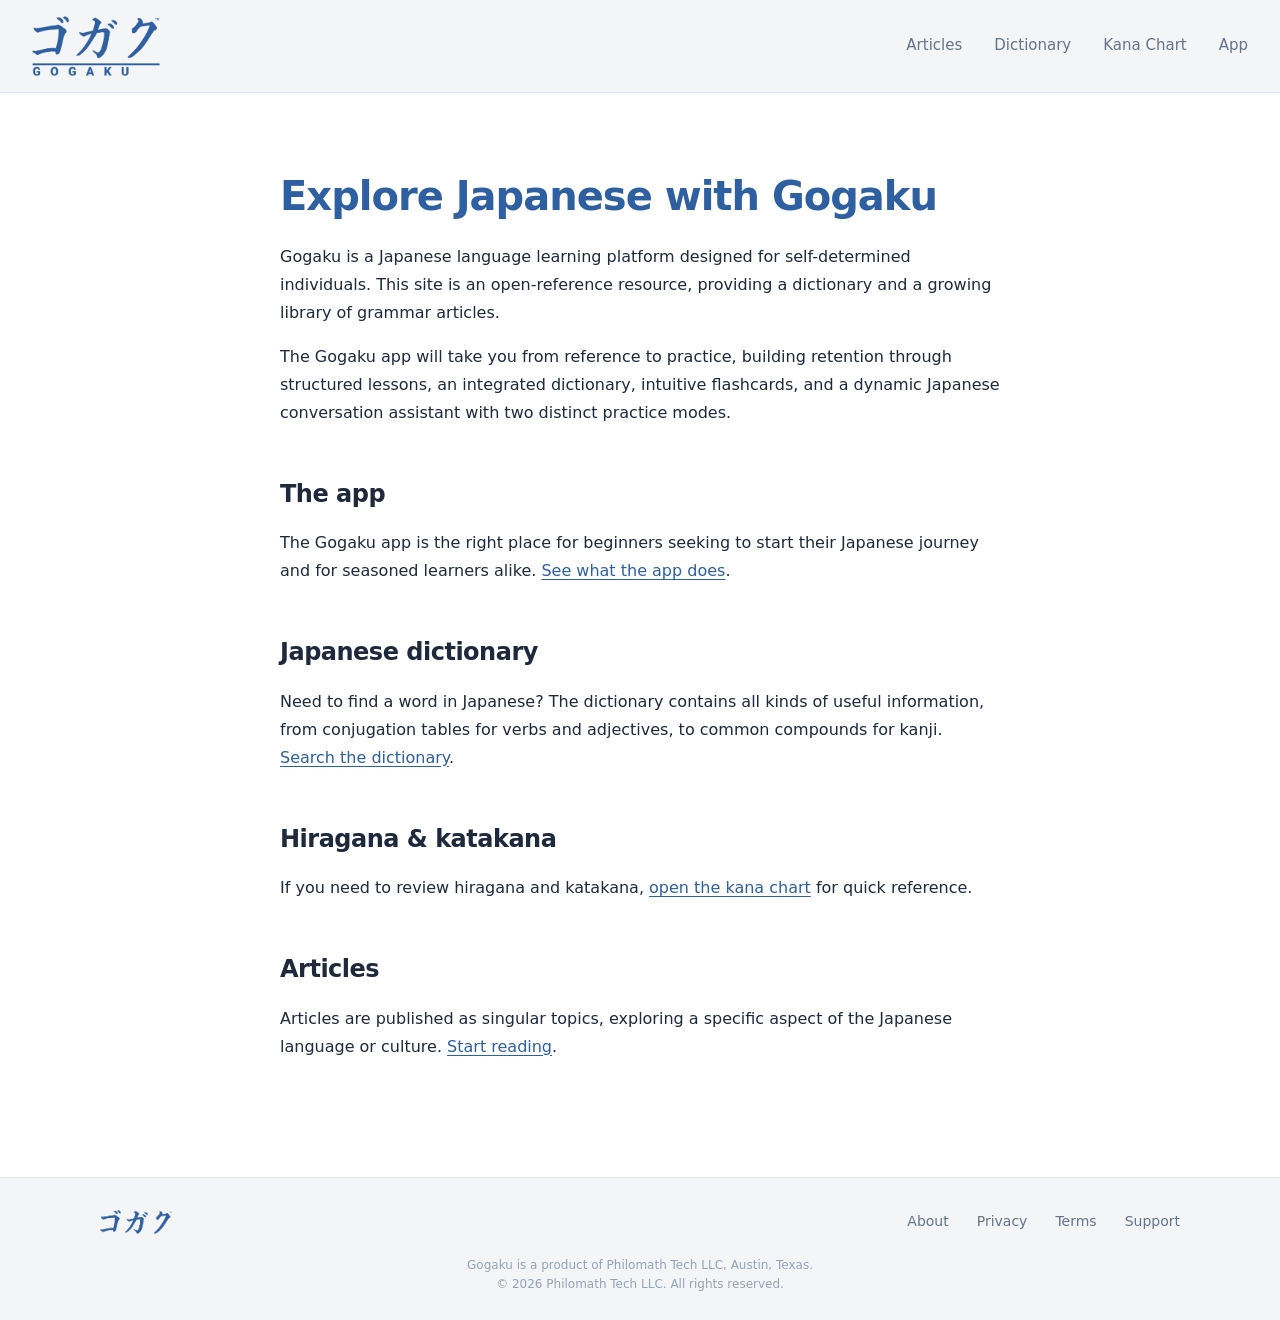
<file: index.html>
<!DOCTYPE html>
<html lang="en">
<head>
<meta charset="UTF-8">
<meta name="viewport" content="width=device-width, initial-scale=1.0">
<title>Gogaku — Learn, Search, Study and Chat in Japanese</title>
<meta name="description" content="A Japanese learning app for iOS, plus a free online dictionary, kana charts, and articles on learning Japanese.">
<link rel="canonical" href="https://gogakuapp.com/">
<link rel="icon" type="image/png" href="assets/gogaku-favicon.png">
<link rel="apple-touch-icon" sizes="180x180" href="assets/gogaku-favicon.png">
<meta name="apple-mobile-web-app-title" content="Gogaku">
<meta property="og:title" content="Gogaku — Learn, Search, Study, Chat">
<meta property="og:description" content="A Japanese learning app for iOS, plus a free online dictionary, kana charts, and articles on learning Japanese.">
<meta property="og:type" content="website">
<meta property="og:url" content="https://gogakuapp.com/">
<meta property="og:image" content="https://gogakuapp.com/assets/og-image.png">
<meta property="og:image:width" content="1200">
<meta property="og:image:height" content="630">
<meta name="twitter:card" content="summary_large_image">
<link rel="stylesheet" href="styles.css">
</head>
<body>
<nav>
  <a href="index.html" class="brand" aria-label="Gogaku — home">
    <img src="assets/gogaku-lockup-trademark.png" alt="Gogaku">
  </a>
  <div class="nav-links">
    <a href="articles.html">Articles</a>
    <a href="dictionary.html">Dictionary</a>
    <a href="kana.html">Kana Chart</a>
    <a href="app.html">App</a>
  </div>
</nav>

<section class="prose">
  <div class="container">

    <h1>Explore Japanese with Gogaku</h1>

    <p>Gogaku is a Japanese language learning platform designed for self-determined individuals. This site is an open-reference resource, providing a dictionary and a growing library of grammar articles.</p>
    <p>The Gogaku app will take you from reference to practice, building retention through structured lessons, an integrated dictionary, intuitive flashcards, and a dynamic Japanese conversation assistant with two distinct practice modes.</p>

    <h2>The app</h2>
    <p>The Gogaku app is the right place for beginners seeking to start their Japanese journey and for seasoned learners alike. <a href="app.html">See what the app does</a>.</p>

    <h2>Japanese dictionary</h2>
    <p>Need to find a word in Japanese? The dictionary contains all kinds of useful information, from conjugation tables for verbs and adjectives, to common compounds for kanji. <a href="dictionary.html">Search the dictionary</a>.</p>

    <h2>Hiragana & katakana</h2>
    <p>If you need to review hiragana and katakana, <a href="kana.html">open the kana chart</a> for quick reference.</p>

    <h2>Articles</h2>
    <p>Articles are published as singular topics, exploring a specific aspect of the Japanese language or culture. <a href="articles.html">Start reading</a>.</p>

  </div>
</section>

<!-- FOOTER -->
<footer>
  <div class="footer-inner">
    <div class="footer-brand">
      <img src="assets/gogaku-wordmark-trademark.png" alt="Gogaku">
    </div>
    <div class="footer-links">
      <a href="about.html">About</a>
      <a href="privacy.html">Privacy</a>
      <a href="terms.html">Terms</a>
      <a href="mailto:support@gogakuapp.com">Support</a>
    </div>
  </div>
  <div class="footer-bottom">
    Gogaku is a product of Philomath Tech LLC, Austin, Texas.<br>
    © 2026 Philomath Tech LLC. All rights reserved.
  </div>
</footer>

<script src="site.js"></script>

</body>
</html>
</file>
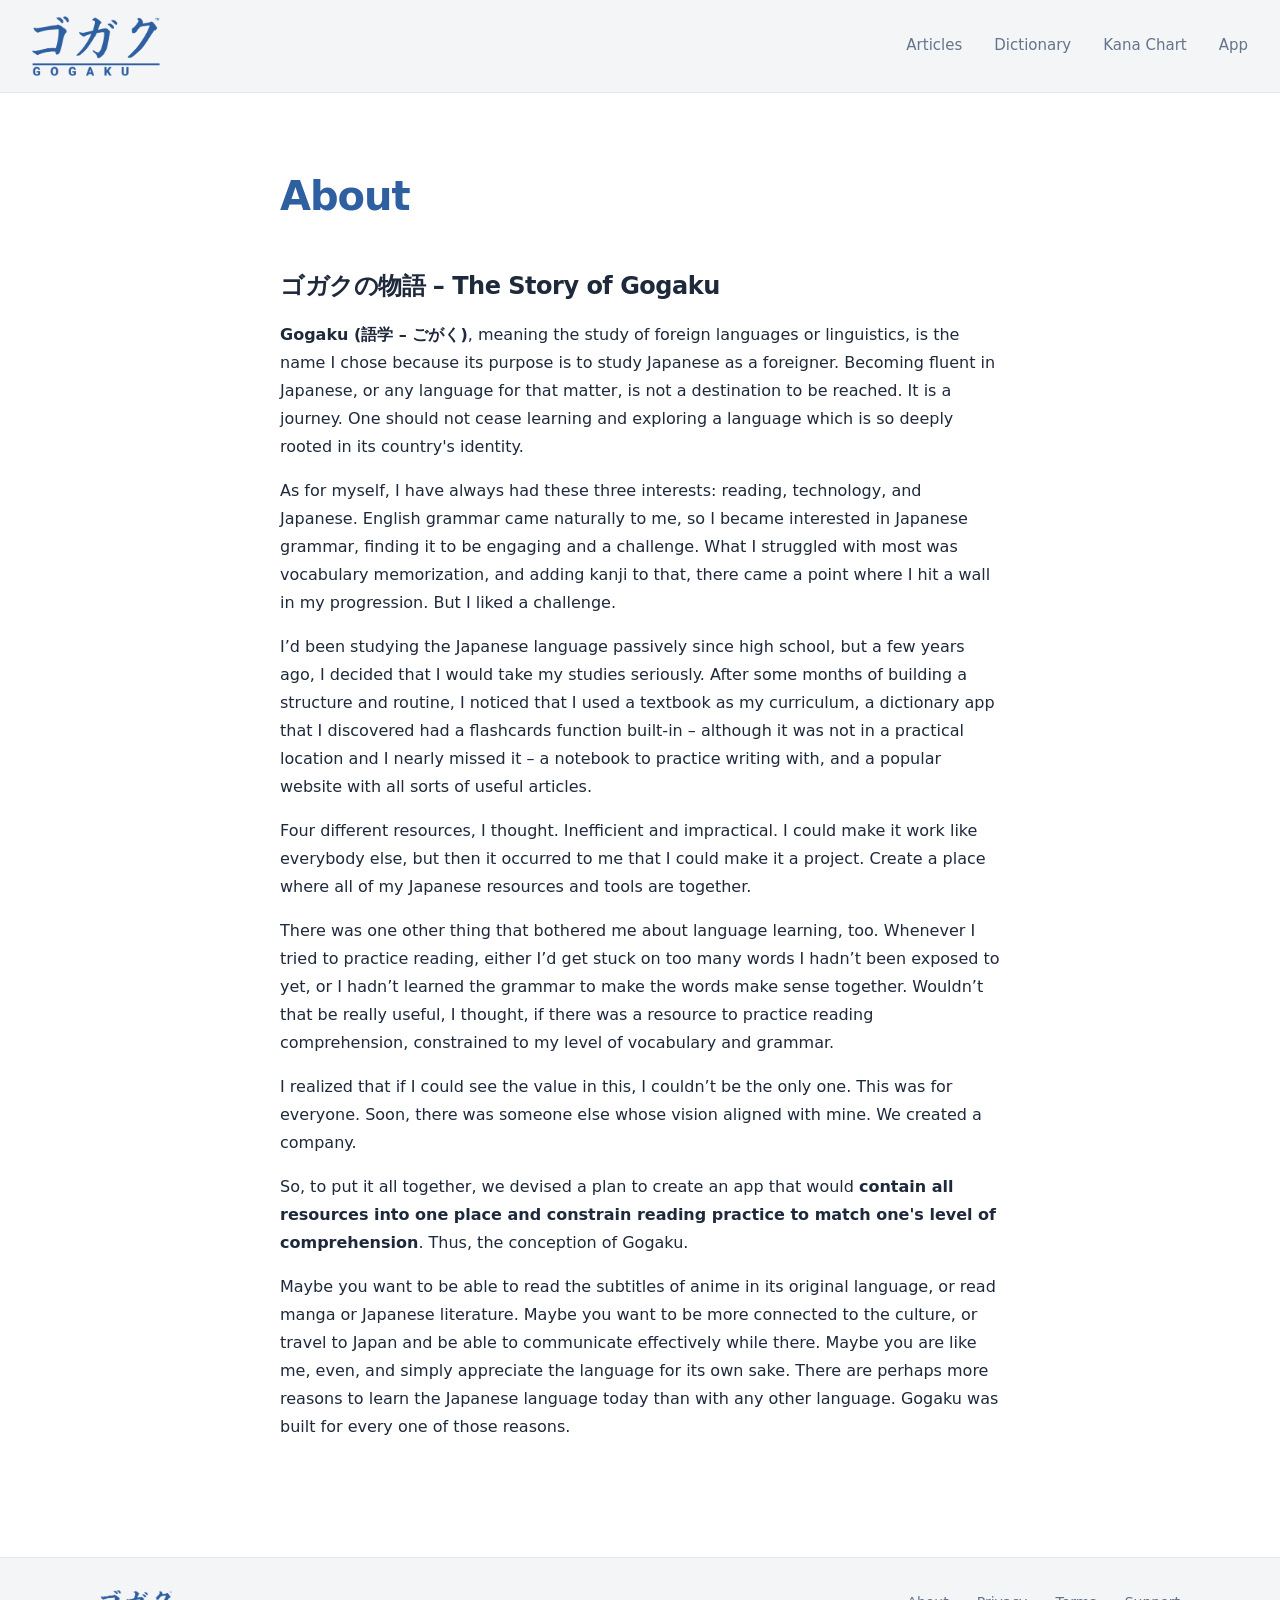
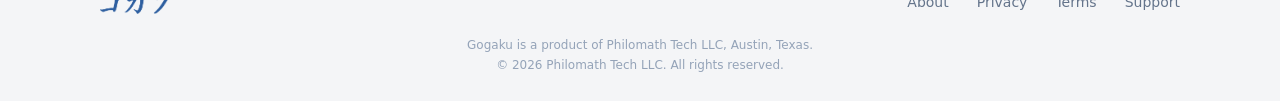
<file: about.html>
<!DOCTYPE html>
<html lang="en">
<head>
<meta charset="UTF-8">
<meta name="viewport" content="width=device-width, initial-scale=1.0">
<title>About — Gogaku</title>
<meta name="description" content="Why Gogaku exists, what makes it different, and who's behind it.">
<link rel="icon" type="image/png" href="assets/gogaku-favicon.png">
<link rel="apple-touch-icon" sizes="180x180" href="assets/gogaku-favicon.png">
<meta name="apple-mobile-web-app-title" content="Gogaku">
<link rel="stylesheet" href="styles.css">
</head>
<body>

<nav>
  <a href="index.html" class="brand" aria-label="Gogaku — home">
    <img src="assets/gogaku-lockup-trademark.png" alt="Gogaku">
  </a>
  <div class="nav-links">
    <a href="articles.html">Articles</a>
    <a href="dictionary.html">Dictionary</a>
    <a href="kana.html">Kana Chart</a>
    <a href="app.html">App</a>
  </div>
</nav>

<!-- PROSE -->
<section class="prose">
  <div class="container">

    <h1>About</h1>

    <h2>ゴガクの物語 – The Story of Gogaku</h2>

    <p><strong>Gogaku (語学 – ごがく)</strong>, meaning the study of foreign languages or linguistics, is the name I chose because its purpose is to study Japanese as a foreigner. Becoming fluent in Japanese, or any language for that matter, is not a destination to be reached. It is a journey. One should not cease learning and exploring a language which is so deeply rooted in its country's identity.</p>

    <p>As for myself, I have always had these three interests: reading, technology, and Japanese. English grammar came naturally to me, so I became interested in Japanese grammar, finding it to be engaging and a challenge. What I struggled with most was vocabulary memorization, and adding kanji to that, there came a point where I hit a wall in my progression. But I liked a challenge. </p>

    <p>
      I’d been studying the Japanese language passively since high school, but a few years ago, I decided that I would take my studies seriously. After some months of building a structure and routine, I noticed that I used a textbook as my curriculum, a dictionary app that I discovered had a flashcards function built-in – although it was not in a practical location and I nearly missed it – a notebook to practice writing with, and a popular website with all sorts of useful articles.
    </p>

    <p>
      Four different resources, I thought. Inefficient and impractical. I could make it work like everybody else, but then it occurred to me that I could make it a project. Create a place where all of my Japanese resources and tools are together.
    </p>

    <p>
    There was one other thing that bothered me about language learning, too. Whenever I tried to practice reading, either I’d get stuck on too many words I hadn’t been exposed to yet, or I hadn’t learned the grammar to make the words make sense together. Wouldn’t that be really useful, I thought, if there was a resource to practice reading comprehension, constrained to my level of vocabulary and grammar. 
    </p>

    <p>
      I realized that if I could see the value in this, I couldn’t be the only one. This was for everyone. Soon, there was someone else whose vision aligned with mine. We created a company.
    </p>

    <p>
      So, to put it all together, we devised a plan to create an app that would <strong>contain all resources into one place and constrain reading practice to match one's level of comprehension</strong>. Thus, the conception of Gogaku.
    </p>

    <p>
      Maybe you want to be able to read the subtitles of anime in its original language, or read manga or Japanese literature. Maybe you want to be more connected to the culture, or travel to Japan and be able to communicate effectively while there. Maybe you are like me, even, and simply appreciate the language for its own sake. There are perhaps more reasons to learn the Japanese language today than with any other language. Gogaku was built for every one of those reasons.
    </p>
  </div>
</section>

<!-- FOOTER -->
<footer>
  <div class="footer-inner">
    <div class="footer-brand">
      <img src="assets/gogaku-wordmark-trademark.png" alt="Gogaku">
    </div>
    <div class="footer-links">
      <a href="about.html">About</a>
      <a href="privacy.html">Privacy</a>
      <a href="terms.html">Terms</a>
      <a href="mailto:support@gogakuapp.com">Support</a>
    </div>
  </div>
  <div class="footer-bottom">
    Gogaku is a product of Philomath Tech LLC, Austin, Texas.<br>
    © 2026 Philomath Tech LLC. All rights reserved.
  </div>
</footer>

<script src="site.js"></script>

</body>
</html>
</file>
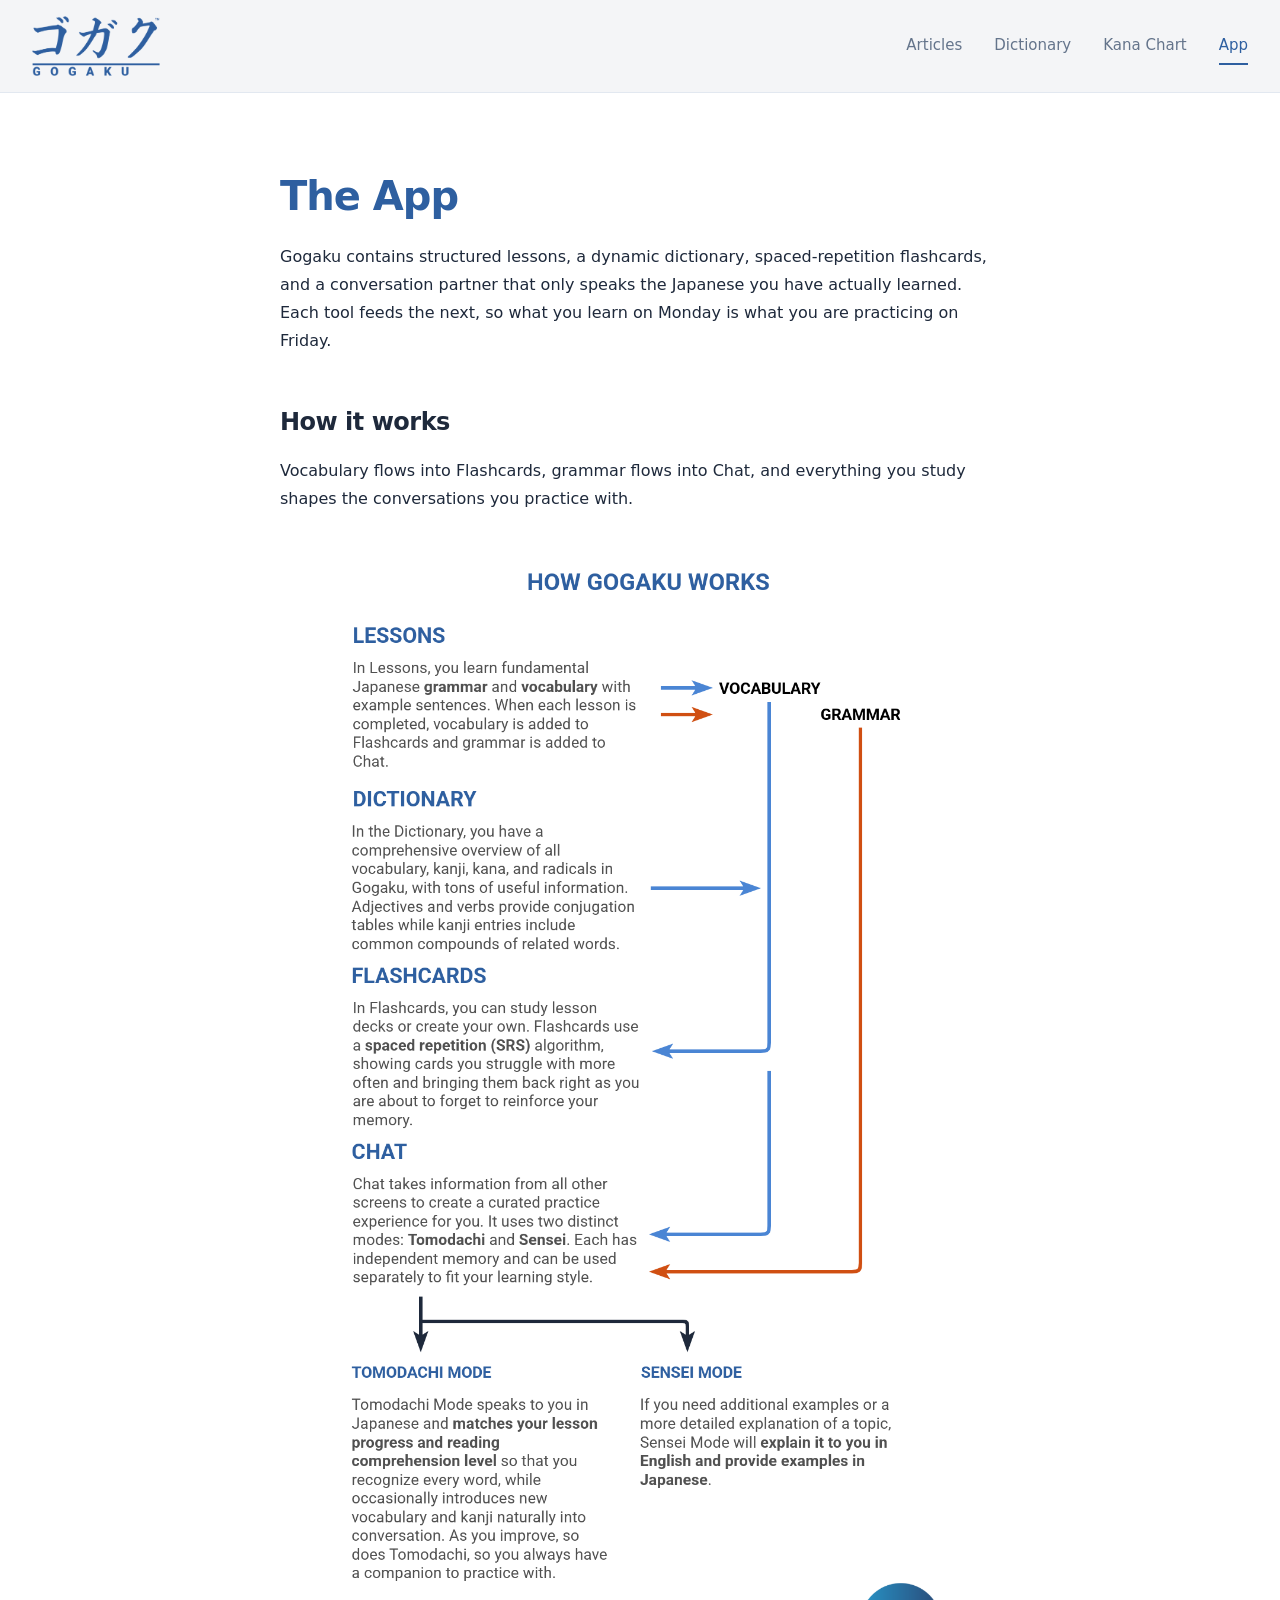
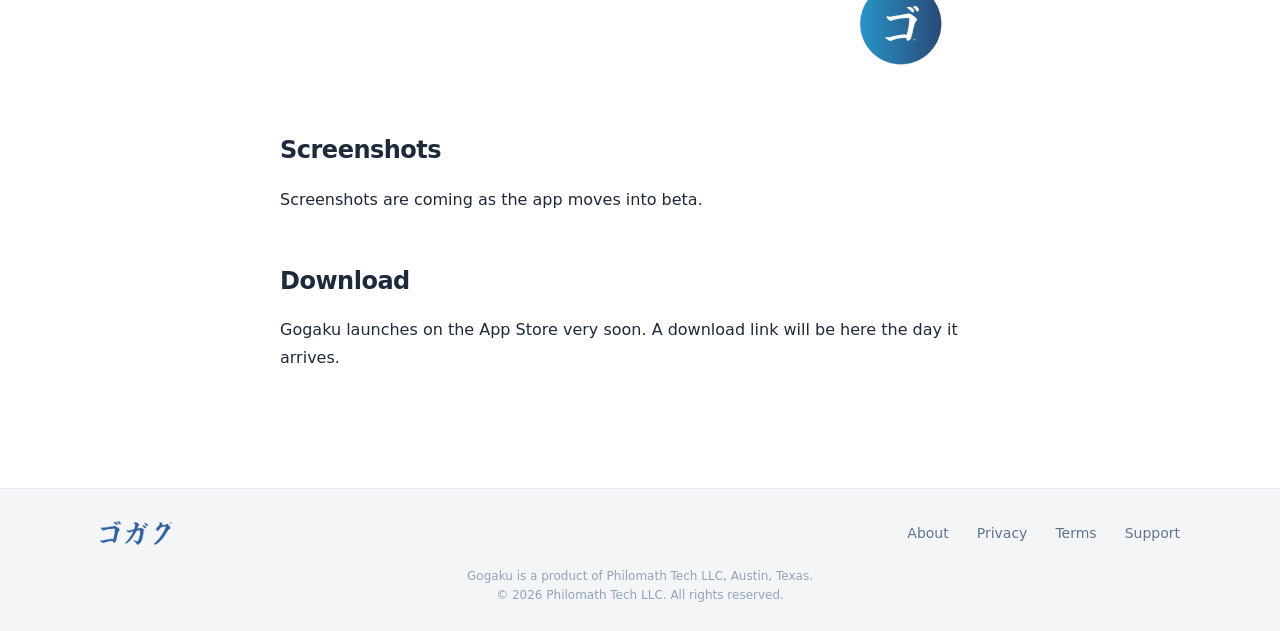
<file: app.html>
<!DOCTYPE html>
<html lang="en">
<head>
<meta charset="UTF-8">
<meta name="viewport" content="width=device-width, initial-scale=1.0">
<title>The App — Gogaku for iOS</title>
<meta name="description" content="Gogaku is a Japanese learning app for iOS. Structured lessons, a real dictionary, spaced-repetition flashcards, and a conversation partner that stays inside the vocabulary you have actually learned.">
<link rel="canonical" href="https://gogakuapp.com/app.html">
<link rel="icon" type="image/png" href="assets/gogaku-favicon.png">
<link rel="apple-touch-icon" sizes="180x180" href="assets/gogaku-favicon.png">
<meta name="apple-mobile-web-app-title" content="Gogaku">
<meta property="og:title" content="The App — Gogaku for iOS">
<meta property="og:description" content="Gogaku is a Japanese learning app for iOS. Structured lessons, a real dictionary, spaced-repetition flashcards, and a conversation partner that stays inside the vocabulary you have actually learned.">
<meta property="og:type" content="website">
<meta property="og:url" content="https://gogakuapp.com/app.html">
<meta property="og:image" content="https://gogakuapp.com/assets/og-image.png">
<meta property="og:image:width" content="1200">
<meta property="og:image:height" content="630">
<meta name="twitter:card" content="summary_large_image">
<link rel="stylesheet" href="styles.css">
</head>
<body>
<nav>
  <a href="index.html" class="brand" aria-label="Gogaku — home">
    <img src="assets/gogaku-lockup-trademark.png" alt="Gogaku">
  </a>
  <div class="nav-links">
    <a href="articles.html">Articles</a>
    <a href="dictionary.html">Dictionary</a>
    <a href="kana.html">Kana Chart</a>
    <a href="app.html" class="active">App</a>
  </div>
</nav>

<section class="prose">
  <div class="container">

    <h1>The App</h1>

    <p>Gogaku contains structured lessons, a dynamic dictionary, spaced-repetition flashcards, and a conversation partner that only speaks the Japanese you have actually learned. Each tool feeds the next, so what you learn on Monday is what you are practicing on Friday.</p>

    <h2>How it works</h2>

    <p>Vocabulary flows into Flashcards, grammar flows into Chat, and everything you study shapes the conversations you practice with.</p>

    <img class="diagram" src="assets/how-gogaku-works.png"
         width="1080" height="1920" loading="lazy"
         alt="How Gogaku works. Lessons teach grammar and vocabulary; completed lessons send vocabulary to Flashcards and grammar to Chat. The Dictionary covers all vocabulary, kanji, kana and radicals, and also feeds Flashcards. Flashcards use a spaced repetition algorithm to resurface cards you struggle with. Chat draws on every other screen and splits into two modes: Tomodachi Mode, which speaks Japanese matched to your lesson progress and comprehension level, and Sensei Mode, which explains topics in English with Japanese examples.">

    <h2>Screenshots</h2>
    <p>Screenshots are coming as the app moves into beta.</p>

    <h2>Download</h2>
    <p>Gogaku launches on the App Store very soon. A download link will be here the day it arrives.</p>

  </div>
</section>

<!-- FOOTER -->
<footer>
  <div class="footer-inner">
    <div class="footer-brand">
      <img src="assets/gogaku-wordmark-trademark.png" alt="Gogaku">
    </div>
    <div class="footer-links">
      <a href="about.html">About</a>
      <a href="privacy.html">Privacy</a>
      <a href="terms.html">Terms</a>
      <a href="mailto:support@gogakuapp.com">Support</a>
    </div>
  </div>
  <div class="footer-bottom">
    Gogaku is a product of Philomath Tech LLC, Austin, Texas.<br>
    © 2026 Philomath Tech LLC. All rights reserved.
  </div>
</footer>

<script src="site.js"></script>

</body>
</html>
</file>
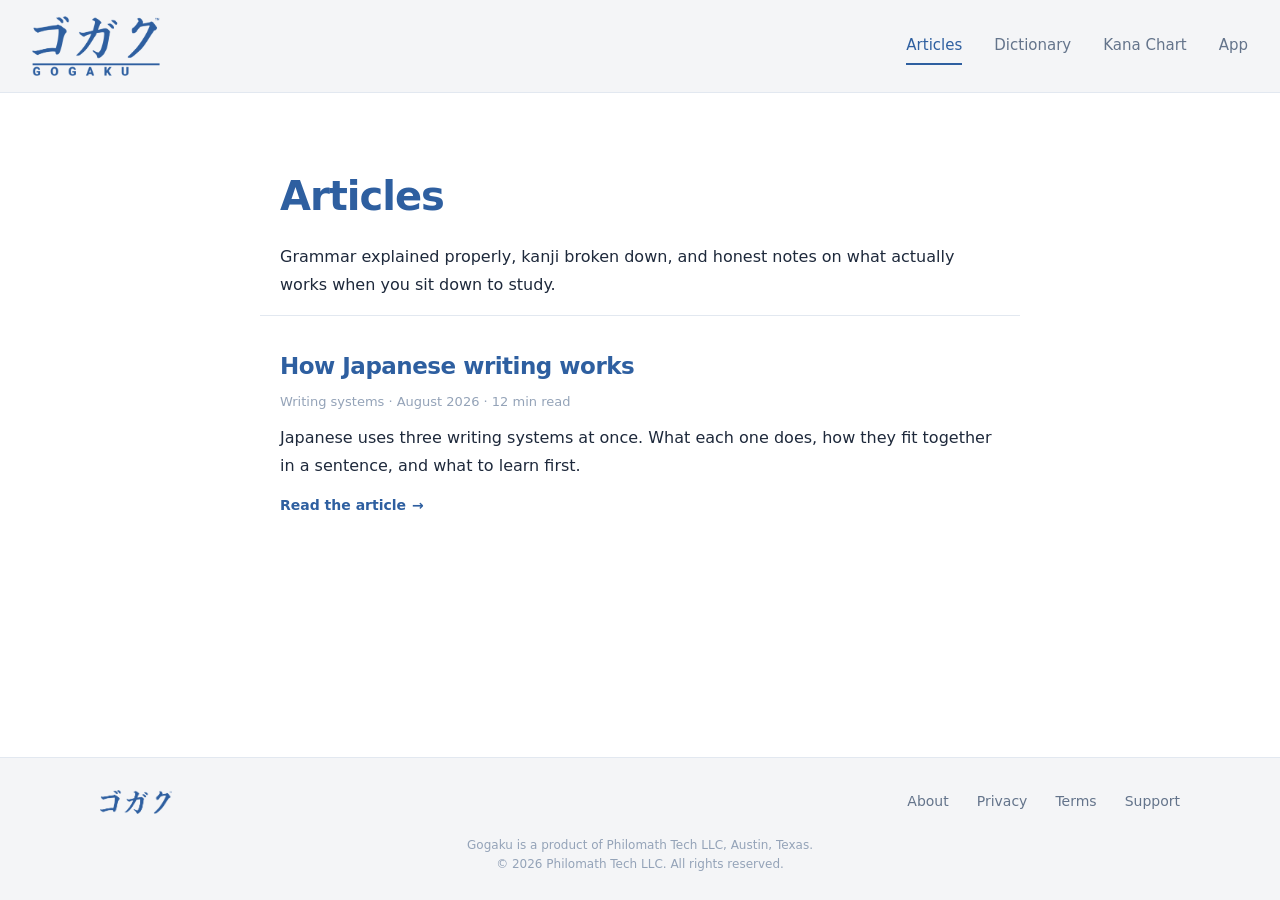
<file: articles.html>
<!DOCTYPE html>
<html lang="en">
<head>
<meta charset="UTF-8">
<meta name="viewport" content="width=device-width, initial-scale=1.0">
<title>Articles — Gogaku</title>
<meta name="description" content="Guides and explanations on learning Japanese — grammar, kanji, vocabulary, and how to actually study.">
<link rel="canonical" href="https://gogakuapp.com/articles.html">
<link rel="icon" type="image/png" href="assets/gogaku-favicon.png">
<link rel="apple-touch-icon" sizes="180x180" href="assets/gogaku-favicon.png">
<meta name="apple-mobile-web-app-title" content="Gogaku">
<meta property="og:title" content="Articles — Gogaku">
<meta property="og:description" content="Guides and explanations on learning Japanese — grammar, kanji, vocabulary, and how to actually study.">
<meta property="og:type" content="website">
<meta property="og:url" content="https://gogakuapp.com/articles.html">
<meta property="og:image" content="https://gogakuapp.com/assets/og-image.png">
<meta property="og:image:width" content="1200">
<meta property="og:image:height" content="630">
<meta name="twitter:card" content="summary_large_image">
<link rel="stylesheet" href="styles.css">
</head>
<body>
<nav>
  <a href="index.html" class="brand" aria-label="Gogaku — home">
    <img src="assets/gogaku-lockup-trademark.png" alt="Gogaku">
  </a>
  <div class="nav-links">
    <a href="articles.html" class="active">Articles</a>
    <a href="dictionary.html">Dictionary</a>
    <a href="kana.html">Kana Chart</a>
    <a href="app.html">App</a>
  </div>
</nav>

<section class="prose">
  <div class="container">

    <h1>Articles</h1>

    <p>Grammar explained properly, kanji broken down, and honest notes on what actually works when you sit down to study.</p>

    <!-- ==================================================================
         HOW TO ADD A POST
         1. Copy  articles/_template.html  to  articles/your-slug.html
         2. Copy the commented .post block below, paste it at the TOP of
            the list, and fill in the three fields.
         3. Add the new URL to sitemap.xml.
         4. Delete the "being written" paragraph once the first post is live.
         ================================================================== -->

    <a class="post" href="articles/japanese-writing-systems.html">
      <h2>How Japanese writing works</h2>
      <p class="post-meta">Writing systems &middot; August 2026 &middot; 12 min read</p>
      <p>Japanese uses three writing systems at once. What each one does, how they fit together in a sentence, and what to learn first.</p>
      <span class="post-read">Read the article<span aria-hidden="true">&rarr;</span></span>
    </a>

    <!--
    <a class="post" href="articles/your-slug.html">
      <h2>The title, written the way someone would search for it</h2>
      <p class="post-meta">Grammar &middot; August 2026 &middot; 8 min read</p>
      <p>One or two sentences on what the reader walks away with. Reuse this as the page's meta description so the two always agree.</p>
      <span class="post-read">Read the article<span aria-hidden="true">&rarr;</span></span>
    </a>
    -->

  </div>
</section>

<!-- FOOTER -->
<footer>
  <div class="footer-inner">
    <div class="footer-brand">
      <img src="assets/gogaku-wordmark-trademark.png" alt="Gogaku">
    </div>
    <div class="footer-links">
      <a href="about.html">About</a>
      <a href="privacy.html">Privacy</a>
      <a href="terms.html">Terms</a>
      <a href="mailto:support@gogakuapp.com">Support</a>
    </div>
  </div>
  <div class="footer-bottom">
    Gogaku is a product of Philomath Tech LLC, Austin, Texas.<br>
    © 2026 Philomath Tech LLC. All rights reserved.
  </div>
</footer>

<script src="site.js"></script>

</body>
</html>
</file>
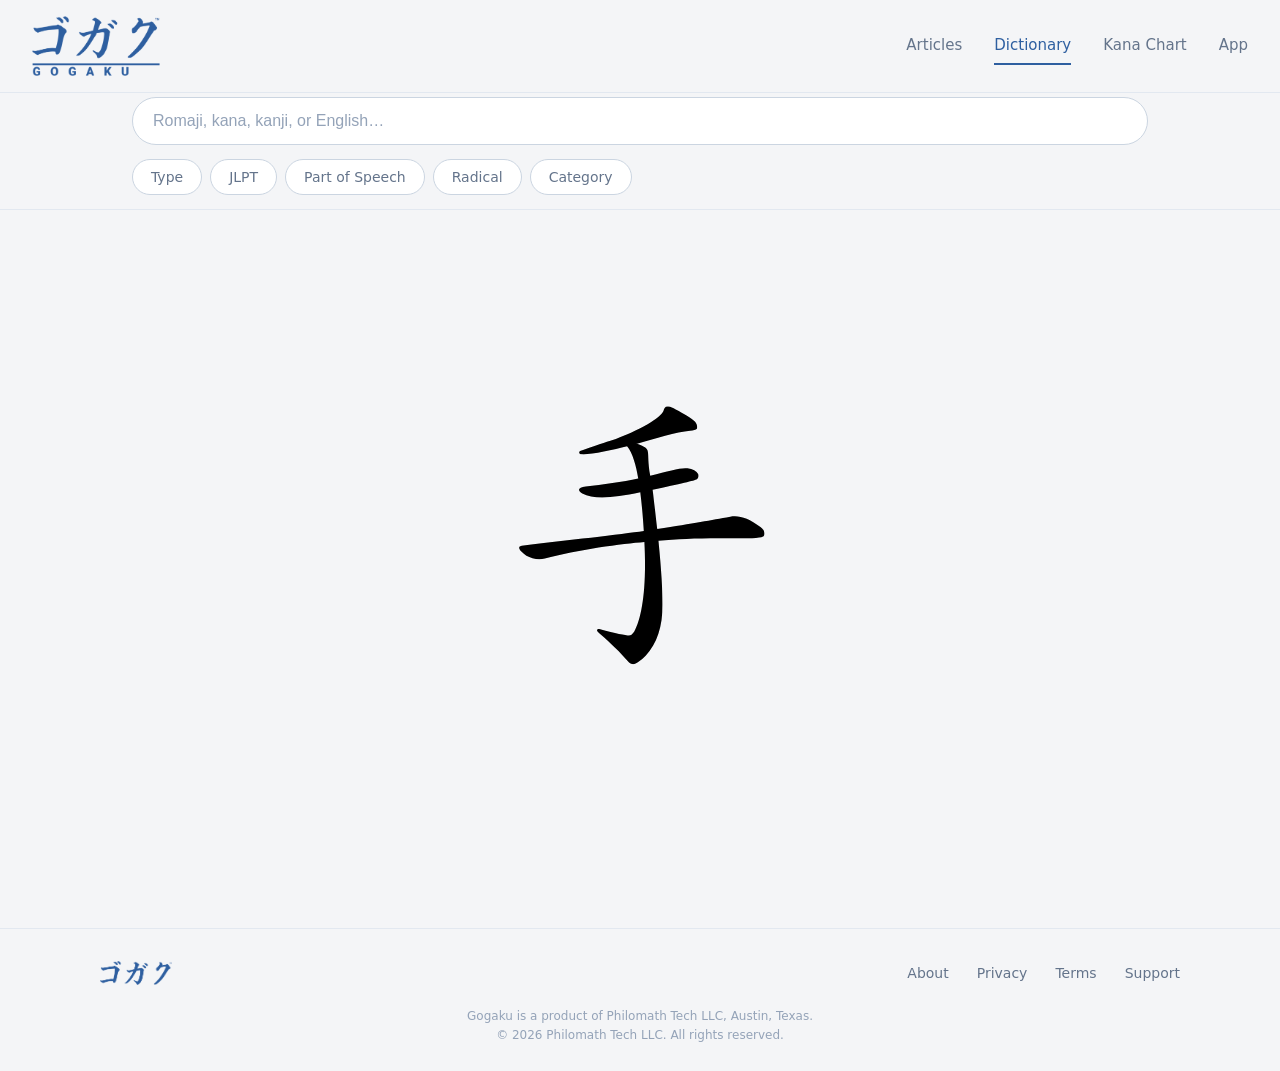
<file: dictionary.html>
<!DOCTYPE html>
<html lang="en">
<head>
<meta charset="UTF-8">
<meta name="viewport" content="width=device-width, initial-scale=1.0">
<title>Dictionary — Gogaku</title>
<meta name="description" content="Search Gogaku's Japanese dictionary — over 10,000 words and kanji with readings, meanings, JLPT levels, radicals, conjugation tables and example sentences.">
<link rel="icon" type="image/png" href="assets/gogaku-favicon.png">
<link rel="apple-touch-icon" sizes="180x180" href="assets/gogaku-favicon.png">
<meta name="apple-mobile-web-app-title" content="Gogaku">
<meta property="og:title" content="Dictionary — Gogaku">
<meta property="og:description" content="Over 10,000 Japanese words and kanji with readings, meanings, JLPT levels and conjugations.">
<meta property="og:type" content="website">
<meta property="og:url" content="https://gogakuapp.com/dictionary.html">
<meta property="og:image" content="https://gogakuapp.com/assets/og-image.png">
<meta property="og:image:width" content="1200">
<meta property="og:image:height" content="630">
<meta name="twitter:card" content="summary_large_image">
<link rel="stylesheet" href="styles.css?v=3">
<link rel="stylesheet" href="dictionary.css?v=3">
</head>
<body>

<nav>
  <a href="index.html" class="brand" aria-label="Gogaku — home">
    <img src="assets/gogaku-lockup-trademark.png" alt="Gogaku">
  </a>
  <div class="nav-links">
    <a href="articles.html">Articles</a>
    <a href="dictionary.html" class="active">Dictionary</a>
    <a href="kana.html">Kana Chart</a>
    <a href="app.html">App</a>
  </div>
</nav>

<h1 class="sr-only">Gogaku Japanese dictionary</h1>

<div class="dict-bar">
  <div class="wrap">
    <div class="dict-field">
      <input id="q" type="search" autocomplete="off" spellcheck="false"
             placeholder="Romaji, kana, kanji, or English…" aria-label="Search the dictionary">
      <button class="dict-clear" id="clear" aria-label="Clear search">&times;</button>
    </div>
    <div class="facet-tabs" id="tabs" role="tablist"></div>
  </div>
  <div class="facet-band" id="band" hidden>
    <div class="wrap" id="band-body"></div>
  </div>
  <div class="chips" id="chips" hidden></div>
</div>

<p class="dict-loading" id="loading">Loading the dictionary…</p>

<main class="dict-main" id="shell" data-mode="idle" hidden>
  <section class="results-col" id="results-col">
    <p class="dict-count" id="count"></p>
    <div class="results" id="results"></div>
    <nav class="pager" id="pager" aria-label="Results pages"></nav>
  </section>

  <div class="stroke-stage" id="stroke-stage" aria-hidden="true">
    <div class="stroke-holder" id="stroke-holder"></div>
  </div>

  <aside class="detail" id="detail" aria-live="polite">
    <div class="sheet-head">
      <button class="sheet-back" id="sheet-close">
        <svg viewBox="0 0 24 24" aria-hidden="true"><path d="M15 5l-7 7 7 7"/></svg>
        <span>Results</span>
      </button>
    </div>
    <div class="detail-scroll" id="detail-scroll"></div>
  </aside>
</main>

<footer>
  <div class="footer-inner">
    <div class="footer-brand">
      <img src="assets/gogaku-wordmark-trademark.png" alt="Gogaku">
    </div>
    <div class="footer-links">
      <a href="about.html">About</a>
      <a href="privacy.html">Privacy</a>
      <a href="terms.html">Terms</a>
      <a href="mailto:support@gogakuapp.com">Support</a>
    </div>
  </div>
  <div class="footer-bottom">
    Gogaku is a product of Philomath Tech LLC, Austin, Texas.<br>
    © 2026 Philomath Tech LLC. All rights reserved.
  </div>
</footer>

<script>
(function () {
  'use strict';

  var DATA = 'data/';
  var PAGE = 25;

  /* Mirrors the app's theme.js palette. */
  var TONE = {
    tab:      '#2e5fa0',   /* primary — Royal Oxford, the facet tabs */
    type:     '#4a85d4',   /* vocabAccent */
    kanji:    '#d04f12',   /* kanjiAccent */
    jlpt:     '#138a73',   /* badgeSolidJLPT */
    pos:      '#2e5fa0',   /* primary */
    radical:  '#d04f12',   /* kanjiAccent */
    category: '#d05a85'    /* pink */
  };
  var TYPE_LABEL = { v: 'Vocabulary', k: 'Kanji', g: 'Grammar' };

  /* index columns */
  var ID = 0, WORD = 1, READ = 2, MEAN = 3, TYPE = 4, POS = 5,
      JLPT = 6, CAT = 7, RAD = 8, RADPOS = 9, MEANLC = 10, ROMAJI = 11;

  var VERB_LABELS = [
    ['polite',        'Polite',                'do / will do (polite)'],
    ['plain',         'Plain',                 'do / will do'],
    ['politeNeg',     'Polite negative',       "don't / won't (polite)"],
    ['plainNeg',      'Plain negative',        "don't / won't"],
    ['politePast',    'Polite past',           'did (polite)'],
    ['plainPast',     'Plain past',            'did'],
    ['politePastNeg', 'Polite past negative',  "didn't (polite)"],
    ['pastNeg',       'Plain past negative',   "didn't"],
    ['te',            'Te form',               'and / please'],
    ['tai',           'Tai form',              'want to'],
    ['volPolite',     'Polite volitional',     "let's / shall (polite)"],
    ['vol',           'Plain volitional',      "let's / shall"],
    ['pot',           'Potential',             'can / able to'],
    ['imp',           'Imperative',            'command'],
    ['cond',          'Conditional',           'if / when'],
    ['adv',           'Adverbial',             'as an adverb']
  ];

  var ADJ_LABELS = [
    ['polite',        'Polite',                'is (polite)'],
    ['plain',         'Plain',                 'is'],
    ['politeNeg',     'Polite negative',       'is not (polite)'],
    ['plainNeg',      'Plain negative',        'is not'],
    ['politePast',    'Polite past',           'was (polite)'],
    ['plainPast',     'Plain past',            'was'],
    ['politePastNeg', 'Polite past negative',  'was not (polite)'],
    ['pastNeg',       'Plain past negative',   'was not'],
    ['te',            'Te form',               'and / linking'],
    ['cond',          'Conditional',           'if / when'],
    ['adv',           'Adverbial',             'as an adverb'],
    ['volPolite',     'Polite volitional',     'probably (polite)'],
    ['vol',           'Plain volitional',      'probably'],
    ['tai',           'Tai form',              'want to'],
    ['pot',           'Potential',             'can / able to'],
    ['imp',           'Imperative',            'command']
  ];

  var entries = [], byId = {}, kanjiByChar = {}, details = null, meta = null;
  var view = [], page = 0, selected = null, activeTab = '';
  var pushedEntries = 0;   // how many entry states we have pushed onto history
  var queryFromStroke = false;   // search box was filled by tapping the animation

  var state = { q: '', type: '', jlpt: '', pos: '', radical: '', radPos: '', category: '' };

  var el = {};
  ['q','clear','tabs','band','band-body','chips','results','count','detail',
   'detail-scroll','sheet-close','shell','loading','pager','results-col',
   'stroke-stage','stroke-holder'].forEach(function (id) {
    el[id.replace(/-(\w)/g, function (m, c) { return c.toUpperCase(); })] =
      document.getElementById(id);
  });
  el.bar = document.querySelector('.dict-bar');

  /* ---------- romaji ------------------------------------------------- */

  var KANA_MAP = {
    'あ':'a','い':'i','う':'u','え':'e','お':'o',
    'か':'ka','き':'ki','く':'ku','け':'ke','こ':'ko',
    'が':'ga','ぎ':'gi','ぐ':'gu','げ':'ge','ご':'go',
    'さ':'sa','し':'shi','す':'su','せ':'se','そ':'so',
    'ざ':'za','じ':'ji','ず':'zu','ぜ':'ze','ぞ':'zo',
    'た':'ta','ち':'chi','つ':'tsu','て':'te','と':'to',
    'だ':'da','ぢ':'ji','づ':'zu','で':'de','ど':'do',
    'な':'na','に':'ni','ぬ':'nu','ね':'ne','の':'no',
    'は':'ha','ひ':'hi','ふ':'fu','へ':'he','ほ':'ho',
    'ば':'ba','び':'bi','ぶ':'bu','べ':'be','ぼ':'bo',
    'ぱ':'pa','ぴ':'pi','ぷ':'pu','ぺ':'pe','ぽ':'po',
    'ま':'ma','み':'mi','む':'mu','め':'me','も':'mo',
    'や':'ya','ゆ':'yu','よ':'yo',
    'ら':'ra','り':'ri','る':'ru','れ':'re','ろ':'ro',
    'わ':'wa','ゐ':'i','ゑ':'e','を':'o','ん':'n',
    'ゃ':'ya','ゅ':'yu','ょ':'yo','ぁ':'a','ぃ':'i','ぅ':'u','ぇ':'e','ぉ':'o'
  };
  var DIGRAPH = {
    'きゃ':'kya','きゅ':'kyu','きょ':'kyo','しゃ':'sha','しゅ':'shu','しょ':'sho',
    'ちゃ':'cha','ちゅ':'chu','ちょ':'cho','にゃ':'nya','にゅ':'nyu','にょ':'nyo',
    'ひゃ':'hya','ひゅ':'hyu','ひょ':'hyo','みゃ':'mya','みゅ':'myu','みょ':'myo',
    'りゃ':'rya','りゅ':'ryu','りょ':'ryo','ぎゃ':'gya','ぎゅ':'gyu','ぎょ':'gyo',
    'じゃ':'ja','じゅ':'ju','じょ':'jo','びゃ':'bya','びゅ':'byu','びょ':'byo',
    'ぴゃ':'pya','ぴゅ':'pyu','ぴょ':'pyo'
  };

  function toHiragana(text) {
    return String(text || '').replace(/[\u30a1-\u30f6]/g, function (ch) {
      return String.fromCharCode(ch.charCodeAt(0) - 0x60);
    });
  }

  function toRomaji(kana) {
    var src = toHiragana(kana), out = '', i = 0;
    while (i < src.length) {
      var pair = src.substr(i, 2);
      if (DIGRAPH[pair]) { out += DIGRAPH[pair]; i += 2; continue; }
      var ch = src.charAt(i);
      if (ch === 'っ') {
        var nxt = DIGRAPH[src.substr(i + 1, 2)] || KANA_MAP[src.charAt(i + 1)] || '';
        if (nxt) { out += nxt.charAt(0); }
        i += 1; continue;
      }
      if (ch === 'ー') { i += 1; continue; }
      out += KANA_MAP[ch] || ch;
      i += 1;
    }
    return out;
  }

  function ruby(segments, fallback) {
    if (!segments || !segments.length) { return esc(fallback || ''); }
    var html = '';
    for (var i = 0; i < segments.length; i++) {
      var text = esc(segments[i][0]);
      html += segments[i][1]
        ? '<ruby>' + text + '<rt>' + esc(segments[i][1]) + '</rt></ruby>'
        : text;
    }
    return html;
  }

  /* Every kanji in a vocabulary word links to its own entry, so you can study
     the characters from the word side. Spans rather than buttons: <ruby> is
     fussy about interactive descendants in Safari. */
  function kanjiChars(text) {
    var out = '', str = String(text || ''), i = 0;
    while (i < str.length) {
      var code = str.charCodeAt(i);
      var size = (code >= 0xD800 && code <= 0xDBFF && i + 1 < str.length) ? 2 : 1;
      var ch = str.substr(i, size);
      var k = kanjiByChar[ch];
      out += k
        ? '<span class="kanji-link" role="link" tabindex="0" data-id="' + esc(k[ID]) +
          '" title="Open ' + esc(ch) + '">' + esc(ch) + '</span>'
        : esc(ch);
      i += size;
    }
    return out;
  }

  function rubyLinked(segments, fallback) {
    if (!segments || !segments.length) { return kanjiChars(fallback || ''); }
    var html = '';
    for (var i = 0; i < segments.length; i++) {
      var base = kanjiChars(segments[i][0]);
      html += segments[i][1]
        ? '<ruby>' + base + '<rt>' + esc(segments[i][1]) + '</rt></ruby>'
        : base;
    }
    return html;
  }

  /* The kanji entry's own `reading` is its most common reading. Whichever of
     on'yomi / kun'yomi contains it gets the accent colour — it is not always
     kun'yomi. Falls back to a longest-prefix match, then to neither. */
  function readingList(value) {
    var out = [];
    var raw = String(value || '').replace(/\u3001/g, ',').split(',');
    for (var i = 0; i < raw.length; i++) {
      var text = raw[i].trim();
      if (text) { out.push(text); }
    }
    return out;
  }

  /* Returns which group holds the entry's own reading, and which single item
     inside that group it is — so only that one reading gets the accent. */
  function primaryReading(reading, on, kun) {
    var target = toHiragana(String(reading || '').trim());
    if (!target) { return null; }

    var groups = [['on', readingList(on)], ['kun', readingList(kun)]];
    var g, items, i;

    for (g = 0; g < groups.length; g++) {
      items = groups[g][1];
      for (i = 0; i < items.length; i++) {
        if (toHiragana(items[i]) === target) {
          return { group: groups[g][0], item: items[i] };
        }
      }
    }

    var best = null, bestLen = 0;
    for (g = 0; g < groups.length; g++) {
      items = groups[g][1];
      for (i = 0; i < items.length; i++) {
        var hira = toHiragana(items[i]);
        if (hira && target.indexOf(hira) === 0 && hira.length > bestLen) {
          best = { group: groups[g][0], item: items[i] };
          bestLen = hira.length;
        }
      }
    }
    return best;
  }

  /* Renders a comma-separated reading list, accenting only the matching item. */
  function readingHtml(value, accentItem) {
    var items = readingList(value);
    var out = [];
    for (var i = 0; i < items.length; i++) {
      var hit = accentItem !== null && items[i] === accentItem;
      out.push('<span class="yomi' + (hit ? ' primary' : '') + '">' +
               esc(items[i]) + '</span>');
    }
    return out.join('<span class="yomi-sep">, </span>');
  }

  function esc(text) {
    return String(text)
      .replace(/&/g, '&amp;').replace(/</g, '&lt;')
      .replace(/>/g, '&gt;').replace(/"/g, '&quot;');
  }

  /* ---------- which filters apply ------------------------------------ */

  function visibleTabs() {
    var tabs = [['type', 'Type'], ['jlpt', 'JLPT']];
    if (state.type !== 'k') { tabs.push(['pos', 'Part of Speech']); }
    if (state.type !== 'v') { tabs.push(['radical', 'Radical']); }
    tabs.push(['category', 'Category']);
    return tabs;
  }

  function pruneFilters() {
    if (state.type === 'k') { state.pos = ''; }
    if (state.type === 'v') { state.radical = ''; state.radPos = ''; }
    var names = visibleTabs().map(function (t) { return t[0]; });
    if (activeTab && names.indexOf(activeTab) === -1) { activeTab = ''; }
  }

  /* ---------- filter UI ---------------------------------------------- */

  function renderTabs() {
    var html = '';
    visibleTabs().forEach(function (tab) {
      html += '<button class="pill" type="button" role="tab" data-tab="' + tab[0] + '"' +
              ' style="--tint:' + TONE.tab + '"' +
              ' aria-selected="' + (activeTab === tab[0] ? 'true' : 'false') + '">' +
              tab[1] + '</button>';
    });
    el.tabs.innerHTML = html;
    Array.prototype.forEach.call(el.tabs.querySelectorAll('.pill'), function (b) {
      b.addEventListener('click', function () {
        var name = b.getAttribute('data-tab');
        activeTab = (activeTab === name) ? '' : name;
        renderTabs();
        renderBand();
        measureSticky();
      });
    });
  }

  function optionPill(key, value, label, tint) {
    var on = state[key] === value;
    return '<button class="pill" type="button" data-key="' + key + '"' +
           ' data-value="' + esc(value) + '" style="--tint:' + tint + '"' +
           ' aria-pressed="' + (on ? 'true' : 'false') + '">' + esc(label) + '</button>';
  }

  // Small filled-zone glyph for a radical position (matches the app diagram).
  var POS_GLYPHS = {
    'left':        '<span class="pg-fill pg-left"></span>',
    'right':       '<span class="pg-fill pg-right"></span>',
    'top':         '<span class="pg-fill pg-top"></span>',
    'bottom':      '<span class="pg-fill pg-bottom"></span>',
    'enclosure':   '<span class="pg-fill pg-full"></span><span class="pg-hole"></span>',
    'top-left':    '<span class="pg-fill pg-top"></span><span class="pg-fill pg-left"></span>',
    'bottom-left': '<span class="pg-fill pg-bottom"></span><span class="pg-fill pg-left"></span>'
  };

  // Glyph-only pill for a radical position; the position name is kept as the
  // accessible label and tooltip.
  function posPill(value, tint) {
    var on = state.radPos === value;
    var inner = POS_GLYPHS[value] || '';
    return '<button class="pill pill-glyph" type="button" data-key="radPos"' +
           ' data-value="' + esc(value) + '" style="--tint:' + tint + '"' +
           ' aria-pressed="' + (on ? 'true' : 'false') + '"' +
           ' aria-label="' + esc(value) + '" title="' + esc(value) + '">' +
           '<span class="pos-glyph" aria-hidden="true">' + inner + '</span></button>';
  }

  function renderBand() {
    if (!activeTab) { el.band.hidden = true; return; }
    el.band.hidden = false;
    var html = '', i;

    if (activeTab === 'type') {
      html = '<div class="facet-scroll">' +
             optionPill('type', 'v', 'Vocabulary', TONE.type) +
             optionPill('type', 'k', 'Kanji', TONE.kanji) +
             '</div>';
    } else if (activeTab === 'jlpt') {
      html = '<div class="facet-scroll">';
      for (i = 0; i < meta.jlpt.length; i++) {
        html += optionPill('jlpt', meta.jlpt[i], meta.jlpt[i], TONE.jlpt);
      }
      html += '</div>';
    } else if (activeTab === 'pos') {
      html = '<div class="facet-scroll">';
      for (i = 0; i < meta.partsOfSpeech.length; i++) {
        html += optionPill('pos', meta.partsOfSpeech[i], meta.partsOfSpeech[i], TONE.pos);
      }
      html += '</div>';
    } else if (activeTab === 'category') {
      html = '<div class="facet-scroll">';
      for (i = 0; i < meta.categories.length; i++) {
        html += optionPill('category', meta.categories[i], meta.categories[i], TONE.category);
      }
      html += '</div>';
    } else if (activeTab === 'radical') {
      html = '<div class="facet-scroll">' +
             optionPill('radPos', '', 'All', TONE.radical);
      for (i = 0; i < meta.radicalPositions.length; i++) {
        html += posPill(meta.radicalPositions[i], TONE.radical);
      }
      html += '</div><div class="rad-grid">';
      for (i = 0; i < meta.radicals.length; i++) {
        var rad = meta.radicals[i];
        if (state.radPos && !radicalHasPosition(rad.char, state.radPos)) { continue; }
        html += '<button class="rad-cell" type="button" data-key="radical"' +
                ' data-value="' + esc(rad.char) + '"' +
                ' title="' + esc(rad.gloss || rad.char) + '"' +
                ' aria-pressed="' + (state.radical === rad.char ? 'true' : 'false') + '">' +
                esc(rad.char) + '</button>';
      }
      html += '</div>';
    }

    el.bandBody.innerHTML = html;
    Array.prototype.forEach.call(
      el.bandBody.querySelectorAll('[data-key]'), function (btn) {
        btn.addEventListener('click', function () {
          var key = btn.getAttribute('data-key');
          var value = btn.getAttribute('data-value');
          state[key] = (state[key] === value) ? '' : value;
          // Changing what is being filtered invalidates the open entry.
          clearSelection();
          if (key === 'type') { pruneFilters(); renderTabs(); }
          renderBand();
          renderChips();
          compute();
          measureSticky();
        });
      });
  }

  var radPosCache = null;
  function radicalHasPosition(char, position) {
    if (!radPosCache) {
      radPosCache = {};
      for (var i = 0; i < entries.length; i++) {
        var e = entries[i];
        if (e[TYPE] !== 'k' || !e[RAD]) { continue; }
        (radPosCache[e[RAD]] = radPosCache[e[RAD]] || {})[e[RADPOS] || ''] = true;
      }
    }
    return !!(radPosCache[char] && radPosCache[char][position]);
  }

  function radicalGloss(char) {
    for (var i = 0; i < meta.radicals.length; i++) {
      if (meta.radicals[i].char === char) { return meta.radicals[i].gloss; }
    }
    return '';
  }

  function renderChips() {
    var items = [];
    if (state.type) {
      items.push(['type', TYPE_LABEL[state.type].toLowerCase(),
                  state.type === 'k' ? TONE.kanji : TONE.type]);
    }
    if (state.jlpt) { items.push(['jlpt', state.jlpt, TONE.jlpt]); }
    if (state.pos) { items.push(['pos', state.pos, TONE.pos]); }
    if (state.radical) {
      var gloss = radicalGloss(state.radical);
      items.push(['radical', state.radical + (gloss ? ' \u00b7 ' + gloss : ''), TONE.radical]);
    }
    if (state.radPos) { items.push(['radPos', state.radPos, TONE.radical]); }
    if (state.category) { items.push(['category', state.category, TONE.category]); }

    if (!items.length) { el.chips.hidden = true; el.chips.innerHTML = ''; return; }
    el.chips.hidden = false;

    var html = '';
    items.forEach(function (item) {
      html += '<button class="chip" type="button" data-key="' + item[0] + '"' +
              ' style="--tint:' + item[2] + '">' + esc(item[1]) +
              '<span class="x">&times;</span></button>';
    });
    html += '<button class="chip-clear" type="button" id="clear-all">Clear all</button>';
    el.chips.innerHTML = html;

    Array.prototype.forEach.call(el.chips.querySelectorAll('.chip'), function (chip) {
      chip.addEventListener('click', function () {
        state[chip.getAttribute('data-key')] = '';
        clearSelection();
        pruneFilters(); renderTabs(); renderBand(); renderChips(); compute(); measureSticky();
      });
    });
    document.getElementById('clear-all').addEventListener('click', function () {
      state.type = state.jlpt = state.pos = state.radical = state.radPos = state.category = '';
      el.q.value = '';
      state.q = '';
      queryFromStroke = false;
      el.clear.className = 'dict-clear';
      clearSelection();
      pruneFilters(); renderTabs(); renderBand(); renderChips(); compute(); measureSticky();
    });
  }

  /* ---------- search -------------------------------------------------- */

  function score(entry, query) {
    var word = entry[WORD], read = entry[READ], mean = entry[MEANLC], roma = entry[ROMAJI];
    if (word === query || read === query) { return 0; }
    if (mean === query) { return 1; }
    if (roma === query) { return 2; }
    if (word.indexOf(query) === 0 || read.indexOf(query) === 0) { return 3; }
    if (roma.indexOf(query) === 0) { return 4; }
    if (mean.indexOf(query) === 0) { return 5; }
    if (mean.indexOf(', ' + query) !== -1) { return 6; }
    if (word.indexOf(query) !== -1 || read.indexOf(query) !== -1) { return 7; }
    if (mean.indexOf(query) !== -1) { return 8; }
    if (roma.indexOf(query) !== -1) { return 9; }
    return -1;
  }

  function compute() {
    var query = state.q.trim().toLowerCase();
    var kanaQuery = toHiragana(query);
    var out = [];

    for (var i = 0; i < entries.length; i++) {
      var e = entries[i];
      if (state.type && e[TYPE] !== state.type) { continue; }
      if (state.jlpt && e[JLPT] !== state.jlpt) { continue; }
      if (state.pos && e[POS] !== state.pos) { continue; }
      if (state.category && e[CAT] !== state.category) { continue; }
      if (state.radical && (e[TYPE] !== 'k' || e[RAD] !== state.radical)) { continue; }
      if (state.radPos && (e[TYPE] !== 'k' || e[RADPOS] !== state.radPos)) { continue; }

      if (!query) { out.push([e, 5]); continue; }
      var rank = score(e, query);
      if (rank === -1 && kanaQuery !== query) { rank = score(e, kanaQuery); }
      if (rank !== -1) { out.push([e, rank]); }
    }

    out.sort(function (a, b) {
      if (a[1] !== b[1]) { return a[1] - b[1]; }
      return a[0][WORD].length - b[0][WORD].length;
    });

    view = out.map(function (pair) { return pair[0]; });
    page = 0;
    el.count.innerHTML = view.length
      ? '<b>' + view.length.toLocaleString() + '</b> ' + (view.length === 1 ? 'entry' : 'entries')
      : '';

    if (setMode() === 'idle') {
      el.results.textContent = '';
      el.pager.innerHTML = '';
      return;
    }
    renderPage();
  }

  function pageCount() {
    return Math.max(1, Math.ceil(view.length / PAGE));
  }

  function goToPage(n, keepScroll) {
    page = Math.min(Math.max(0, n), pageCount() - 1);
    renderPage();
    if (!keepScroll && el.resultsCol) {
      var top = el.resultsCol.getBoundingClientRect().top + window.pageYOffset;
      var offset = parseInt(getComputedStyle(document.documentElement)
                     .getPropertyValue('--sticky-top'), 10) || 200;
      window.scrollTo({ top: Math.max(0, top - offset), behavior: 'smooth' });
    }
  }

  function renderPage() {
    el.results.textContent = '';

    if (!view.length) {
      el.results.innerHTML =
        '<div class="dict-empty"><span class="glyph">空</span>' +
        '<p>Nothing matched. Try a different spelling, or clear the filters.</p></div>';
      el.pager.innerHTML = '';
      return;
    }

    var frag = document.createDocumentFragment();
    var start = page * PAGE;
    var end = Math.min(start + PAGE, view.length);
    for (var i = start; i < end; i++) { frag.appendChild(makeRow(view[i])); }
    el.results.appendChild(frag);

    renderPager();
  }

  /* First, last, and a window around the current page — ellipses between. */
  function pageNumbers(current, total) {
    if (total <= 7) {
      var all = [];
      for (var i = 0; i < total; i++) { all.push(i); }
      return all;
    }
    var out = [0];
    var from = Math.max(1, current - 1);
    var to = Math.min(total - 2, current + 1);
    if (from > 1) { out.push('gap'); }
    for (var j = from; j <= to; j++) { out.push(j); }
    if (to < total - 2) { out.push('gap'); }
    out.push(total - 1);
    return out;
  }

  function renderPager() {
    var total = pageCount();
    if (total < 2) { el.pager.innerHTML = ''; return; }

    var html = '<button class="pager-step" type="button" data-go="' + (page - 1) + '"' +
               (page === 0 ? ' disabled' : '') + ' aria-label="Previous page">' +
               '<svg viewBox="0 0 24 24" aria-hidden="true"><path d="M15 5l-7 7 7 7"/></svg>' +
               '</button>';

    var items = pageNumbers(page, total);
    for (var i = 0; i < items.length; i++) {
      if (items[i] === 'gap') { html += '<span class="pager-gap">…</span>'; continue; }
      html += '<button class="pager-num" type="button" data-go="' + items[i] + '"' +
              (items[i] === page ? ' aria-current="page"' : '') + '>' +
              (items[i] + 1) + '</button>';
    }

    html += '<button class="pager-step" type="button" data-go="' + (page + 1) + '"' +
            (page === total - 1 ? ' disabled' : '') + ' aria-label="Next page">' +
            '<svg viewBox="0 0 24 24" aria-hidden="true"><path d="M9 5l7 7-7 7"/></svg>' +
            '</button>';

    el.pager.innerHTML = html;
    Array.prototype.forEach.call(el.pager.querySelectorAll('[data-go]'), function (btn) {
      btn.addEventListener('click', function () {
        if (btn.disabled) { return; }
        goToPage(parseInt(btn.getAttribute('data-go'), 10));
      });
    });
  }

  function makeRow(entry) {
    var kanji = entry[TYPE] === 'k';
    var row = document.createElement('button');
    row.className = 'row';
    row.type = 'button';
    row.setAttribute('data-id', entry[ID]);
    row.setAttribute('data-type', entry[TYPE]);
    if (selected === entry[ID]) { row.setAttribute('aria-current', 'true'); }

    var lead = document.createElement('span');
    lead.className = 'row-lead';
    lead.textContent = kanji ? entry[WORD] : (entry[READ] || entry[WORD]);

    var alt = document.createElement('span');
    alt.className = 'row-alt';
    alt.textContent = kanji ? entry[READ] : (entry[WORD] !== entry[READ] ? entry[WORD] : '');

    var mean = document.createElement('span');
    mean.className = 'row-mean';
    mean.textContent = entry[MEAN];

    row.appendChild(lead);
    row.appendChild(alt);
    row.appendChild(mean);
    row.addEventListener('click', function () { select(entry[ID], true); });
    return row;
  }

  /* ---------- detail -------------------------------------------------- */

  function select(id, pushHash) {
    var entry = byId[id];
    if (!entry) { return; }
    selected = id;

    var rows = el.results.querySelectorAll('.row');
    for (var i = 0; i < rows.length; i++) {
      if (rows[i].getAttribute('data-id') === id) { rows[i].setAttribute('aria-current', 'true'); }
      else { rows[i].removeAttribute('aria-current'); }
    }

    var at = view.indexOf(entry);
    if (at !== -1 && Math.floor(at / PAGE) !== page) {
      goToPage(Math.floor(at / PAGE), true);
    }

    if (pushHash && history.pushState) {
      history.pushState({ entry: id }, '', '#' + id);
      pushedEntries += 1;
    }

    el.detailScroll.innerHTML = entry[TYPE] === 'k'
      ? kanjiCards(entry, (details && details[id]) || {})
      : vocabCards(entry, (details && details[id]) || {});

    Array.prototype.forEach.call(
      el.detailScroll.querySelectorAll('.juku-row'), function (jr) {
        jr.addEventListener('click', function () { select(jr.getAttribute('data-id'), true); });
      });

    Array.prototype.forEach.call(
      el.detailScroll.querySelectorAll('.kanji-link'), function (kl) {
        function go() { select(kl.getAttribute('data-id'), true); }
        kl.addEventListener('click', go);
        kl.addEventListener('keydown', function (e) {
          if (e.key === 'Enter' || e.key === ' ') { e.preventDefault(); go(); }
        });
      });

    setMode();
    el.detail.classList.add('open');
    el.detailScroll.scrollTop = 0;

    // Narrow screens replace the list with the entry — start at its top.
    if (window.innerWidth <= 900) { window.scrollTo(0, 0); }
  }

  function headChips(entry, extra, includeRadical) {
    var html = '<div class="head-chips">';
    if (entry[JLPT]) { html += '<span class="head-chip hc-jlpt">' + esc(entry[JLPT]) + '</span>'; }
    if (includeRadical && entry[RAD]) {
      html += '<span class="head-chip hc-rad">' + esc(entry[RAD]) + '</span>';
    }
    if (!includeRadical && entry[POS]) {
      html += '<span class="head-chip hc-pos">' + esc(entry[POS]) + '</span>';
    }
    if (entry[CAT]) { html += '<span class="head-chip hc-cat">' + esc(entry[CAT]) + '</span>'; }
    return html + '</div>';
  }

  function kanjiCards(entry, extra) {
    var html = '<div class="card">' + headChips(entry, extra, true);
    // Glyph and meaning share the left column, so the meaning sits level with
    // the kun'yomi reading rather than dropping below the whole block.
    html += '<div class="kanji-head"><div class="kanji-left">' +
            '<div class="kanji-glyph">' + esc(entry[WORD]) + '</div>' +
            '<div class="card-label">Meaning</div>' +
            '<div class="meaning-val">' + esc(entry[MEAN]) + '</div></div>';
    html += '<div class="kanji-readings">';
    var primary = primaryReading(entry[READ], extra.on, extra.kun);
    if (extra.on) {
      html += '<div class="card-label">On\u2019yomi</div><div class="val">' +
              readingHtml(extra.on, primary && primary.group === 'on' ? primary.item : null) +
              '</div>';
    }
    if (extra.kun) {
      html += '<div class="card-label">Kun\u2019yomi</div><div class="val">' +
              readingHtml(extra.kun, primary && primary.group === 'kun' ? primary.item : null) +
              '</div>';
    }
    if (!extra.on && !extra.kun && entry[READ]) {
      html += '<div class="card-label">Reading</div><div class="val">' +
              esc(entry[READ]) + '</div>';
    }
    html += '</div></div>';
    html += '</div>';

    if (extra.note) {
      html += '<div class="card"><div class="card-label">Note</div>' +
              '<p class="ex-en" style="margin-top:0">' + esc(extra.note) + '</p></div>';
    }

    if (extra.juku && extra.juku.length) {
      html += '<div class="card"><div class="card-label">Jukugo</div>';
      for (var i = 0; i < extra.juku.length; i++) {
        var v = byId[extra.juku[i]];
        if (!v) { continue; }
        html += '<button class="juku-row" type="button" data-id="' + esc(v[ID]) + '">' +
                '<span class="juku-word">' + esc(v[WORD]) + '</span>' +
                '<span class="juku-read">' + esc(v[READ]) + '</span>' +
                '<span class="juku-mean">' + esc(v[MEAN]) + '</span></button>';
      }
      html += '</div>';
    }
    return html;
  }

  function vocabCards(entry, extra) {
    var hasKanji = entry[WORD] && entry[WORD] !== entry[READ];
    var html = '<div class="card">' + headChips(entry, extra, false);
    html += '<div class="vocab-reading">' + esc(entry[READ] || entry[WORD]) + '</div>';
    html += '<div class="vocab-cols"><div><div class="card-label">Meaning</div>' +
            '<div class="meaning-val">' + esc(entry[MEAN]) + '</div></div>';
    if (hasKanji) {
      html += '<div><div class="card-label">Kanji</div>' +
              '<div class="kanji-val">' + rubyLinked(extra.ruby, entry[WORD]) + '</div></div>';
    }
    html += '</div></div>';

    if (extra.note) {
      html += '<div class="card"><div class="card-label">Note</div>' +
              '<p class="ex-en" style="margin-top:0">' + esc(extra.note) + '</p></div>';
    }

    if (extra.exJp) {
      html += '<div class="card"><div class="card-label">Example</div>' +
              '<p class="ex-jp">' + ruby(extra.exRuby, extra.exJp) + '</p>';
      if (extra.exEn) { html += '<p class="ex-en">' + esc(extra.exEn) + '</p>'; }
      html += '</div>';
    }

    if (extra.conj) {
      var labels = /adjective/i.test(entry[POS] || '') ? ADJ_LABELS : VERB_LABELS;
      var rows = '';
      for (var i = 0; i < labels.length; i++) {
        var key = labels[i][0];
        if (!extra.conj[key]) { continue; }
        rows += '<div class="conj-row"><span class="conj-name"><b>' + labels[i][1] +
                '</b><span>' + labels[i][2] + '</span></span>' +
                '<span class="conj-val">' + esc(extra.conj[key]) + '</span></div>';
      }
      if (rows) {
        html += '<div class="card"><div class="card-label">Conjugations</div>' + rows + '</div>';
      }
    }
    return html;
  }

  /* Closing walks the history back so the browser's own Back button and the
     Results button do the same thing. If we never pushed (someone landed on a
     deep link), rewrite the URL instead of leaving the site. */
  function closeDetail() {
    if (pushedEntries > 0 && history.back) {
      var wanted = selected;
      history.back();
      // If popstate never arrives, close anyway rather than stay stuck open.
      setTimeout(function () {
        if (wanted !== null && selected === wanted) {
          pushedEntries = 0;
          if (history.replaceState) {
            history.replaceState(null, '', location.pathname + location.search);
          }
          clearEntry();
        }
      }, 250);
      return;
    }
    if (history.replaceState) {
      history.replaceState(null, '', location.pathname + location.search);
    }
    clearEntry();
  }

  /* Drops the open entry without touching the query or the mode — callers
     that change filters recompute straight after. */
  function clearSelection() {
    selected = null;
    el.detail.classList.remove('open');
    var rows = el.results.querySelectorAll('.row');
    for (var i = 0; i < rows.length; i++) { rows[i].removeAttribute('aria-current'); }

    // Drop the #id too. Left behind, it re-selects the entry on the next
    // reload (see boot) and on any popstate.
    if (location.hash && history.replaceState) {
      history.replaceState(null, '', location.pathname + location.search);
      pushedEntries = 0;
    }
  }

  function clearEntry() {
    el.detail.classList.remove('open');
    selected = null;
    var rows = el.results.querySelectorAll('.row');
    for (var i = 0; i < rows.length; i++) { rows[i].removeAttribute('aria-current'); }

    // The animation put that word in the box, so take it back out and
    // return to the idle state rather than stranding a search nobody typed.
    if (queryFromStroke) {
      queryFromStroke = false;
      el.q.value = '';
      state.q = '';
      el.clear.className = 'dict-clear';
      compute();
      return;
    }
    setMode();
  }

  /* ---------- stroke-order idle animation ----------------------------- */

  var STROKES = [26085, 26376, 28779, 27700, 26408, 37329, 22303, 23665, 24029, 33457, 31354, 28023, 38632, 38634, 39080, 20154, 29356, 29483, 39770, 40165, 39135, 39154, 34892, 35211, 32862, 26360, 35501, 35441, 26178, 20998, 26412, 35486, 23398, 22823, 23567, 20013, 19978, 19979, 24038, 21491, 25163, 36275, 30446, 21475, 32819, 22812, 26397, 26172];

  var STROKE_STEP = 0.90;   // seconds between stroke starts
  var STROKE_DUR  = 0.80;   // seconds to draw one stroke
  var STROKE_HOLD = 1900;   // ms the finished character stays up
  var STROKE_FADE = 600;    // ms of fade

  var strokeCache = {};
  var strokeTimer = null;
  var strokeOrder = [];
  var strokePos = 0;
  var currentStroke = null;
  var reduceMotion = window.matchMedia &&
                     window.matchMedia('(prefers-reduced-motion: reduce)').matches;

  /* Every start/stop bumps the generation. Async callbacks carry the
     generation they began under and bail if it is no longer current, so
     two loops can never run at once. */
  var strokeRun = 0;
  var strokeActive = false;
  var strokeStartedAt = 0;
  var strokeRuntime = 0;

  function shuffleStrokes() {
    strokeOrder = STROKES.slice();
    for (var i = strokeOrder.length - 1; i > 0; i--) {
      var j = Math.floor(Math.random() * (i + 1));
      var tmp = strokeOrder[i];
      strokeOrder[i] = strokeOrder[j];
      strokeOrder[j] = tmp;
    }
    strokePos = 0;
  }

  /* animCJK ships one-second stroke spacing baked into each path. Rewrite it
     so the cycle can be timed against the actual stroke count. */
  function retime(svg) {
    var paths = svg.querySelectorAll('path[clip-path]');
    for (var i = 0; i < paths.length; i++) {
      paths[i].style.setProperty('--t', STROKE_DUR + 's');
      paths[i].style.setProperty('--d', (i * STROKE_STEP).toFixed(2) + 's');
    }
    if (!paths.length) { return 1200; }
    return ((paths.length - 1) * STROKE_STEP + STROKE_DUR) * 1000;
  }

  function drawStroke(gen, code, markup) {
    if (gen !== strokeRun || !markup) { return; }

    var frame = document.createElement('div');
    frame.innerHTML = markup;
    var svg = frame.querySelector('svg');
    if (!svg) { return; }
    svg.removeAttribute('width');
    svg.removeAttribute('height');

    var runtime = retime(svg);
    currentStroke = code;
    strokeRuntime = runtime;
    strokeStartedAt = Date.now();
    el.strokeHolder.innerHTML = '';
    el.strokeHolder.appendChild(svg);
    el.strokeStage.setAttribute('title', 'Open ' + String.fromCharCode(code));

    void el.strokeHolder.offsetWidth;          // force the fade-in to run
    el.strokeStage.classList.remove('fading');

    if (reduceMotion) { return; }

    scheduleFade(gen, runtime + STROKE_HOLD);
  }

  function scheduleFade(gen, delay) {
    strokeTimer = setTimeout(function () {
      if (gen !== strokeRun) { return; }
      el.strokeStage.classList.add('fading');
      strokeTimer = setTimeout(function () { nextStroke(gen); }, STROKE_FADE);
    }, Math.max(0, delay));
  }

  function nextStroke(gen) {
    if (gen !== strokeRun) { return; }
    if (!strokeOrder.length || strokePos >= strokeOrder.length) { shuffleStrokes(); }
    var code = strokeOrder[strokePos++];
    if (code === undefined) { return; }

    if (strokeCache[code]) { drawStroke(gen, code, strokeCache[code]); return; }

    fetch('assets/strokes/' + code + '.svg')
      .then(function (r) { return r.ok ? r.text() : ''; })
      .then(function (text) {
        strokeCache[code] = text;
        drawStroke(gen, code, text);
      })
      .catch(function () {
        if (gen !== strokeRun) { return; }
        strokeTimer = setTimeout(function () { nextStroke(gen); }, 500);
      });
  }

  function startStrokes() {
    if (strokeActive) { return; }
    strokeActive = true;
    strokeRun += 1;

    // If a character is still on screen and hasn't had its full run,
    // let it finish rather than snapping to a new one.
    if (currentStroke !== null && !reduceMotion) {
      var elapsed = Date.now() - strokeStartedAt;
      var full = strokeRuntime + STROKE_HOLD;
      if (elapsed < full) {
        el.strokeStage.classList.remove('fading');
        scheduleFade(strokeRun, full - elapsed);
        return;
      }
      if (elapsed < full + STROKE_FADE) {
        // Already fading — let the fade play out before the next character.
        var gen = strokeRun;
        el.strokeStage.classList.add('fading');
        strokeTimer = setTimeout(function () { nextStroke(gen); },
                                 full + STROKE_FADE - elapsed);
        return;
      }
    }
    nextStroke(strokeRun);
  }

  function stopStrokes() {
    strokeRun += 1;
    strokeActive = false;
    clearTimeout(strokeTimer);
    strokeTimer = null;
  }

  function filtersActive() {
    return !!(state.type || state.jlpt || state.pos ||
              state.radical || state.radPos || state.category);
  }

  /* Safari can leave a stale layer painted when a subtree is shown or hidden
     around sticky elements, so the DOM is right but the pixels are not. Toggling
     display and reading a layout property forces the region to be redrawn. */
  function forceRepaint(node) {
    if (!node) { return; }
    var previous = node.style.display;
    node.style.display = 'none';
    void node.offsetHeight;
    node.style.display = previous || '';
    void node.offsetHeight;
  }

  var lastMode = null;

  function setMode() {
    var mode;
    if (!state.q.trim() && !filtersActive()) { mode = 'idle'; }
    else if (selected) { mode = 'entry'; }
    else { mode = 'browsing'; }

    el.shell.setAttribute('data-mode', mode);
    if (mode === 'entry') { stopStrokes(); } else { startStrokes(); }

    if (mode !== lastMode) {
      lastMode = mode;
      forceRepaint(el.detail);
      forceRepaint(el.resultsCol);
    }
    return mode;
  }

  /* ---------- events -------------------------------------------------- */

  var timer = null;
  el.q.addEventListener('input', function () {
    state.q = el.q.value;
    queryFromStroke = false;
    // A new search is a new intent — never leave the old entry rendered.
    if (selected) { clearSelection(); }
    el.clear.className = 'dict-clear' + (el.q.value.length ? ' on' : '');
    clearTimeout(timer);
    timer = setTimeout(compute, 110);
  });

  el.q.addEventListener('keydown', function (e) {
    if (e.key === 'Enter' && view.length) { e.preventDefault(); select(view[0][ID], true); }
    if (e.key === 'Escape') { resetQuery(); }
  });

  function resetQuery() {
    el.q.value = ''; state.q = '';
    queryFromStroke = false;
    el.clear.className = 'dict-clear';
    clearSelection();
    compute();
  }

  el.clear.addEventListener('click', function () { resetQuery(); el.q.focus(); });

  el.strokeStage.addEventListener('click', function () {
    if (!currentStroke) { return; }
    var entry = kanjiByChar[String.fromCharCode(currentStroke)];
    if (!entry) { return; }
    stopStrokes();
    el.q.value = entry[WORD];
    state.q = entry[WORD];
    queryFromStroke = true;
    el.clear.className = 'dict-clear on';
    compute();
    select(entry[ID], true);
  });
  el.sheetClose.addEventListener('click', closeDetail);

  document.addEventListener('keydown', function (e) {
    if (e.key === 'Escape') { closeDetail(); }
    if (e.key === '/' && document.activeElement !== el.q) { e.preventDefault(); el.q.focus(); }
  });

  var siteNav = document.querySelector('nav');

  function headerOffset() {
    var navH = siteNav ? siteNav.offsetHeight : 0;
    var barH = el.bar ? el.bar.offsetHeight : 0;
    return navH + barH + 20;
  }

  function measureSticky() {
    var navH = siteNav ? siteNav.offsetHeight : 0;
    var root = document.documentElement.style;
    root.setProperty('--nav-h', navH + 'px');
    root.setProperty('--sticky-top', headerOffset() + 'px');
  }
  window.addEventListener('resize', measureSticky);
  window.addEventListener('load', measureSticky);

  window.addEventListener('popstate', function () {
    if (pushedEntries > 0) { pushedEntries -= 1; }
    var id = location.hash.replace('#', '');
    if (id && byId[id]) { select(id, false); }
    else { clearEntry(); }
  });

  /* ---------- boot ---------------------------------------------------- */

  function fetchJson(name) {
    return fetch(DATA + name).then(function (r) {
      if (!r.ok) { throw new Error(name + ' ' + r.status); }
      return r.json();
    });
  }

  Promise.all([fetchJson('dict-index.json'), fetchJson('dict-meta.json')])
    .then(function (loaded) {
      entries = loaded[0];
      meta = loaded[1];

      for (var i = 0; i < entries.length; i++) {
        entries[i][MEANLC] = (entries[i][MEAN] || '').toLowerCase();
        entries[i][ROMAJI] = toRomaji(entries[i][READ]);
        byId[entries[i][ID]] = entries[i];
        if (entries[i][TYPE] === 'k' && entries[i][WORD].length === 1) {
          kanjiByChar[entries[i][WORD]] = entries[i];
        }
      }

      // Only animate characters this dictionary can actually open.
      STROKES = STROKES.filter(function (code) {
        return !!kanjiByChar[String.fromCharCode(code)];
      });
      shuffleStrokes();

      el.loading.hidden = true;
      el.shell.hidden = false;
      renderTabs();
      renderBand();
      renderChips();
      compute();
      measureSticky();

      var id = location.hash.replace('#', '');
      if (id) { select(id, false); }

      return fetchJson('dict-detail.json');
    })
    .then(function (data) {
      details = data;
      if (selected) { select(selected, false); }
    })
    .catch(function (err) {
      el.loading.textContent = 'The dictionary could not load. Refresh to try again.';
      window.console && console.error(err);
    });
})();
</script>

<script src="site.js"></script>

</body>
</html>
</file>
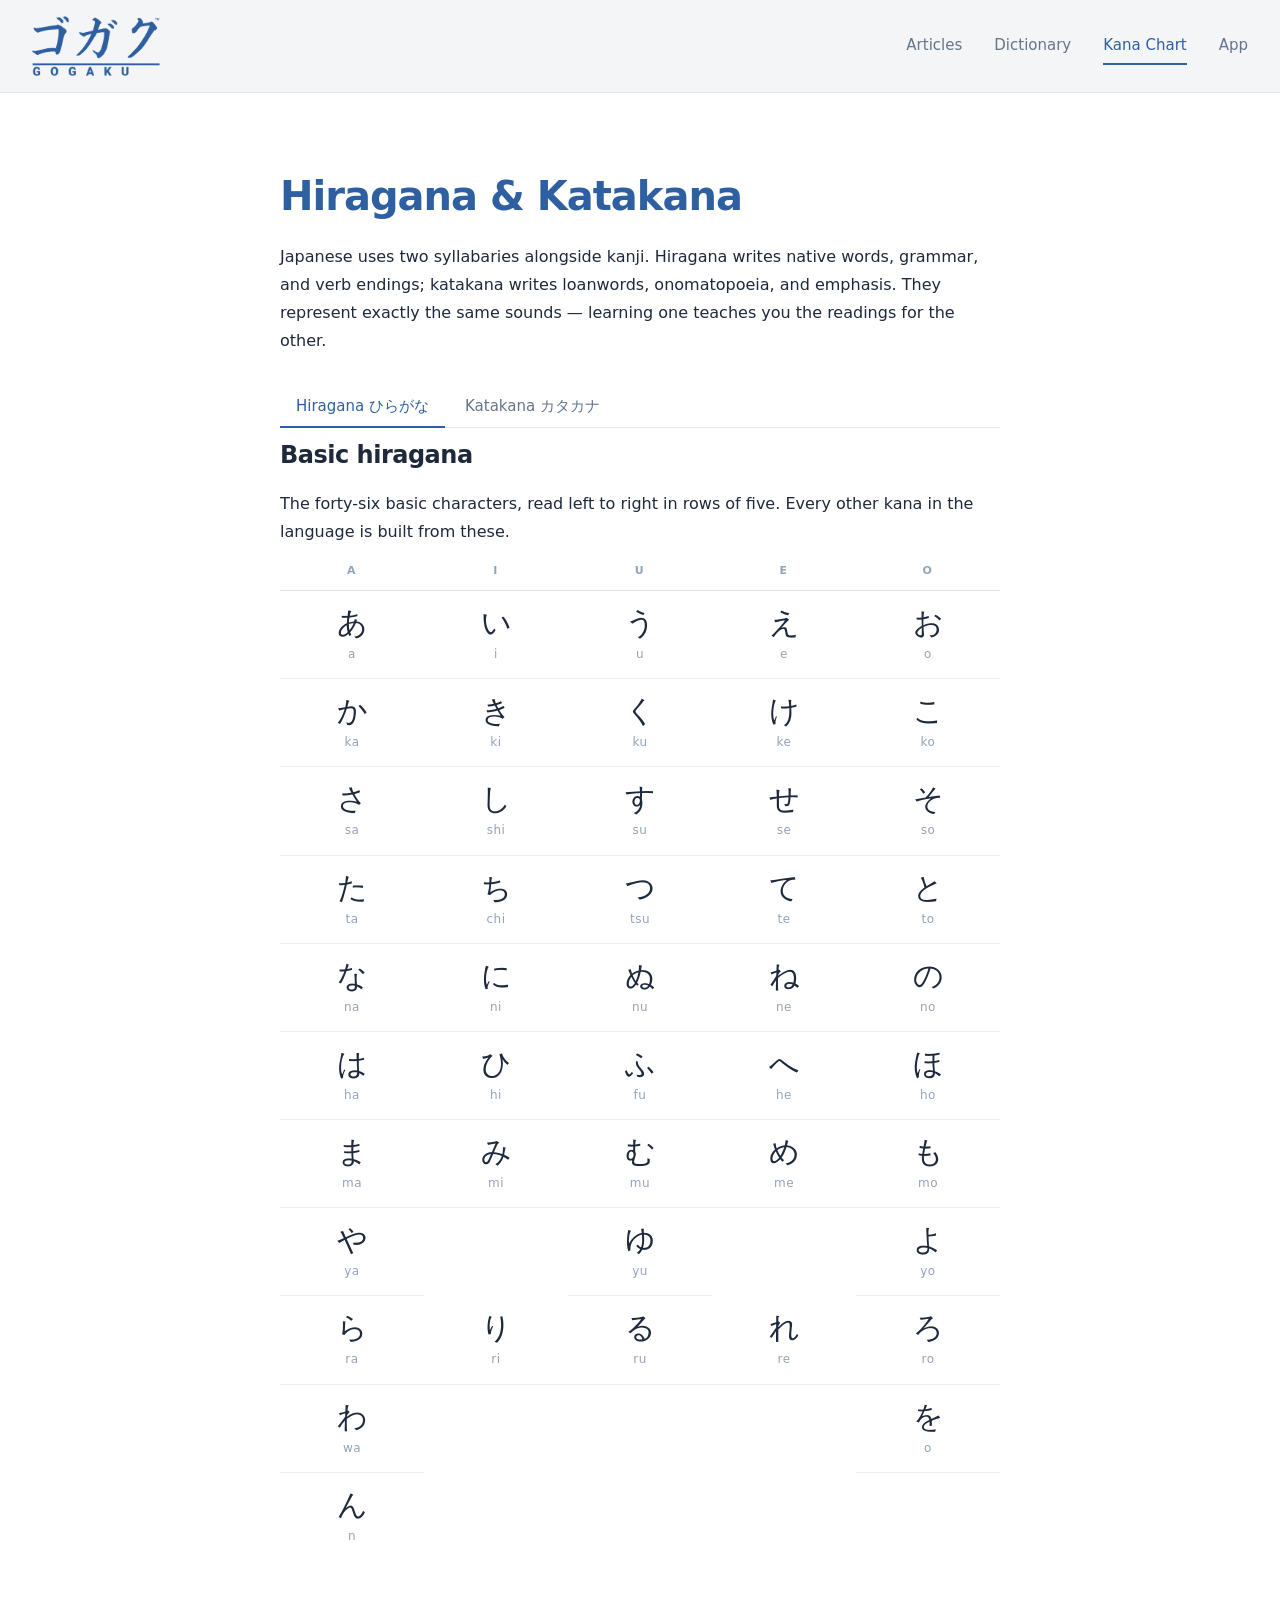
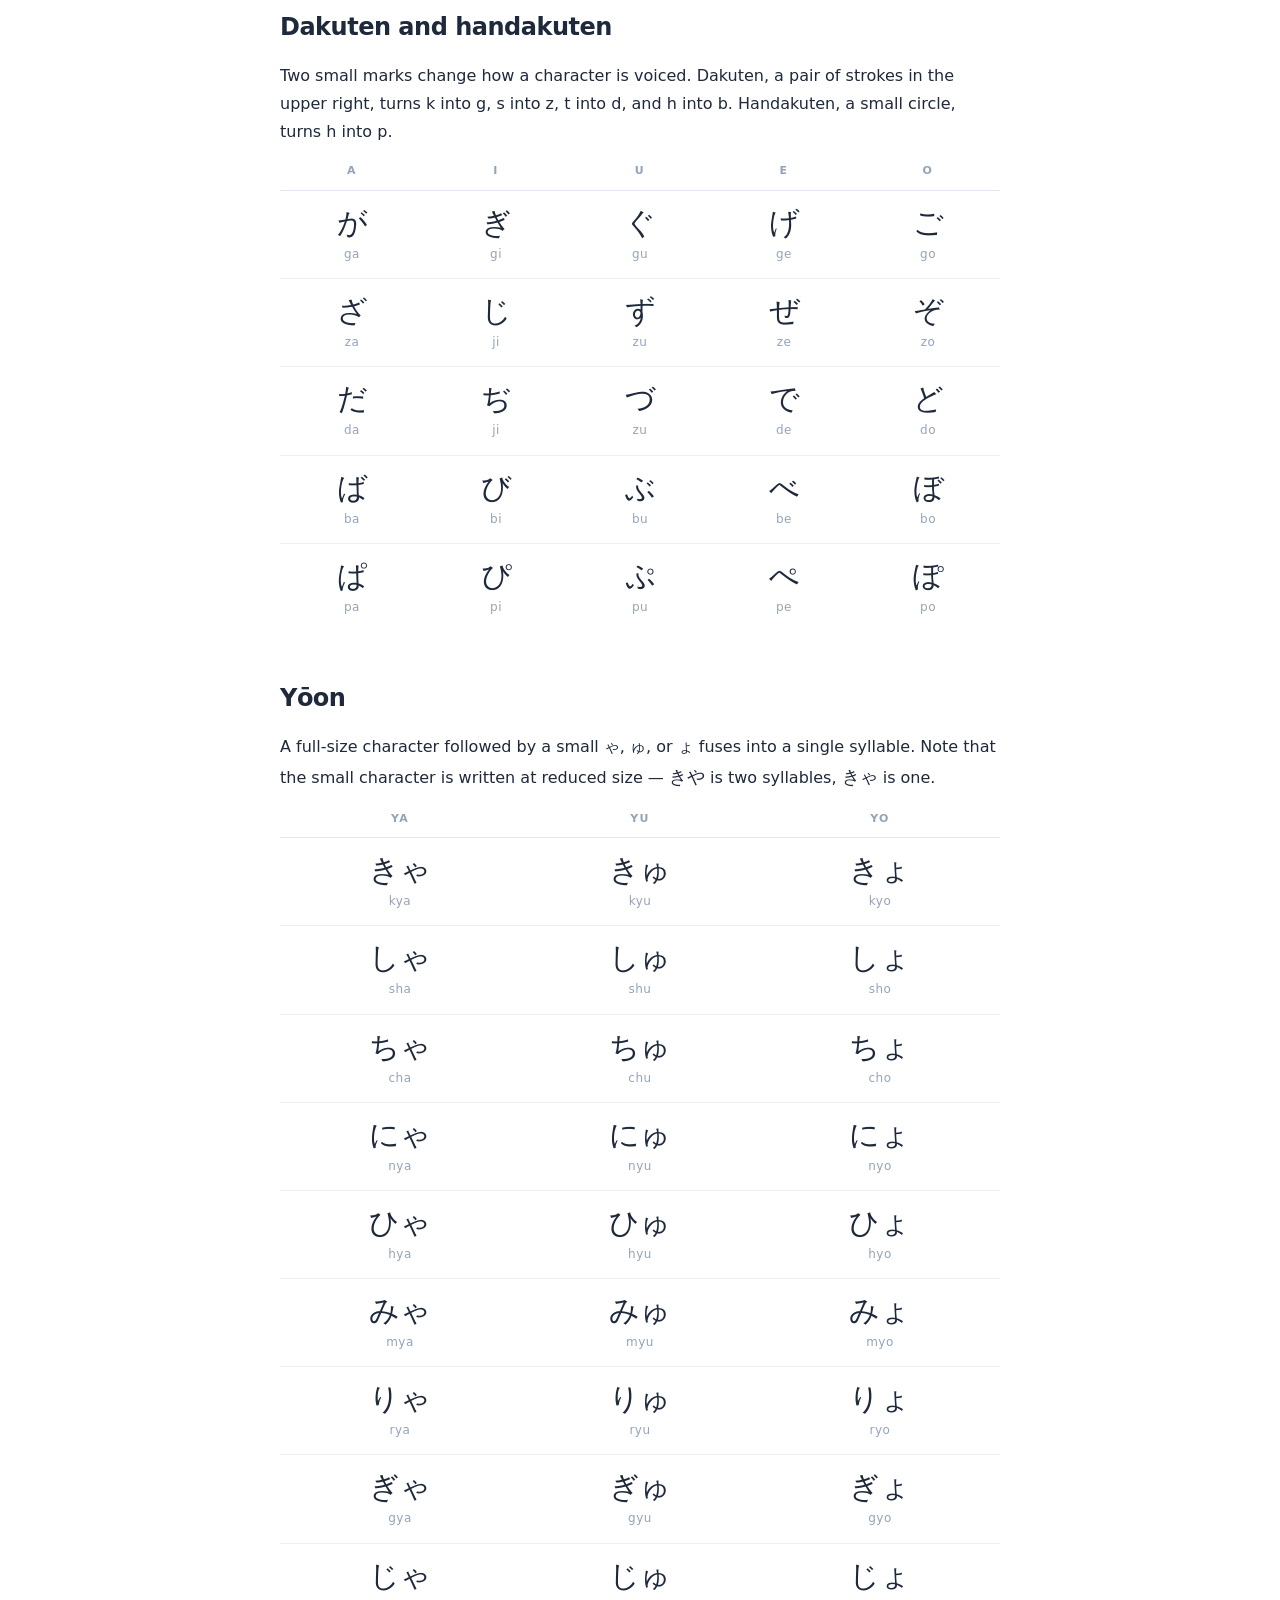
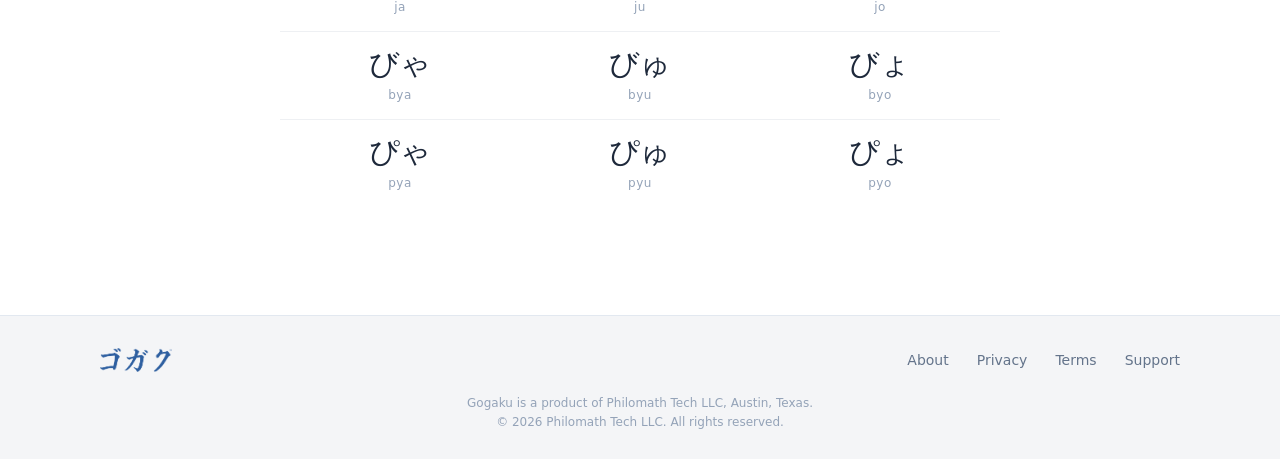
<file: kana.html>
<!DOCTYPE html>
<html lang="en">
<head>
<meta charset="UTF-8">
<meta name="viewport" content="width=device-width, initial-scale=1.0">
<title>Hiragana &amp; Katakana Charts — Gogaku</title>
<meta name="description" content="Complete hiragana and katakana charts with romaji readings, including dakuten, handakuten, and yoon. A free reference for learning Japanese kana.">
<link rel="canonical" href="https://gogakuapp.com/kana.html">
<link rel="icon" type="image/png" href="assets/gogaku-favicon.png">
<link rel="apple-touch-icon" sizes="180x180" href="assets/gogaku-favicon.png">
<meta name="apple-mobile-web-app-title" content="Gogaku">
<meta property="og:title" content="Hiragana &amp; Katakana Charts — Gogaku">
<meta property="og:description" content="Complete hiragana and katakana charts with romaji readings, including dakuten, handakuten, and yoon.">
<meta property="og:type" content="website">
<meta property="og:url" content="https://gogakuapp.com/kana.html">
<meta property="og:image" content="https://gogakuapp.com/assets/og-image.png">
<meta property="og:image:width" content="1200">
<meta property="og:image:height" content="630">
<meta name="twitter:card" content="summary_large_image">
<link rel="stylesheet" href="styles.css">
</head>
<body>
<nav>
  <a href="index.html" class="brand" aria-label="Gogaku — home">
    <img src="assets/gogaku-lockup-trademark.png" alt="Gogaku">
  </a>
  <div class="nav-links">
    <a href="articles.html">Articles</a>
    <a href="dictionary.html">Dictionary</a>
    <a href="kana.html" class="active">Kana Chart</a>
    <a href="app.html">App</a>
  </div>
</nav>

<section class="prose">
  <div class="container">

    <h1>Hiragana & Katakana</h1>

    <p>Japanese uses two syllabaries alongside kanji. Hiragana writes native words, grammar, and verb endings; katakana writes loanwords, onomatopoeia, and emphasis. They represent exactly the same sounds &mdash; learning one teaches you the readings for the other.</p>

    <div class="kana-tabs" role="tablist" aria-label="Choose a syllabary">
      <button type="button" class="kana-tab active" id="tab-hiragana" role="tab" aria-selected="true" aria-controls="panel-hiragana">Hiragana &#12402;&#12425;&#12364;&#12394;</button>
      <button type="button" class="kana-tab" id="tab-katakana" role="tab" aria-selected="false" aria-controls="panel-katakana">Katakana &#12459;&#12479;&#12459;&#12490;</button>
    </div>

    <div class="kana-panel" id="panel-hiragana" role="tabpanel" aria-labelledby="tab-hiragana">

      <h2>Basic hiragana</h2>
      <p>The forty-six basic characters, read left to right in rows of five. Every other kana in the language is built from these.</p>
      <table class="kana-table">
        <thead>
          <tr>
            <th scope="col">a</th>
            <th scope="col">i</th>
            <th scope="col">u</th>
            <th scope="col">e</th>
            <th scope="col">o</th>
          </tr>
        </thead>
        <tbody>
          <tr>
            <td><span class="k">あ</span><span class="r">a</span></td>
            <td><span class="k">い</span><span class="r">i</span></td>
            <td><span class="k">う</span><span class="r">u</span></td>
            <td><span class="k">え</span><span class="r">e</span></td>
            <td><span class="k">お</span><span class="r">o</span></td>
          </tr>
          <tr>
            <td><span class="k">か</span><span class="r">ka</span></td>
            <td><span class="k">き</span><span class="r">ki</span></td>
            <td><span class="k">く</span><span class="r">ku</span></td>
            <td><span class="k">け</span><span class="r">ke</span></td>
            <td><span class="k">こ</span><span class="r">ko</span></td>
          </tr>
          <tr>
            <td><span class="k">さ</span><span class="r">sa</span></td>
            <td><span class="k">し</span><span class="r">shi</span></td>
            <td><span class="k">す</span><span class="r">su</span></td>
            <td><span class="k">せ</span><span class="r">se</span></td>
            <td><span class="k">そ</span><span class="r">so</span></td>
          </tr>
          <tr>
            <td><span class="k">た</span><span class="r">ta</span></td>
            <td><span class="k">ち</span><span class="r">chi</span></td>
            <td><span class="k">つ</span><span class="r">tsu</span></td>
            <td><span class="k">て</span><span class="r">te</span></td>
            <td><span class="k">と</span><span class="r">to</span></td>
          </tr>
          <tr>
            <td><span class="k">な</span><span class="r">na</span></td>
            <td><span class="k">に</span><span class="r">ni</span></td>
            <td><span class="k">ぬ</span><span class="r">nu</span></td>
            <td><span class="k">ね</span><span class="r">ne</span></td>
            <td><span class="k">の</span><span class="r">no</span></td>
          </tr>
          <tr>
            <td><span class="k">は</span><span class="r">ha</span></td>
            <td><span class="k">ひ</span><span class="r">hi</span></td>
            <td><span class="k">ふ</span><span class="r">fu</span></td>
            <td><span class="k">へ</span><span class="r">he</span></td>
            <td><span class="k">ほ</span><span class="r">ho</span></td>
          </tr>
          <tr>
            <td><span class="k">ま</span><span class="r">ma</span></td>
            <td><span class="k">み</span><span class="r">mi</span></td>
            <td><span class="k">む</span><span class="r">mu</span></td>
            <td><span class="k">め</span><span class="r">me</span></td>
            <td><span class="k">も</span><span class="r">mo</span></td>
          </tr>
          <tr>
            <td><span class="k">や</span><span class="r">ya</span></td>
            <td class="empty" aria-hidden="true"></td>
            <td><span class="k">ゆ</span><span class="r">yu</span></td>
            <td class="empty" aria-hidden="true"></td>
            <td><span class="k">よ</span><span class="r">yo</span></td>
          </tr>
          <tr>
            <td><span class="k">ら</span><span class="r">ra</span></td>
            <td><span class="k">り</span><span class="r">ri</span></td>
            <td><span class="k">る</span><span class="r">ru</span></td>
            <td><span class="k">れ</span><span class="r">re</span></td>
            <td><span class="k">ろ</span><span class="r">ro</span></td>
          </tr>
          <tr>
            <td><span class="k">わ</span><span class="r">wa</span></td>
            <td class="empty" aria-hidden="true"></td>
            <td class="empty" aria-hidden="true"></td>
            <td class="empty" aria-hidden="true"></td>
            <td><span class="k">を</span><span class="r">o</span></td>
          </tr>
          <tr>
            <td><span class="k">ん</span><span class="r">n</span></td>
            <td class="empty" aria-hidden="true"></td>
            <td class="empty" aria-hidden="true"></td>
            <td class="empty" aria-hidden="true"></td>
            <td class="empty" aria-hidden="true"></td>
          </tr>
        </tbody>
      </table>

      <h2>Dakuten and handakuten</h2>
      <p>Two small marks change how a character is voiced. Dakuten, a pair of strokes in the upper right, turns k into g, s into z, t into d, and h into b. Handakuten, a small circle, turns h into p.</p>
      <table class="kana-table">
        <thead>
          <tr>
            <th scope="col">a</th>
            <th scope="col">i</th>
            <th scope="col">u</th>
            <th scope="col">e</th>
            <th scope="col">o</th>
          </tr>
        </thead>
        <tbody>
          <tr>
            <td><span class="k">が</span><span class="r">ga</span></td>
            <td><span class="k">ぎ</span><span class="r">gi</span></td>
            <td><span class="k">ぐ</span><span class="r">gu</span></td>
            <td><span class="k">げ</span><span class="r">ge</span></td>
            <td><span class="k">ご</span><span class="r">go</span></td>
          </tr>
          <tr>
            <td><span class="k">ざ</span><span class="r">za</span></td>
            <td><span class="k">じ</span><span class="r">ji</span></td>
            <td><span class="k">ず</span><span class="r">zu</span></td>
            <td><span class="k">ぜ</span><span class="r">ze</span></td>
            <td><span class="k">ぞ</span><span class="r">zo</span></td>
          </tr>
          <tr>
            <td><span class="k">だ</span><span class="r">da</span></td>
            <td><span class="k">ぢ</span><span class="r">ji</span></td>
            <td><span class="k">づ</span><span class="r">zu</span></td>
            <td><span class="k">で</span><span class="r">de</span></td>
            <td><span class="k">ど</span><span class="r">do</span></td>
          </tr>
          <tr>
            <td><span class="k">ば</span><span class="r">ba</span></td>
            <td><span class="k">び</span><span class="r">bi</span></td>
            <td><span class="k">ぶ</span><span class="r">bu</span></td>
            <td><span class="k">べ</span><span class="r">be</span></td>
            <td><span class="k">ぼ</span><span class="r">bo</span></td>
          </tr>
          <tr>
            <td><span class="k">ぱ</span><span class="r">pa</span></td>
            <td><span class="k">ぴ</span><span class="r">pi</span></td>
            <td><span class="k">ぷ</span><span class="r">pu</span></td>
            <td><span class="k">ぺ</span><span class="r">pe</span></td>
            <td><span class="k">ぽ</span><span class="r">po</span></td>
          </tr>
        </tbody>
      </table>

      <h2>Y&#333;on</h2>
      <p>A full-size character followed by a small &#12419;, &#12421;, or &#12423; fuses into a single syllable. Note that the small character is written at reduced size &mdash; <span class="inline-kana">きや</span> is two syllables, <span class="inline-kana">きゃ</span> is one.</p>
      <table class="kana-table">
        <thead>
          <tr>
            <th scope="col">ya</th>
            <th scope="col">yu</th>
            <th scope="col">yo</th>
          </tr>
        </thead>
        <tbody>
          <tr>
            <td><span class="k">きゃ</span><span class="r">kya</span></td>
            <td><span class="k">きゅ</span><span class="r">kyu</span></td>
            <td><span class="k">きょ</span><span class="r">kyo</span></td>
          </tr>
          <tr>
            <td><span class="k">しゃ</span><span class="r">sha</span></td>
            <td><span class="k">しゅ</span><span class="r">shu</span></td>
            <td><span class="k">しょ</span><span class="r">sho</span></td>
          </tr>
          <tr>
            <td><span class="k">ちゃ</span><span class="r">cha</span></td>
            <td><span class="k">ちゅ</span><span class="r">chu</span></td>
            <td><span class="k">ちょ</span><span class="r">cho</span></td>
          </tr>
          <tr>
            <td><span class="k">にゃ</span><span class="r">nya</span></td>
            <td><span class="k">にゅ</span><span class="r">nyu</span></td>
            <td><span class="k">にょ</span><span class="r">nyo</span></td>
          </tr>
          <tr>
            <td><span class="k">ひゃ</span><span class="r">hya</span></td>
            <td><span class="k">ひゅ</span><span class="r">hyu</span></td>
            <td><span class="k">ひょ</span><span class="r">hyo</span></td>
          </tr>
          <tr>
            <td><span class="k">みゃ</span><span class="r">mya</span></td>
            <td><span class="k">みゅ</span><span class="r">myu</span></td>
            <td><span class="k">みょ</span><span class="r">myo</span></td>
          </tr>
          <tr>
            <td><span class="k">りゃ</span><span class="r">rya</span></td>
            <td><span class="k">りゅ</span><span class="r">ryu</span></td>
            <td><span class="k">りょ</span><span class="r">ryo</span></td>
          </tr>
          <tr>
            <td><span class="k">ぎゃ</span><span class="r">gya</span></td>
            <td><span class="k">ぎゅ</span><span class="r">gyu</span></td>
            <td><span class="k">ぎょ</span><span class="r">gyo</span></td>
          </tr>
          <tr>
            <td><span class="k">じゃ</span><span class="r">ja</span></td>
            <td><span class="k">じゅ</span><span class="r">ju</span></td>
            <td><span class="k">じょ</span><span class="r">jo</span></td>
          </tr>
          <tr>
            <td><span class="k">びゃ</span><span class="r">bya</span></td>
            <td><span class="k">びゅ</span><span class="r">byu</span></td>
            <td><span class="k">びょ</span><span class="r">byo</span></td>
          </tr>
          <tr>
            <td><span class="k">ぴゃ</span><span class="r">pya</span></td>
            <td><span class="k">ぴゅ</span><span class="r">pyu</span></td>
            <td><span class="k">ぴょ</span><span class="r">pyo</span></td>
          </tr>
        </tbody>
      </table>

    </div>

    <div class="kana-panel" id="panel-katakana" role="tabpanel" aria-labelledby="tab-katakana" hidden>

      <h2>Basic katakana</h2>
      <p>The forty-six basic characters, read left to right in rows of five. Every other kana in the language is built from these.</p>
      <table class="kana-table">
        <thead>
          <tr>
            <th scope="col">a</th>
            <th scope="col">i</th>
            <th scope="col">u</th>
            <th scope="col">e</th>
            <th scope="col">o</th>
          </tr>
        </thead>
        <tbody>
          <tr>
            <td><span class="k">ア</span><span class="r">a</span></td>
            <td><span class="k">イ</span><span class="r">i</span></td>
            <td><span class="k">ウ</span><span class="r">u</span></td>
            <td><span class="k">エ</span><span class="r">e</span></td>
            <td><span class="k">オ</span><span class="r">o</span></td>
          </tr>
          <tr>
            <td><span class="k">カ</span><span class="r">ka</span></td>
            <td><span class="k">キ</span><span class="r">ki</span></td>
            <td><span class="k">ク</span><span class="r">ku</span></td>
            <td><span class="k">ケ</span><span class="r">ke</span></td>
            <td><span class="k">コ</span><span class="r">ko</span></td>
          </tr>
          <tr>
            <td><span class="k">サ</span><span class="r">sa</span></td>
            <td><span class="k">シ</span><span class="r">shi</span></td>
            <td><span class="k">ス</span><span class="r">su</span></td>
            <td><span class="k">セ</span><span class="r">se</span></td>
            <td><span class="k">ソ</span><span class="r">so</span></td>
          </tr>
          <tr>
            <td><span class="k">タ</span><span class="r">ta</span></td>
            <td><span class="k">チ</span><span class="r">chi</span></td>
            <td><span class="k">ツ</span><span class="r">tsu</span></td>
            <td><span class="k">テ</span><span class="r">te</span></td>
            <td><span class="k">ト</span><span class="r">to</span></td>
          </tr>
          <tr>
            <td><span class="k">ナ</span><span class="r">na</span></td>
            <td><span class="k">ニ</span><span class="r">ni</span></td>
            <td><span class="k">ヌ</span><span class="r">nu</span></td>
            <td><span class="k">ネ</span><span class="r">ne</span></td>
            <td><span class="k">ノ</span><span class="r">no</span></td>
          </tr>
          <tr>
            <td><span class="k">ハ</span><span class="r">ha</span></td>
            <td><span class="k">ヒ</span><span class="r">hi</span></td>
            <td><span class="k">フ</span><span class="r">fu</span></td>
            <td><span class="k">ヘ</span><span class="r">he</span></td>
            <td><span class="k">ホ</span><span class="r">ho</span></td>
          </tr>
          <tr>
            <td><span class="k">マ</span><span class="r">ma</span></td>
            <td><span class="k">ミ</span><span class="r">mi</span></td>
            <td><span class="k">ム</span><span class="r">mu</span></td>
            <td><span class="k">メ</span><span class="r">me</span></td>
            <td><span class="k">モ</span><span class="r">mo</span></td>
          </tr>
          <tr>
            <td><span class="k">ヤ</span><span class="r">ya</span></td>
            <td class="empty" aria-hidden="true"></td>
            <td><span class="k">ユ</span><span class="r">yu</span></td>
            <td class="empty" aria-hidden="true"></td>
            <td><span class="k">ヨ</span><span class="r">yo</span></td>
          </tr>
          <tr>
            <td><span class="k">ラ</span><span class="r">ra</span></td>
            <td><span class="k">リ</span><span class="r">ri</span></td>
            <td><span class="k">ル</span><span class="r">ru</span></td>
            <td><span class="k">レ</span><span class="r">re</span></td>
            <td><span class="k">ロ</span><span class="r">ro</span></td>
          </tr>
          <tr>
            <td><span class="k">ワ</span><span class="r">wa</span></td>
            <td class="empty" aria-hidden="true"></td>
            <td class="empty" aria-hidden="true"></td>
            <td class="empty" aria-hidden="true"></td>
            <td><span class="k">ヲ</span><span class="r">o</span></td>
          </tr>
          <tr>
            <td><span class="k">ン</span><span class="r">n</span></td>
            <td class="empty" aria-hidden="true"></td>
            <td class="empty" aria-hidden="true"></td>
            <td class="empty" aria-hidden="true"></td>
            <td class="empty" aria-hidden="true"></td>
          </tr>
        </tbody>
      </table>

      <h2>Dakuten and handakuten</h2>
      <p>Two small marks change how a character is voiced. Dakuten, a pair of strokes in the upper right, turns k into g, s into z, t into d, and h into b. Handakuten, a small circle, turns h into p.</p>
      <table class="kana-table">
        <thead>
          <tr>
            <th scope="col">a</th>
            <th scope="col">i</th>
            <th scope="col">u</th>
            <th scope="col">e</th>
            <th scope="col">o</th>
          </tr>
        </thead>
        <tbody>
          <tr>
            <td><span class="k">ガ</span><span class="r">ga</span></td>
            <td><span class="k">ギ</span><span class="r">gi</span></td>
            <td><span class="k">グ</span><span class="r">gu</span></td>
            <td><span class="k">ゲ</span><span class="r">ge</span></td>
            <td><span class="k">ゴ</span><span class="r">go</span></td>
          </tr>
          <tr>
            <td><span class="k">ザ</span><span class="r">za</span></td>
            <td><span class="k">ジ</span><span class="r">ji</span></td>
            <td><span class="k">ズ</span><span class="r">zu</span></td>
            <td><span class="k">ゼ</span><span class="r">ze</span></td>
            <td><span class="k">ゾ</span><span class="r">zo</span></td>
          </tr>
          <tr>
            <td><span class="k">ダ</span><span class="r">da</span></td>
            <td><span class="k">ヂ</span><span class="r">ji</span></td>
            <td><span class="k">ヅ</span><span class="r">zu</span></td>
            <td><span class="k">デ</span><span class="r">de</span></td>
            <td><span class="k">ド</span><span class="r">do</span></td>
          </tr>
          <tr>
            <td><span class="k">バ</span><span class="r">ba</span></td>
            <td><span class="k">ビ</span><span class="r">bi</span></td>
            <td><span class="k">ブ</span><span class="r">bu</span></td>
            <td><span class="k">ベ</span><span class="r">be</span></td>
            <td><span class="k">ボ</span><span class="r">bo</span></td>
          </tr>
          <tr>
            <td><span class="k">パ</span><span class="r">pa</span></td>
            <td><span class="k">ピ</span><span class="r">pi</span></td>
            <td><span class="k">プ</span><span class="r">pu</span></td>
            <td><span class="k">ペ</span><span class="r">pe</span></td>
            <td><span class="k">ポ</span><span class="r">po</span></td>
          </tr>
        </tbody>
      </table>

      <h2>Y&#333;on</h2>
      <p>A full-size character followed by a small &#12419;, &#12421;, or &#12423; fuses into a single syllable. Note that the small character is written at reduced size &mdash; <span class="inline-kana">キヤ</span> is two syllables, <span class="inline-kana">キャ</span> is one.</p>
      <table class="kana-table">
        <thead>
          <tr>
            <th scope="col">ya</th>
            <th scope="col">yu</th>
            <th scope="col">yo</th>
          </tr>
        </thead>
        <tbody>
          <tr>
            <td><span class="k">キャ</span><span class="r">kya</span></td>
            <td><span class="k">キュ</span><span class="r">kyu</span></td>
            <td><span class="k">キョ</span><span class="r">kyo</span></td>
          </tr>
          <tr>
            <td><span class="k">シャ</span><span class="r">sha</span></td>
            <td><span class="k">シュ</span><span class="r">shu</span></td>
            <td><span class="k">ショ</span><span class="r">sho</span></td>
          </tr>
          <tr>
            <td><span class="k">チャ</span><span class="r">cha</span></td>
            <td><span class="k">チュ</span><span class="r">chu</span></td>
            <td><span class="k">チョ</span><span class="r">cho</span></td>
          </tr>
          <tr>
            <td><span class="k">ニャ</span><span class="r">nya</span></td>
            <td><span class="k">ニュ</span><span class="r">nyu</span></td>
            <td><span class="k">ニョ</span><span class="r">nyo</span></td>
          </tr>
          <tr>
            <td><span class="k">ヒャ</span><span class="r">hya</span></td>
            <td><span class="k">ヒュ</span><span class="r">hyu</span></td>
            <td><span class="k">ヒョ</span><span class="r">hyo</span></td>
          </tr>
          <tr>
            <td><span class="k">ミャ</span><span class="r">mya</span></td>
            <td><span class="k">ミュ</span><span class="r">myu</span></td>
            <td><span class="k">ミョ</span><span class="r">myo</span></td>
          </tr>
          <tr>
            <td><span class="k">リャ</span><span class="r">rya</span></td>
            <td><span class="k">リュ</span><span class="r">ryu</span></td>
            <td><span class="k">リョ</span><span class="r">ryo</span></td>
          </tr>
          <tr>
            <td><span class="k">ギャ</span><span class="r">gya</span></td>
            <td><span class="k">ギュ</span><span class="r">gyu</span></td>
            <td><span class="k">ギョ</span><span class="r">gyo</span></td>
          </tr>
          <tr>
            <td><span class="k">ジャ</span><span class="r">ja</span></td>
            <td><span class="k">ジュ</span><span class="r">ju</span></td>
            <td><span class="k">ジョ</span><span class="r">jo</span></td>
          </tr>
          <tr>
            <td><span class="k">ビャ</span><span class="r">bya</span></td>
            <td><span class="k">ビュ</span><span class="r">byu</span></td>
            <td><span class="k">ビョ</span><span class="r">byo</span></td>
          </tr>
          <tr>
            <td><span class="k">ピャ</span><span class="r">pya</span></td>
            <td><span class="k">ピュ</span><span class="r">pyu</span></td>
            <td><span class="k">ピョ</span><span class="r">pyo</span></td>
          </tr>
        </tbody>
      </table>

    </div>

  </div>
</section>

<!-- FOOTER -->
<footer>
  <div class="footer-inner">
    <div class="footer-brand">
      <img src="assets/gogaku-wordmark-trademark.png" alt="Gogaku">
    </div>
    <div class="footer-links">
      <a href="about.html">About</a>
      <a href="privacy.html">Privacy</a>
      <a href="terms.html">Terms</a>
      <a href="mailto:support@gogakuapp.com">Support</a>
    </div>
  </div>
  <div class="footer-bottom">
    Gogaku is a product of Philomath Tech LLC, Austin, Texas.<br>
    &copy; 2026 Philomath Tech LLC. All rights reserved.
  </div>
</footer>

<script src="site.js"></script>
<script>
(function () {
  var tabs = document.querySelectorAll('.kana-tab');
  function show(id) {
    tabs.forEach(function (t) {
      var on = t.id === 'tab-' + id;
      t.classList.toggle('active', on);
      t.setAttribute('aria-selected', on ? 'true' : 'false');
      document.getElementById('panel-' + t.id.slice(4)).hidden = !on;
    });
  }
  tabs.forEach(function (t) {
    t.addEventListener('click', function () { show(t.id.slice(4)); });
    t.addEventListener('keydown', function (e) {
      if (e.key !== 'ArrowRight' && e.key !== 'ArrowLeft') return;
      e.preventDefault();
      var other = t.id === 'tab-hiragana' ? 'tab-katakana' : 'tab-hiragana';
      document.getElementById(other).focus();
      show(other.slice(4));
    });
  });
})();
</script>

</body>
</html>
</file>
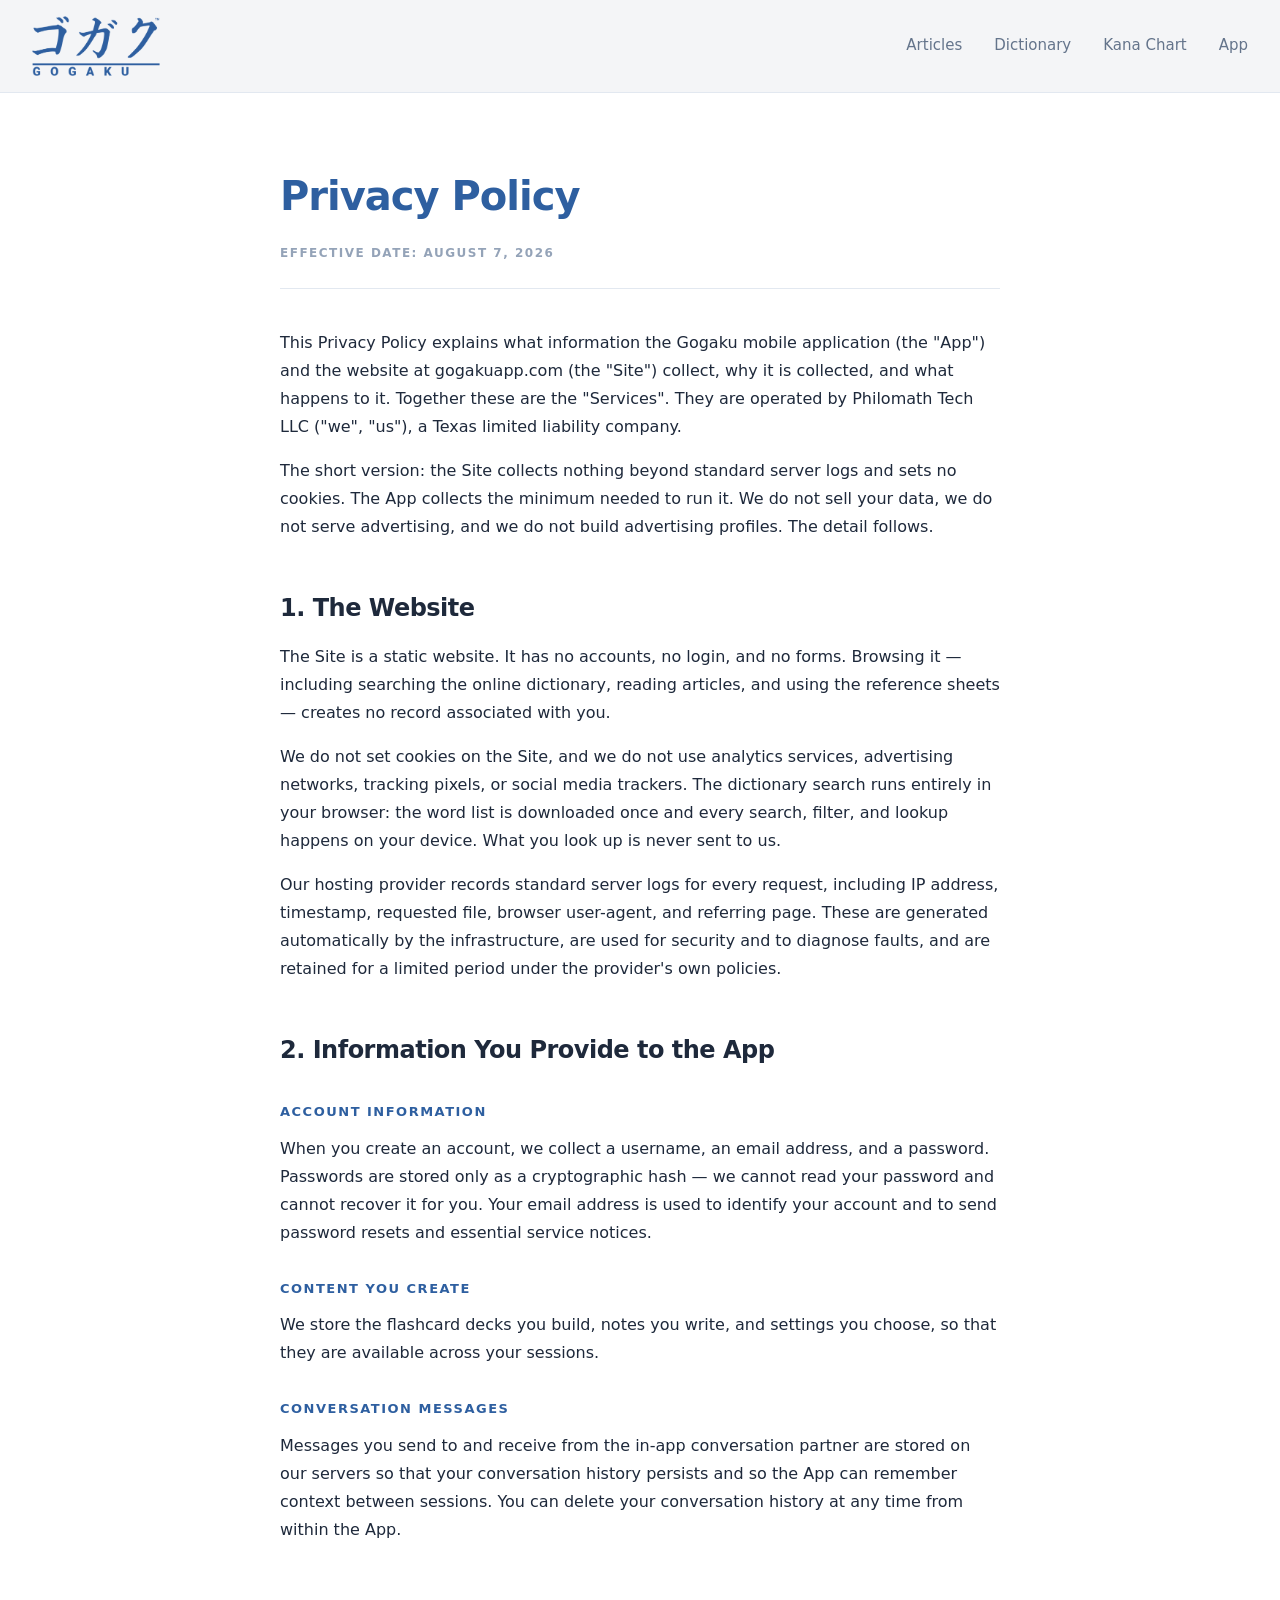
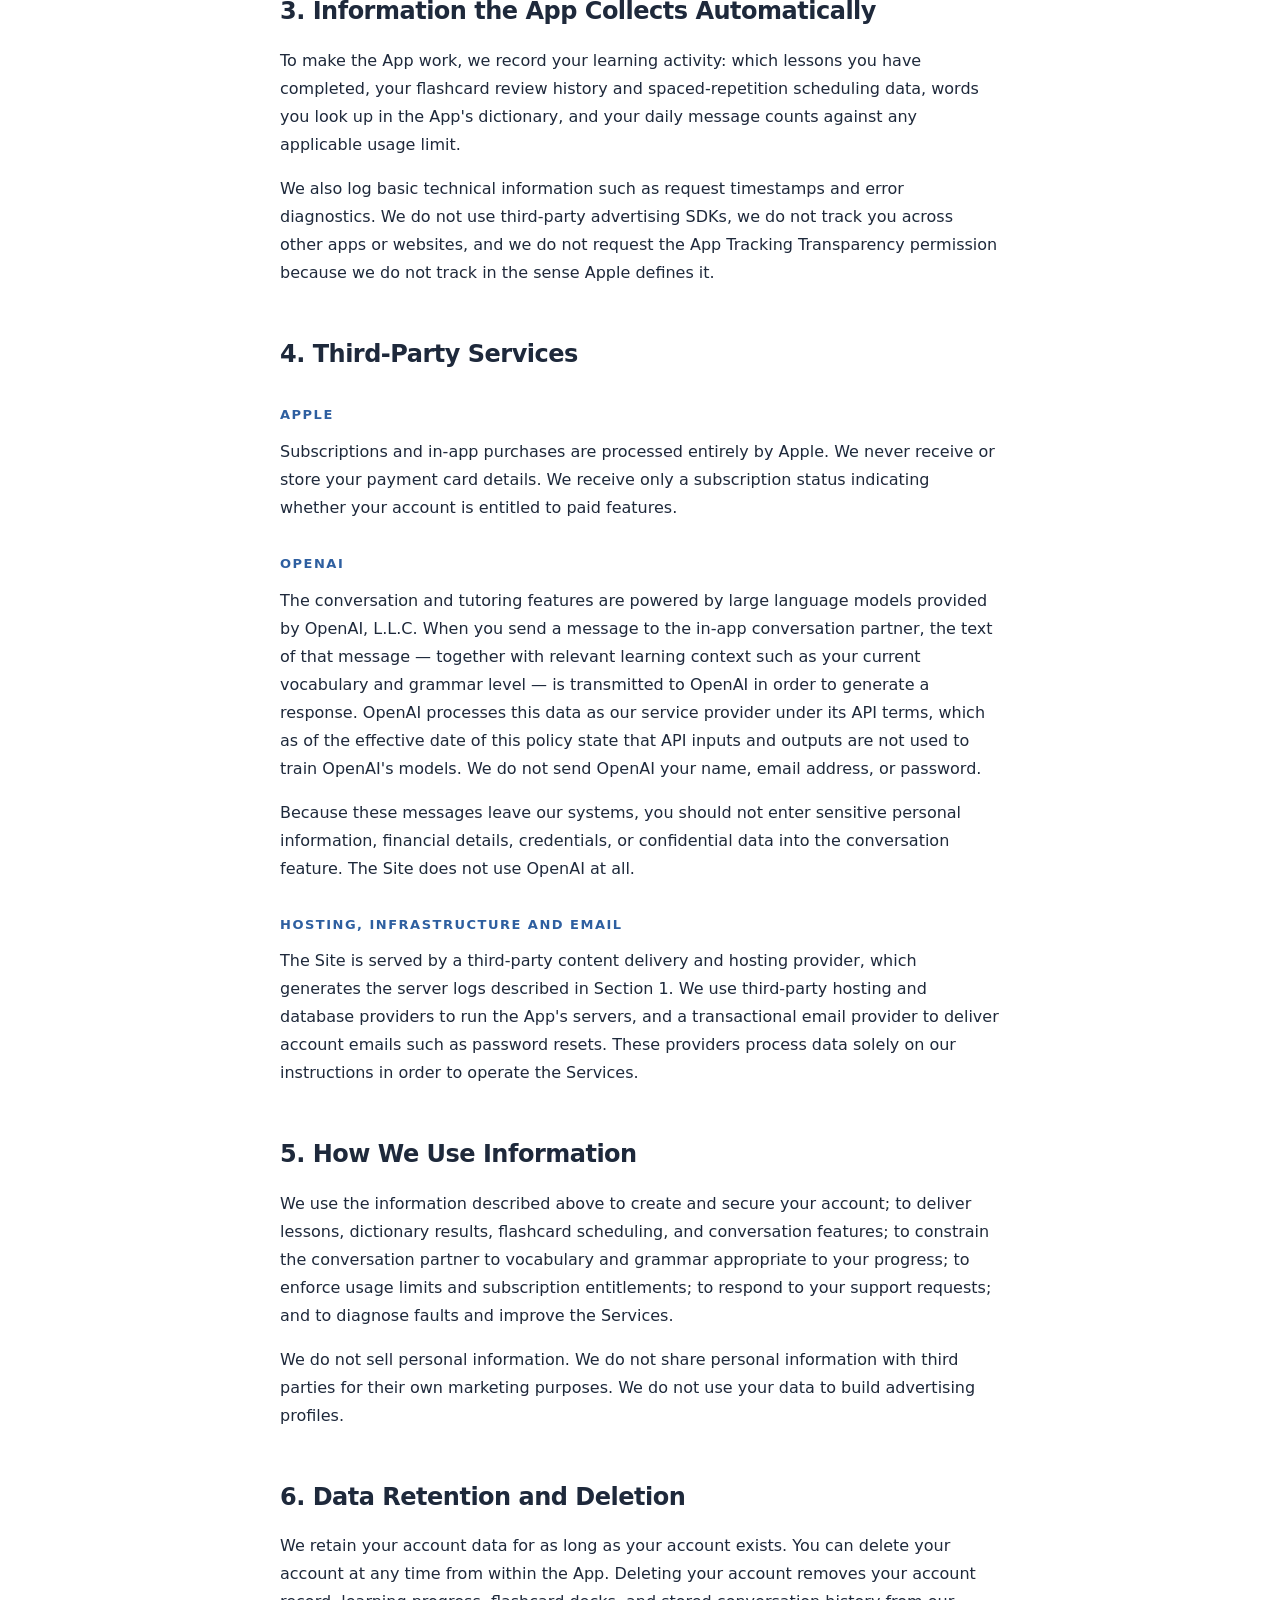
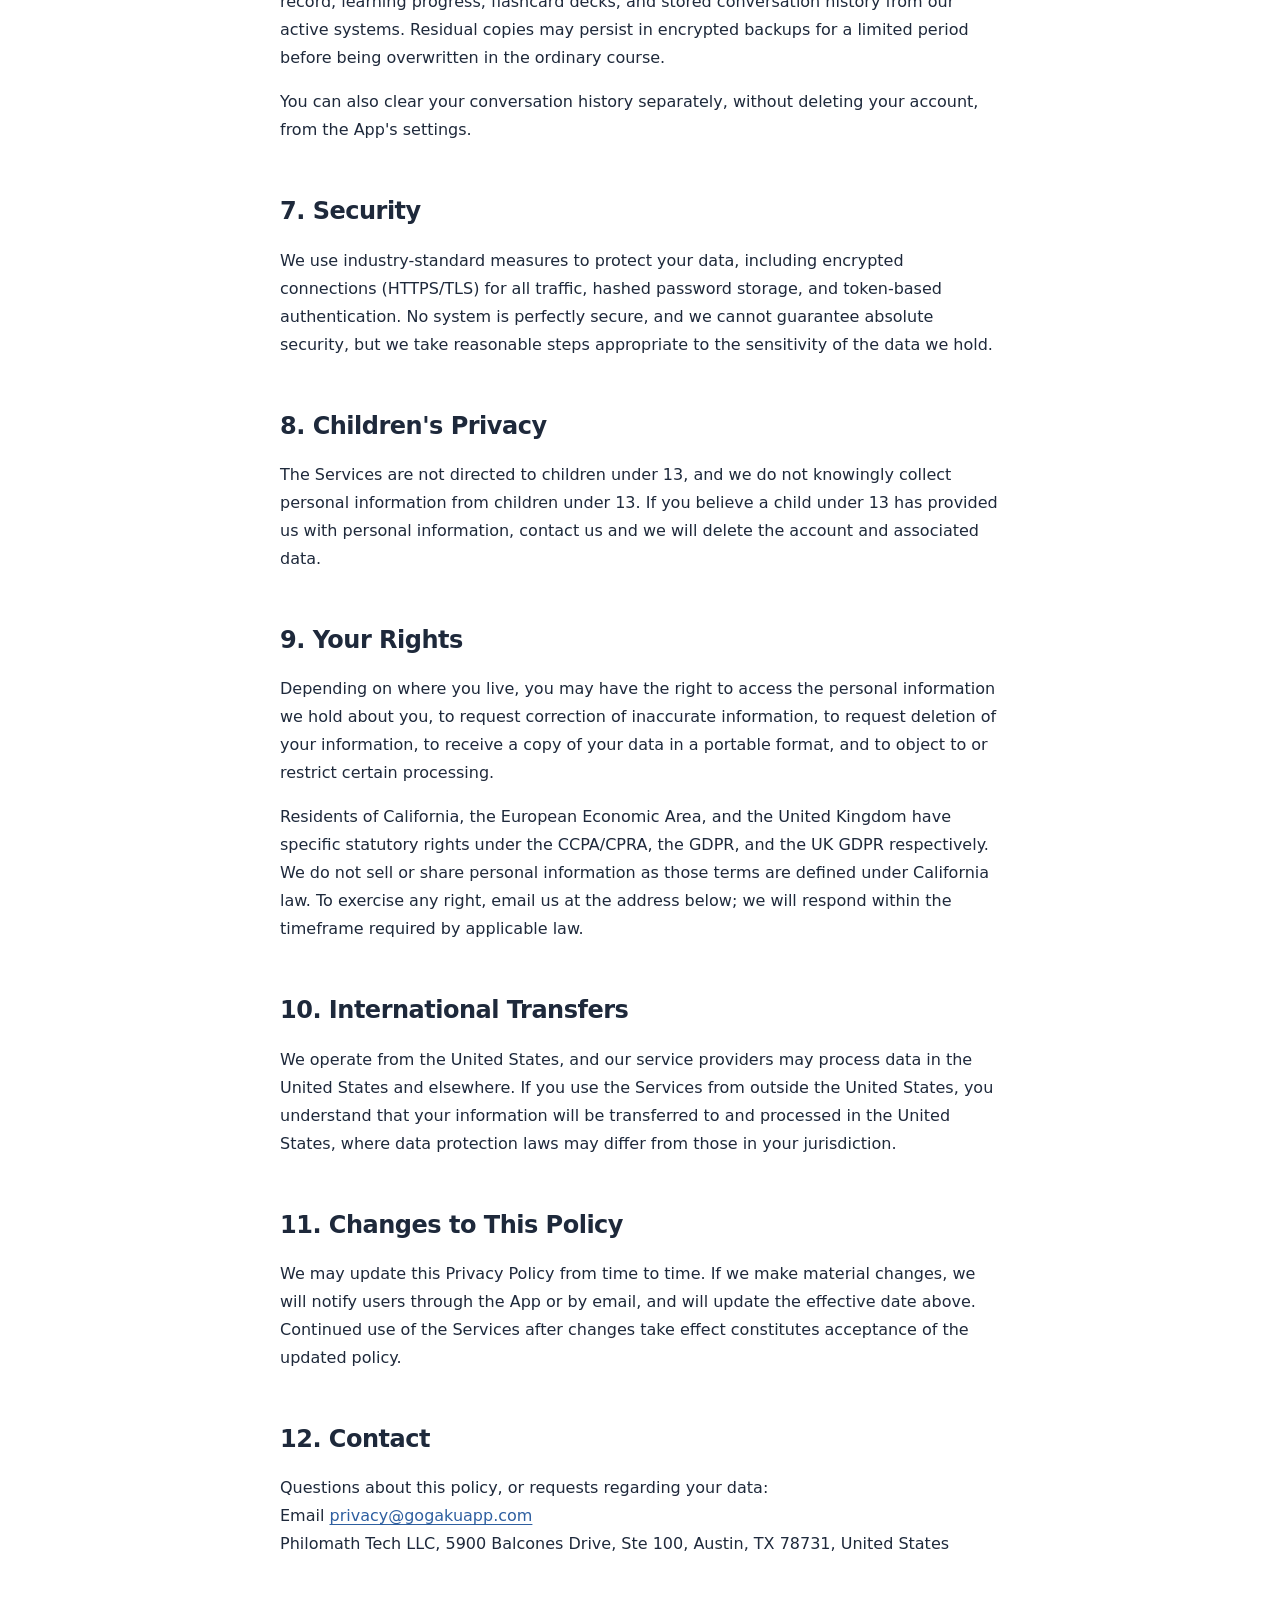
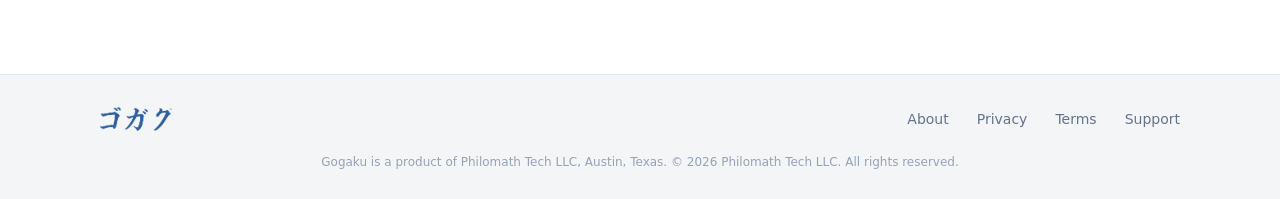
<file: privacy.html>
<!DOCTYPE html>
<html lang="en">
<head>
<meta charset="UTF-8">
<meta name="viewport" content="width=device-width, initial-scale=1.0">
<title>Privacy Policy — Gogaku</title>
<meta name="description" content="How Gogaku collects, uses, and protects your data.">
<link rel="icon" type="image/png" href="assets/gogaku-favicon.png">
<link rel="apple-touch-icon" sizes="180x180" href="assets/gogaku-favicon.png">
<meta name="apple-mobile-web-app-title" content="Gogaku">
<meta property="og:title" content="Privacy Policy — Gogaku">
<meta property="og:description" content="How Gogaku collects, uses, and protects your data.">
<meta property="og:type" content="website">
<meta property="og:url" content="https://gogakuapp.com/privacy.html">
<meta property="og:image" content="https://gogakuapp.com/assets/og-image.png">
<meta property="og:image:width" content="1200">
<meta property="og:image:height" content="630">
<meta name="twitter:card" content="summary_large_image">
<link rel="stylesheet" href="styles.css">
</head>
<body>

<nav>
  <a href="index.html" class="brand" aria-label="Gogaku — home">
    <img src="assets/gogaku-lockup-trademark.png" alt="Gogaku">
  </a>
  <div class="nav-links">
    <a href="articles.html">Articles</a>
    <a href="dictionary.html">Dictionary</a>
    <a href="kana.html">Kana Chart</a>
    <a href="app.html">App</a>
  </div>
</nav>

<!-- PROSE -->
<section class="prose">
  <div class="container">

    <h1>Privacy Policy</h1>

    <p class="effective-date">Effective Date: August 7, 2026</p>

    <p>
      This Privacy Policy explains what information the Gogaku mobile application (the "App") and the website at gogakuapp.com (the "Site") collect, why it is collected, and what happens to it. Together these are the "Services". They are operated by Philomath Tech LLC ("we", "us"), a Texas limited liability company.
    </p>
    <p>
      The short version: the Site collects nothing beyond standard server logs and sets no cookies. The App collects the minimum needed to run it. We do not sell your data, we do not serve advertising, and we do not build advertising profiles. The detail follows.
    </p>

    <h2>1. The Website</h2>
    <p>The Site is a static website. It has no accounts, no login, and no forms. Browsing it — including searching the online dictionary, reading articles, and using the reference sheets — creates no record associated with you.</p>
    <p>We do not set cookies on the Site, and we do not use analytics services, advertising networks, tracking pixels, or social media trackers. The dictionary search runs entirely in your browser: the word list is downloaded once and every search, filter, and lookup happens on your device. What you look up is never sent to us.</p>
    <p>Our hosting provider records standard server logs for every request, including IP address, timestamp, requested file, browser user-agent, and referring page. These are generated automatically by the infrastructure, are used for security and to diagnose faults, and are retained for a limited period under the provider's own policies.</p>

    <h2>2. Information You Provide to the App</h2>

    <h3>Account Information</h3>
    <p>When you create an account, we collect a username, an email address, and a password. Passwords are stored only as a cryptographic hash — we cannot read your password and cannot recover it for you. Your email address is used to identify your account and to send password resets and essential service notices.</p>

    <h3>Content You Create</h3>
    <p>We store the flashcard decks you build, notes you write, and settings you choose, so that they are available across your sessions.</p>

    <h3>Conversation Messages</h3>
    <p>Messages you send to and receive from the in-app conversation partner are stored on our servers so that your conversation history persists and so the App can remember context between sessions. You can delete your conversation history at any time from within the App.</p>

    <h2>3. Information the App Collects Automatically</h2>
    <p>To make the App work, we record your learning activity: which lessons you have completed, your flashcard review history and spaced-repetition scheduling data, words you look up in the App's dictionary, and your daily message counts against any applicable usage limit.</p>
    <p>We also log basic technical information such as request timestamps and error diagnostics. We do not use third-party advertising SDKs, we do not track you across other apps or websites, and we do not request the App Tracking Transparency permission because we do not track in the sense Apple defines it.</p>

    <h2>4. Third-Party Services</h2>

    <h3>Apple</h3>
    <p>Subscriptions and in-app purchases are processed entirely by Apple. We never receive or store your payment card details. We receive only a subscription status indicating whether your account is entitled to paid features.</p>

    <h3>OpenAI</h3>
    <p>The conversation and tutoring features are powered by large language models provided by OpenAI, L.L.C. When you send a message to the in-app conversation partner, the text of that message — together with relevant learning context such as your current vocabulary and grammar level — is transmitted to OpenAI in order to generate a response. OpenAI processes this data as our service provider under its API terms, which as of the effective date of this policy state that API inputs and outputs are not used to train OpenAI's models. We do not send OpenAI your name, email address, or password.</p>
    <p>Because these messages leave our systems, you should not enter sensitive personal information, financial details, credentials, or confidential data into the conversation feature. The Site does not use OpenAI at all.</p>

    <h3>Hosting, Infrastructure and Email</h3>
    <p>The Site is served by a third-party content delivery and hosting provider, which generates the server logs described in Section 1. We use third-party hosting and database providers to run the App's servers, and a transactional email provider to deliver account emails such as password resets. These providers process data solely on our instructions in order to operate the Services.</p>

    <h2>5. How We Use Information</h2>
    <p>We use the information described above to create and secure your account; to deliver lessons, dictionary results, flashcard scheduling, and conversation features; to constrain the conversation partner to vocabulary and grammar appropriate to your progress; to enforce usage limits and subscription entitlements; to respond to your support requests; and to diagnose faults and improve the Services.</p>
    <p>We do not sell personal information. We do not share personal information with third parties for their own marketing purposes. We do not use your data to build advertising profiles.</p>

    <h2>6. Data Retention and Deletion</h2>
    <p>We retain your account data for as long as your account exists. You can delete your account at any time from within the App. Deleting your account removes your account record, learning progress, flashcard decks, and stored conversation history from our active systems. Residual copies may persist in encrypted backups for a limited period before being overwritten in the ordinary course.</p>
    <p>You can also clear your conversation history separately, without deleting your account, from the App's settings.</p>

    <h2>7. Security</h2>
    <p>We use industry-standard measures to protect your data, including encrypted connections (HTTPS/TLS) for all traffic, hashed password storage, and token-based authentication. No system is perfectly secure, and we cannot guarantee absolute security, but we take reasonable steps appropriate to the sensitivity of the data we hold.</p>

    <h2>8. Children's Privacy</h2>
    <p>The Services are not directed to children under 13, and we do not knowingly collect personal information from children under 13. If you believe a child under 13 has provided us with personal information, contact us and we will delete the account and associated data.</p>

    <h2>9. Your Rights</h2>
    <p>Depending on where you live, you may have the right to access the personal information we hold about you, to request correction of inaccurate information, to request deletion of your information, to receive a copy of your data in a portable format, and to object to or restrict certain processing.</p>
    <p>Residents of California, the European Economic Area, and the United Kingdom have specific statutory rights under the CCPA/CPRA, the GDPR, and the UK GDPR respectively. We do not sell or share personal information as those terms are defined under California law. To exercise any right, email us at the address below; we will respond within the timeframe required by applicable law.</p>

    <h2>10. International Transfers</h2>
    <p>We operate from the United States, and our service providers may process data in the United States and elsewhere. If you use the Services from outside the United States, you understand that your information will be transferred to and processed in the United States, where data protection laws may differ from those in your jurisdiction.</p>

    <h2>11. Changes to This Policy</h2>
    <p>We may update this Privacy Policy from time to time. If we make material changes, we will notify users through the App or by email, and will update the effective date above. Continued use of the Services after changes take effect constitutes acceptance of the updated policy.</p>

    <h2>12. Contact</h2>
    <p>
      Questions about this policy, or requests regarding your data:<br>
      Email <a href="mailto:privacy@gogakuapp.com">privacy@gogakuapp.com</a><br>
      Philomath Tech LLC, 5900 Balcones Drive, Ste 100, Austin, TX 78731, United States
    </p>

  </div>
</section>

<!-- FOOTER -->
<footer>
  <div class="footer-inner">
    <div class="footer-brand">
      <img src="assets/gogaku-wordmark-trademark.png" alt="Gogaku">
    </div>
    <div class="footer-links">
      <a href="about.html">About</a>
      <a href="privacy.html">Privacy</a>
      <a href="terms.html">Terms</a>
      <a href="mailto:support@gogakuapp.com">Support</a>
    </div>
  </div>
  <div class="footer-bottom">
    Gogaku is a product of Philomath Tech LLC, Austin, Texas.
    © 2026 Philomath Tech LLC. All rights reserved.
  </div>
</footer>

<script src="site.js"></script>

</body>
</html>
</file>
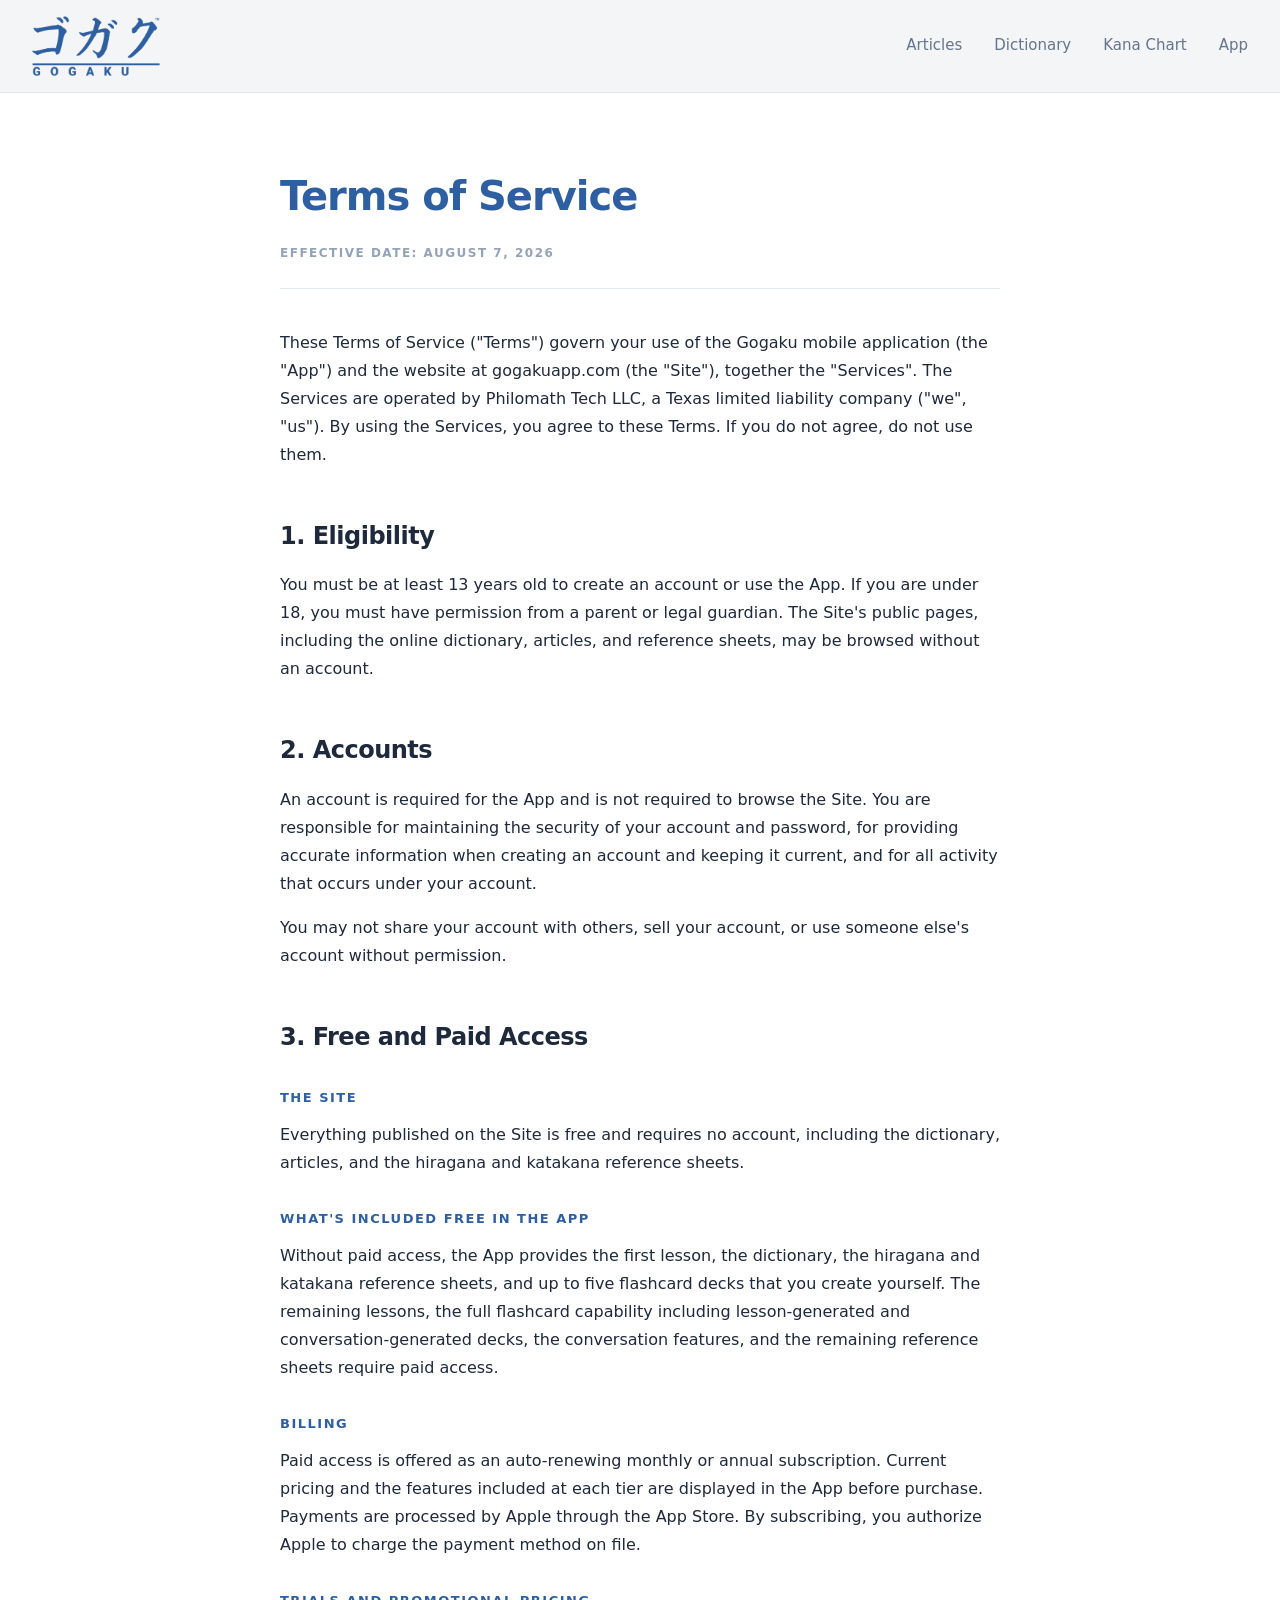
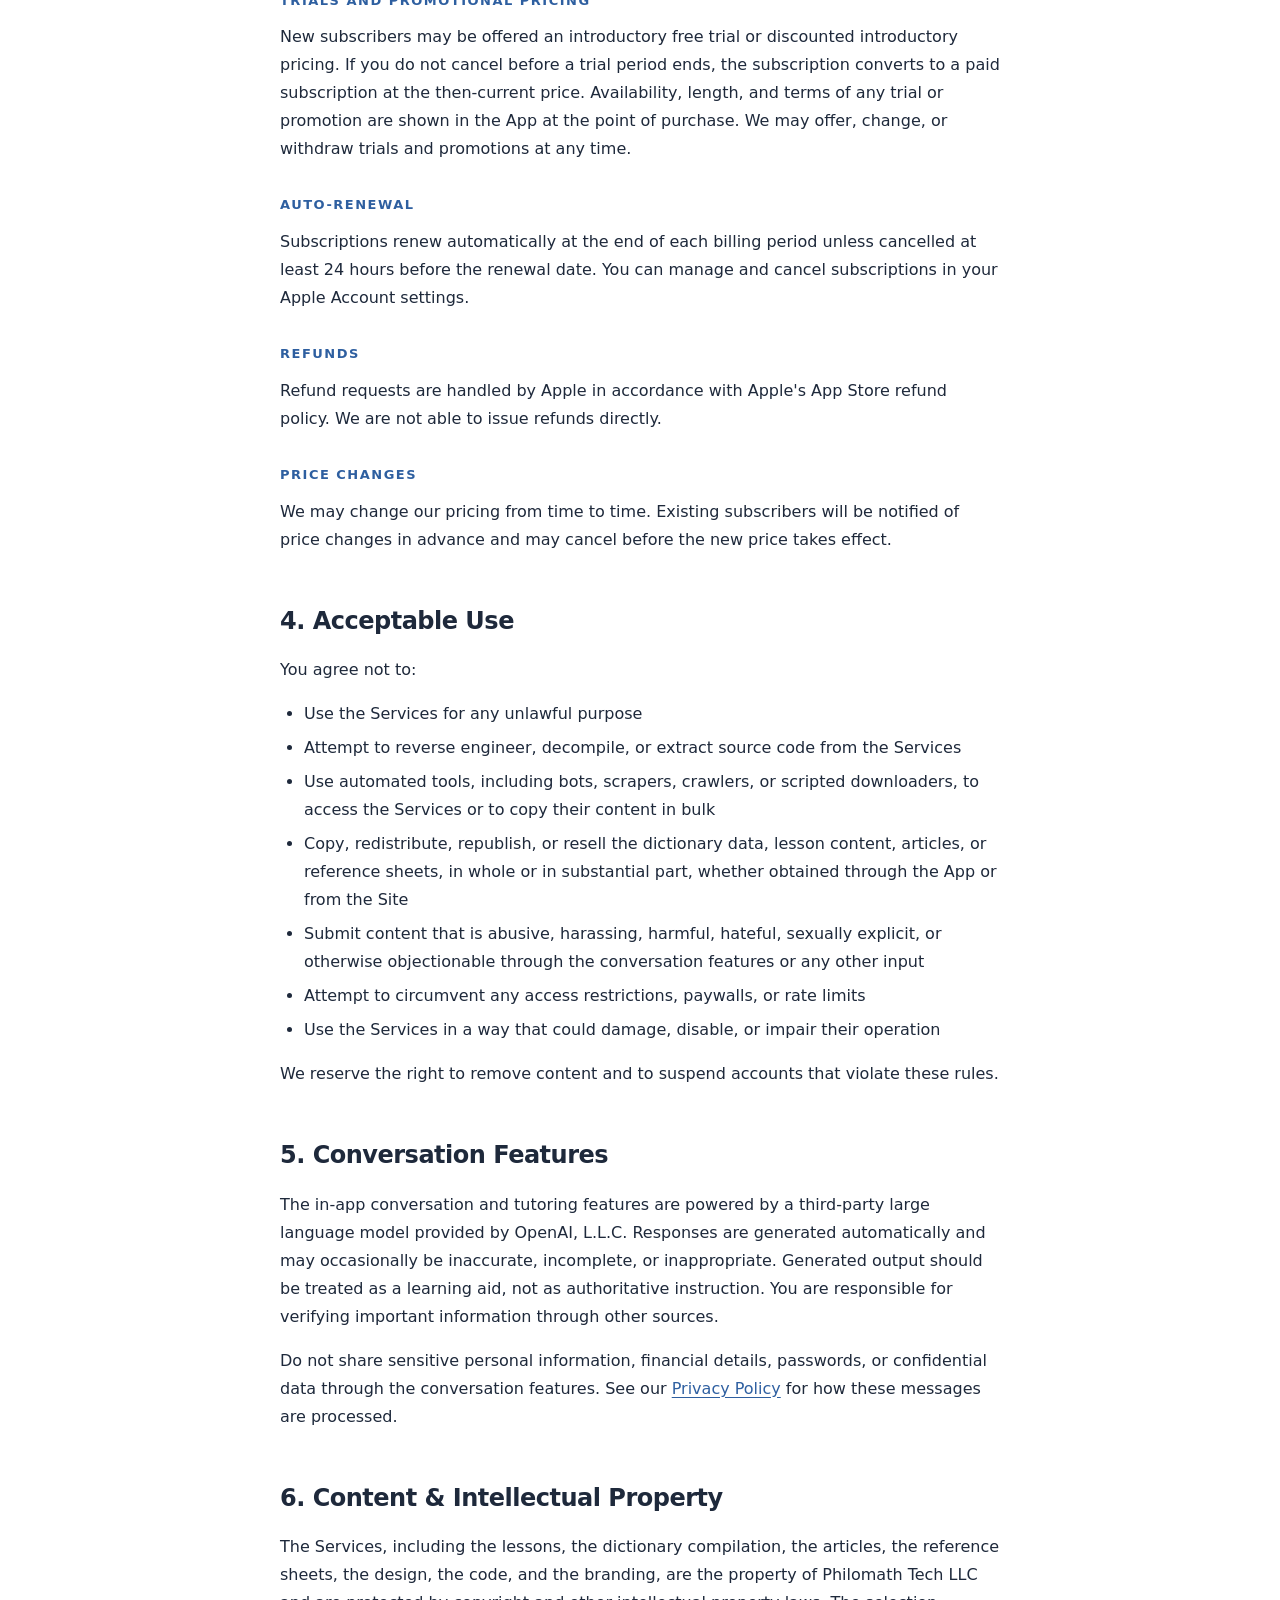
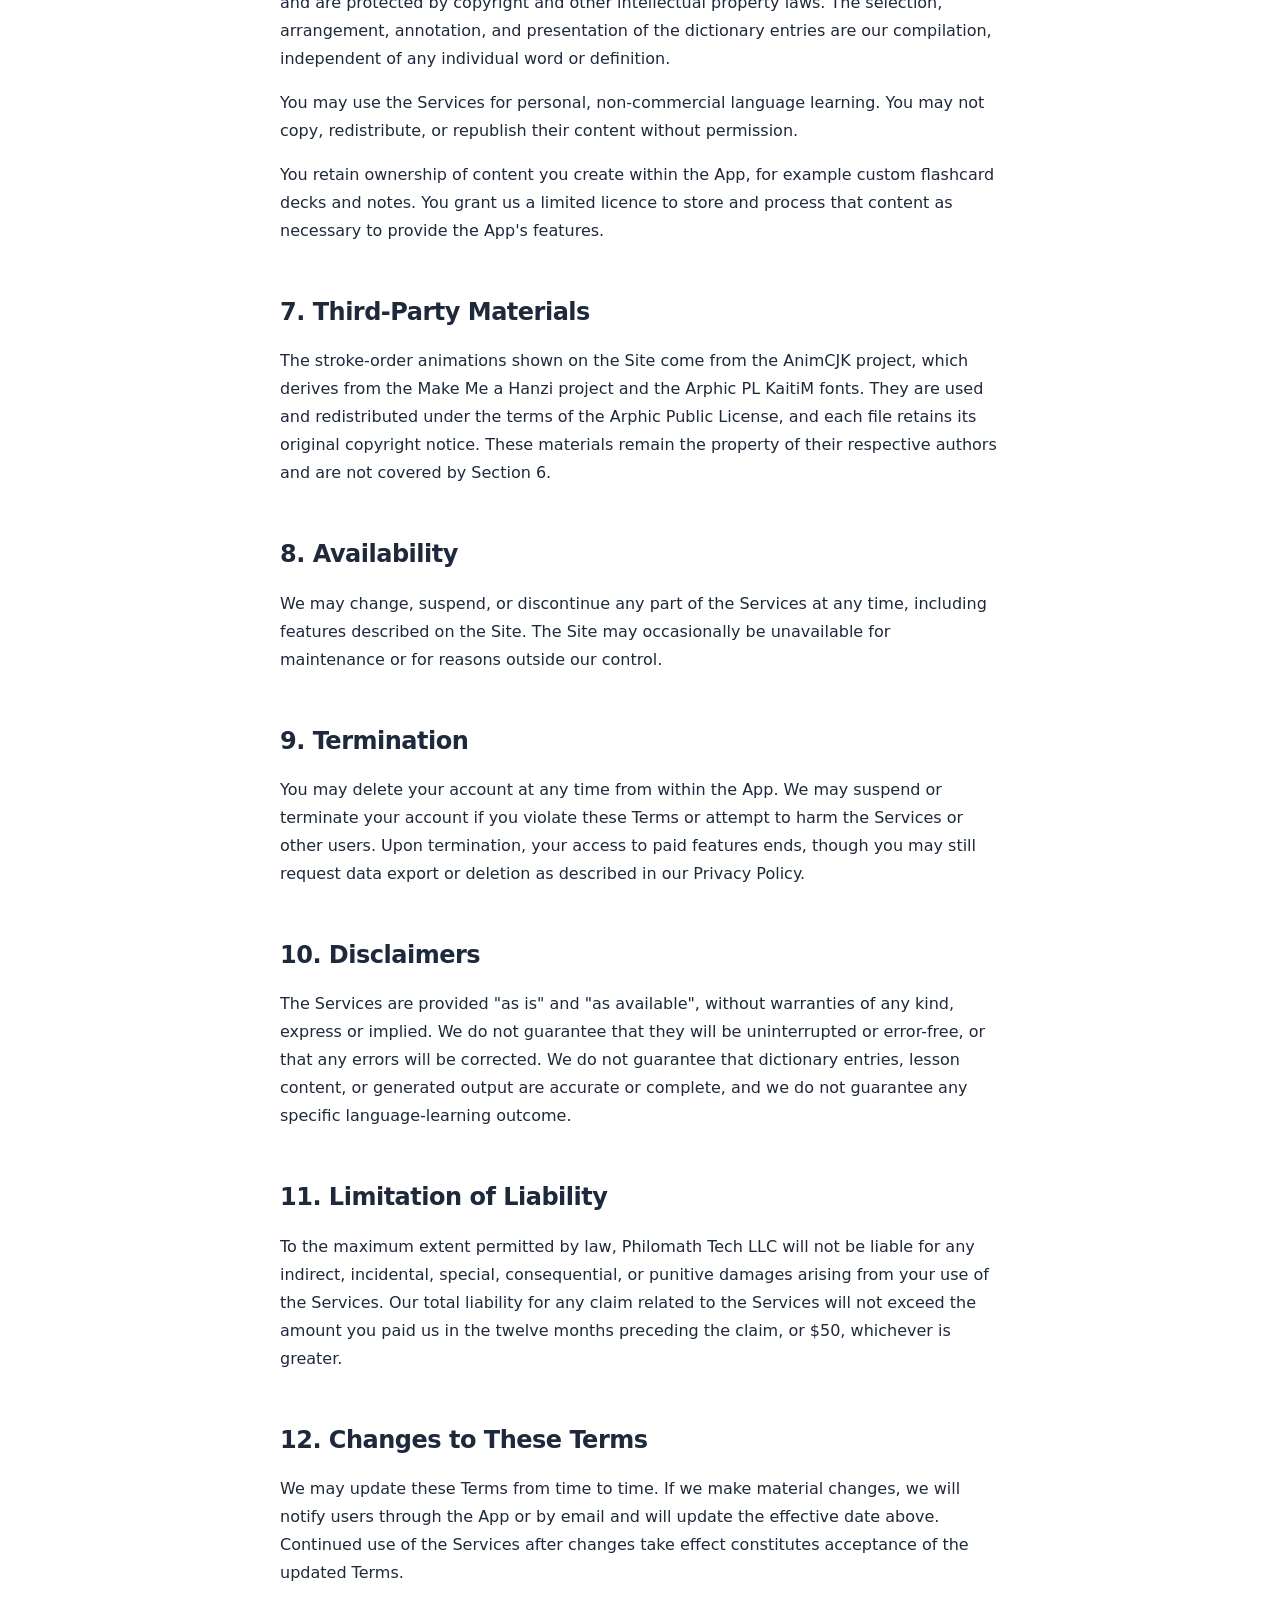
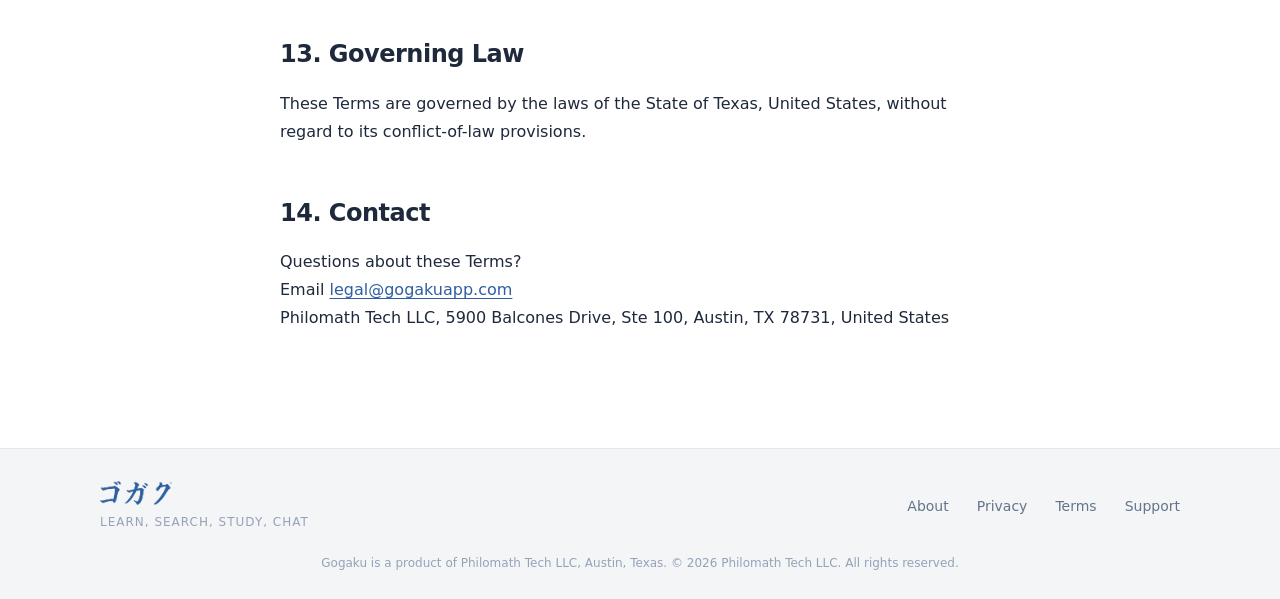
<file: terms.html>
<!DOCTYPE html>
<html lang="en">
<head>
<meta charset="UTF-8">
<meta name="viewport" content="width=device-width, initial-scale=1.0">
<title>Terms of Service — Gogaku</title>
<meta name="description" content="Gogaku's terms of service.">
<link rel="icon" type="image/png" href="assets/gogaku-favicon.png">
<link rel="apple-touch-icon" sizes="180x180" href="assets/gogaku-favicon.png">
<meta name="apple-mobile-web-app-title" content="Gogaku">
<meta property="og:title" content="Terms of Service — Gogaku">
<meta property="og:description" content="Gogaku's terms of service.">
<meta property="og:type" content="website">
<meta property="og:url" content="https://gogakuapp.com/terms.html">
<meta property="og:image" content="https://gogakuapp.com/assets/og-image.png">
<meta property="og:image:width" content="1200">
<meta property="og:image:height" content="630">
<meta name="twitter:card" content="summary_large_image">
<link rel="stylesheet" href="styles.css">
</head>
<body>

<nav>
  <a href="index.html" class="brand" aria-label="Gogaku — home">
    <img src="assets/gogaku-lockup-trademark.png" alt="Gogaku">
  </a>
  <div class="nav-links">
    <a href="articles.html">Articles</a>
    <a href="dictionary.html">Dictionary</a>
    <a href="kana.html">Kana Chart</a>
    <a href="app.html">App</a>
  </div>
</nav>

<!-- PROSE -->
<section class="prose">
  <div class="container">

    <h1>Terms of Service</h1>

    <p class="effective-date">Effective Date: August 7, 2026</p>

    <p>
      These Terms of Service ("Terms") govern your use of the Gogaku mobile application (the "App") and the website at gogakuapp.com (the "Site"), together the "Services". The Services are operated by Philomath Tech LLC, a Texas limited liability company ("we", "us"). By using the Services, you agree to these Terms. If you do not agree, do not use them.
    </p>

    <h2>1. Eligibility</h2>
    <p>You must be at least 13 years old to create an account or use the App. If you are under 18, you must have permission from a parent or legal guardian. The Site's public pages, including the online dictionary, articles, and reference sheets, may be browsed without an account.</p>

    <h2>2. Accounts</h2>
    <p>An account is required for the App and is not required to browse the Site. You are responsible for maintaining the security of your account and password, for providing accurate information when creating an account and keeping it current, and for all activity that occurs under your account.</p>
    <p>You may not share your account with others, sell your account, or use someone else's account without permission.</p>

    <h2>3. Free and Paid Access</h2>

    <h3>The Site</h3>
    <p>Everything published on the Site is free and requires no account, including the dictionary, articles, and the hiragana and katakana reference sheets.</p>

    <h3>What's Included Free in the App</h3>
    <p>Without paid access, the App provides the first lesson, the dictionary, the hiragana and katakana reference sheets, and up to five flashcard decks that you create yourself. The remaining lessons, the full flashcard capability including lesson-generated and conversation-generated decks, the conversation features, and the remaining reference sheets require paid access.</p>

    <h3>Billing</h3>
    <p>Paid access is offered as an auto-renewing monthly or annual subscription. Current pricing and the features included at each tier are displayed in the App before purchase. Payments are processed by Apple through the App Store. By subscribing, you authorize Apple to charge the payment method on file.</p>

    <h3>Trials and Promotional Pricing</h3>
    <p>New subscribers may be offered an introductory free trial or discounted introductory pricing. If you do not cancel before a trial period ends, the subscription converts to a paid subscription at the then-current price. Availability, length, and terms of any trial or promotion are shown in the App at the point of purchase. We may offer, change, or withdraw trials and promotions at any time.</p>

    <h3>Auto-Renewal</h3>
    <p>Subscriptions renew automatically at the end of each billing period unless cancelled at least 24 hours before the renewal date. You can manage and cancel subscriptions in your Apple Account settings.</p>

    <h3>Refunds</h3>
    <p>Refund requests are handled by Apple in accordance with Apple's App Store refund policy. We are not able to issue refunds directly.</p>

    <h3>Price Changes</h3>
    <p>We may change our pricing from time to time. Existing subscribers will be notified of price changes in advance and may cancel before the new price takes effect.</p>

    <h2>4. Acceptable Use</h2>
    <p>You agree not to:</p>
    <ul>
      <li>Use the Services for any unlawful purpose</li>
      <li>Attempt to reverse engineer, decompile, or extract source code from the Services</li>
      <li>Use automated tools, including bots, scrapers, crawlers, or scripted downloaders, to access the Services or to copy their content in bulk</li>
      <li>Copy, redistribute, republish, or resell the dictionary data, lesson content, articles, or reference sheets, in whole or in substantial part, whether obtained through the App or from the Site</li>
      <li>Submit content that is abusive, harassing, harmful, hateful, sexually explicit, or otherwise objectionable through the conversation features or any other input</li>
      <li>Attempt to circumvent any access restrictions, paywalls, or rate limits</li>
      <li>Use the Services in a way that could damage, disable, or impair their operation</li>
    </ul>
    <p>We reserve the right to remove content and to suspend accounts that violate these rules.</p>

    <h2>5. Conversation Features</h2>
    <p>The in-app conversation and tutoring features are powered by a third-party large language model provided by OpenAI, L.L.C. Responses are generated automatically and may occasionally be inaccurate, incomplete, or inappropriate. Generated output should be treated as a learning aid, not as authoritative instruction. You are responsible for verifying important information through other sources.</p>
    <p>Do not share sensitive personal information, financial details, passwords, or confidential data through the conversation features. See our <a href="privacy.html">Privacy Policy</a> for how these messages are processed.</p>

    <h2>6. Content &amp; Intellectual Property</h2>
    <p>The Services, including the lessons, the dictionary compilation, the articles, the reference sheets, the design, the code, and the branding, are the property of Philomath Tech LLC and are protected by copyright and other intellectual property laws. The selection, arrangement, annotation, and presentation of the dictionary entries are our compilation, independent of any individual word or definition.</p>
    <p>You may use the Services for personal, non-commercial language learning. You may not copy, redistribute, or republish their content without permission.</p>
    <p>You retain ownership of content you create within the App, for example custom flashcard decks and notes. You grant us a limited licence to store and process that content as necessary to provide the App's features.</p>

    <h2>7. Third-Party Materials</h2>
    <p>The stroke-order animations shown on the Site come from the AnimCJK project, which derives from the Make Me a Hanzi project and the Arphic PL KaitiM fonts. They are used and redistributed under the terms of the Arphic Public License, and each file retains its original copyright notice. These materials remain the property of their respective authors and are not covered by Section 6.</p>

    <h2>8. Availability</h2>
    <p>We may change, suspend, or discontinue any part of the Services at any time, including features described on the Site. The Site may occasionally be unavailable for maintenance or for reasons outside our control.</p>

    <h2>9. Termination</h2>
    <p>You may delete your account at any time from within the App. We may suspend or terminate your account if you violate these Terms or attempt to harm the Services or other users. Upon termination, your access to paid features ends, though you may still request data export or deletion as described in our Privacy Policy.</p>

    <h2>10. Disclaimers</h2>
    <p>The Services are provided "as is" and "as available", without warranties of any kind, express or implied. We do not guarantee that they will be uninterrupted or error-free, or that any errors will be corrected. We do not guarantee that dictionary entries, lesson content, or generated output are accurate or complete, and we do not guarantee any specific language-learning outcome.</p>

    <h2>11. Limitation of Liability</h2>
    <p>To the maximum extent permitted by law, Philomath Tech LLC will not be liable for any indirect, incidental, special, consequential, or punitive damages arising from your use of the Services. Our total liability for any claim related to the Services will not exceed the amount you paid us in the twelve months preceding the claim, or $50, whichever is greater.</p>

    <h2>12. Changes to These Terms</h2>
    <p>We may update these Terms from time to time. If we make material changes, we will notify users through the App or by email and will update the effective date above. Continued use of the Services after changes take effect constitutes acceptance of the updated Terms.</p>

    <h2>13. Governing Law</h2>
    <p>These Terms are governed by the laws of the State of Texas, United States, without regard to its conflict-of-law provisions.</p>

    <h2>14. Contact</h2>
    <p>
      Questions about these Terms?<br>
      Email <a href="mailto:legal@gogakuapp.com">legal@gogakuapp.com</a><br>
      Philomath Tech LLC, 5900 Balcones Drive, Ste 100, Austin, TX 78731, United States
    </p>

  </div>
</section>

<!-- FOOTER -->
<footer>
  <div class="footer-inner">
    <div class="footer-brand">
      <img src="assets/gogaku-wordmark-trademark.png" alt="Gogaku">
      <span class="tagline">Learn, Search, Study, Chat</span>
    </div>
    <div class="footer-links">
      <a href="about.html">About</a>
      <a href="privacy.html">Privacy</a>
      <a href="terms.html">Terms</a>
      <a href="mailto:support@gogakuapp.com">Support</a>
    </div>
  </div>
  <div class="footer-bottom">
    Gogaku is a product of Philomath Tech LLC, Austin, Texas.
    © 2026 Philomath Tech LLC. All rights reserved.
  </div>
</footer>

<script src="site.js"></script>

</body>
</html>
</file>
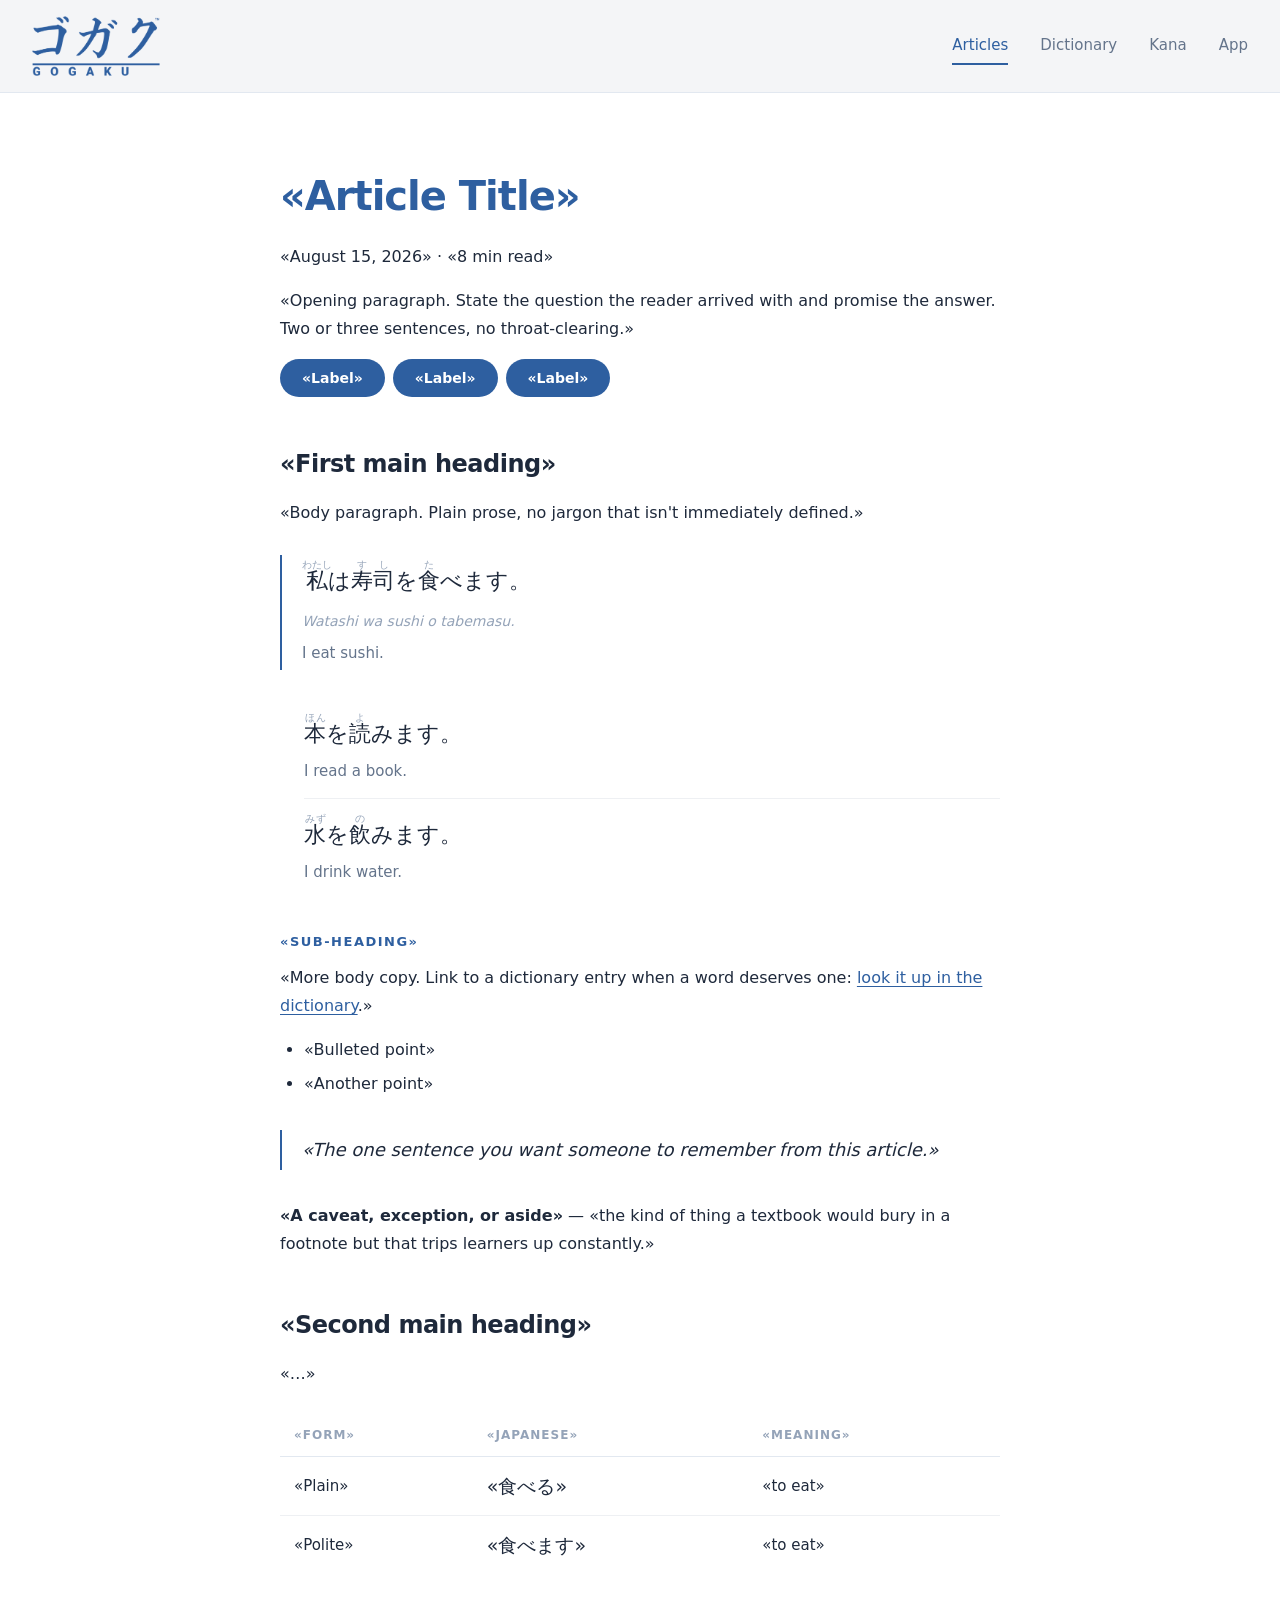
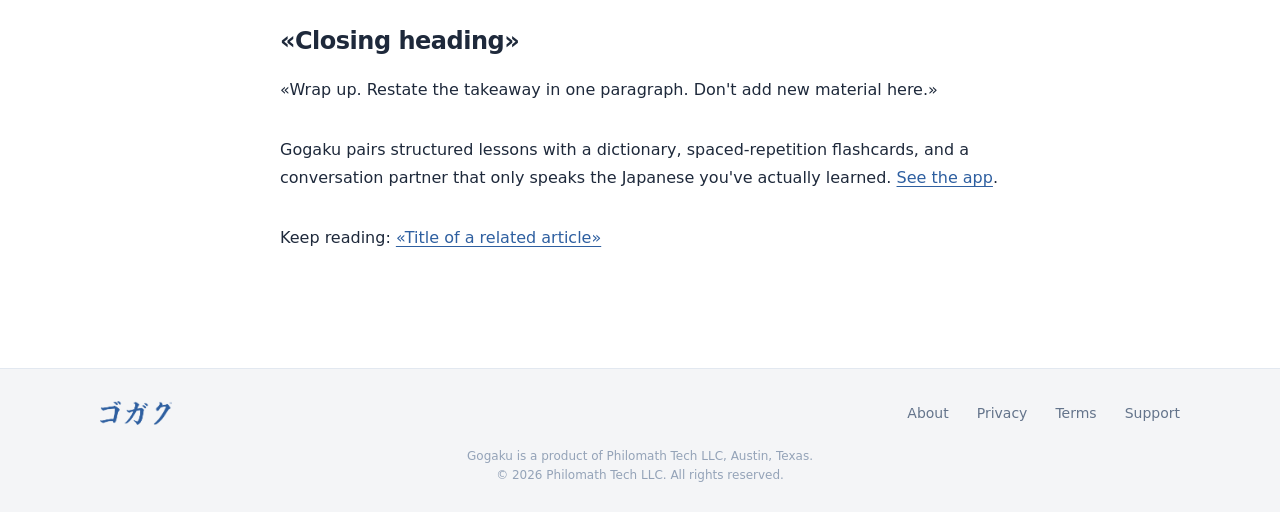
<file: articles/_template.html>
<!DOCTYPE html>
<html lang="en">
<head>
<meta charset="UTF-8">
<meta name="viewport" content="width=device-width, initial-scale=1.0">

<!-- ===================================================================
     FILL IN EVERY «PLACEHOLDER» BELOW, THEN DELETE THE ROBOTS TAG.
     Paths are ../ because this file lives in /articles/.
     =================================================================== -->

<meta name="robots" content="noindex"><!-- DELETE THIS LINE when publishing -->

<title>«Article Title» — Gogaku</title>
<meta name="description" content="«One sentence, 150-160 characters, matching the excerpt on the articles page.»">
<link rel="canonical" href="https://gogakuapp.com/articles/«slug».html">

<link rel="icon" type="image/png" href="../assets/gogaku-favicon.png">
<link rel="apple-touch-icon" sizes="180x180" href="../assets/gogaku-favicon.png">
<meta name="apple-mobile-web-app-title" content="Gogaku">

<meta property="og:title" content="«Article Title»">
<meta property="og:description" content="«Same sentence as the meta description.»">
<meta property="og:type" content="article">
<meta property="og:url" content="https://gogakuapp.com/articles/«slug».html">
<meta property="og:image" content="https://gogakuapp.com/assets/og-image.png">
<meta property="og:image:width" content="1200">
<meta property="og:image:height" content="630">
<meta property="article:published_time" content="«2026-08-15»">
<meta name="twitter:card" content="summary_large_image">

<script type="application/ld+json">
{
  "@context": "https://schema.org",
  "@type": "Article",
  "headline": "«Article Title»",
  "description": "«Same sentence as the meta description.»",
  "datePublished": "«2026-08-15»",
  "dateModified": "«2026-08-15»",
  "author": { "@type": "Organization", "name": "Gogaku" },
  "publisher": {
    "@type": "Organization",
    "name": "Philomath Tech LLC",
    "logo": {
      "@type": "ImageObject",
      "url": "https://gogakuapp.com/assets/gogaku-favicon.png"
    }
  },
  "mainEntityOfPage": "https://gogakuapp.com/articles/«slug».html"
}
</script>

<link rel="stylesheet" href="../styles.css">
</head>
<body>

<nav>
  <a href="../index.html" class="brand" aria-label="Gogaku — home">
    <img src="../assets/gogaku-lockup-trademark.png" alt="Gogaku">
  </a>
  <div class="nav-links">
    <a href="../articles.html" class="active">Articles</a>
    <a href="../dictionary.html">Dictionary</a>
    <a href="../kana.html">Kana</a>
    <a href="../app.html">App</a>
  </div>
</nav>

<!-- BODY -->
<article class="prose">
  <div class="container">

    <h1>«Article Title»</h1>
    <p class="post-meta">
      <time datetime="«2026-08-15»">«August 15, 2026»</time> &middot; «8 min read»
    </p>

    <p>
      «Opening paragraph. State the question the reader arrived with and
      promise the answer. Two or three sentences, no throat-clearing.»
    </p>

    <!-- ---------- JUMP PILLS (optional; delete on short posts) ----------
         Each pill needs a matching id on its heading:
         <h2 id="your-anchor">…</h2>. Keep to 3–5 pills. -->
    <nav class="jump-pills" aria-label="Jump to a section">
      <a href="#«anchor-one»">«Label»</a>
      <a href="#«anchor-two»">«Label»</a>
      <a href="#«anchor-three»">«Label»</a>
    </nav>

    <h2 id="«anchor-one»">«First main heading»</h2>

    <p>«Body paragraph. Plain prose, no jargon that isn't immediately defined.»</p>

    <!-- ---------- JAPANESE EXAMPLE ---------- -->
    <!-- Furigana uses <ruby>KANJI<rt>かな</rt></ruby>. Wrap only the kanji,
         not the okurigana: 食<rt>た</rt>べる, never 食べる<rt>たべる</rt>. -->
    <div class="jp-example">
      <p class="jp"><ruby>私<rt>わたし</rt></ruby>は<ruby>寿司<rt>すし</rt></ruby>を<ruby>食<rt>た</rt></ruby>べます。</p>
      <p class="romaji">Watashi wa sushi o tabemasu.</p>
      <p class="en">I eat sushi.</p>
    </div>

    <!-- Several examples in a row: repeat .jp-example, or use this list. -->
    <ul class="jp-list">
      <li>
        <span class="jp"><ruby>本<rt>ほん</rt></ruby>を<ruby>読<rt>よ</rt></ruby>みます。</span>
        <span class="en">I read a book.</span>
      </li>
      <li>
        <span class="jp"><ruby>水<rt>みず</rt></ruby>を<ruby>飲<rt>の</rt></ruby>みます。</span>
        <span class="en">I drink water.</span>
      </li>
    </ul>

    <h3>«Sub-heading»</h3>

    <p>«More body copy. Link to a dictionary entry when a word deserves one:
      <a href="../dictionary.html">look it up in the dictionary</a>.»</p>

    <ul>
      <li>«Bulleted point»</li>
      <li>«Another point»</li>
    </ul>

    <!-- ---------- CALLOUTS ---------- -->
    <p class="pull-quote">
      «The one sentence you want someone to remember from this article.»
    </p>

    <p><strong>«A caveat, exception, or aside»</strong> — «the kind of thing a
      textbook would bury in a footnote but that trips learners up constantly.»</p>

    <h2>«Second main heading»</h2>

    <p>«…»</p>

    <!-- ---------- COMPARISON TABLE (optional) ---------- -->
    <div class="table-wrap">
      <table class="jp-table">
        <thead>
          <tr><th>«Form»</th><th>«Japanese»</th><th>«Meaning»</th></tr>
        </thead>
        <tbody>
          <tr><td>«Plain»</td><td class="jp">«食べる»</td><td>«to eat»</td></tr>
          <tr><td>«Polite»</td><td class="jp">«食べます»</td><td>«to eat»</td></tr>
        </tbody>
      </table>
    </div>

    <h2>«Closing heading»</h2>

    <p>«Wrap up. Restate the takeaway in one paragraph. Don't add new material here.»</p>

    <p class="post-outro">
      Gogaku pairs structured lessons with a dictionary, spaced-repetition
      flashcards, and a conversation partner that only speaks the Japanese
      you've actually learned. <a href="../app.html">See the app</a>.
    </p>

    <p class="post-outro">
      Keep reading: <a href="«other-slug».html">«Title of a related article»</a>
    </p>

  </div>
</article>

<!-- FOOTER -->
<footer>
  <div class="footer-inner">
    <div class="footer-brand">
      <img src="../assets/gogaku-wordmark-trademark.png" alt="Gogaku">
    </div>
    <div class="footer-links">
      <a href="../about.html">About</a>
      <a href="../privacy.html">Privacy</a>
      <a href="../terms.html">Terms</a>
      <a href="mailto:support@gogakuapp.com">Support</a>
    </div>
  </div>
  <div class="footer-bottom">
    Gogaku is a product of Philomath Tech LLC, Austin, Texas.<br>
    © 2026 Philomath Tech LLC. All rights reserved.
  </div>
</footer>

<script src="../site.js"></script>

</body>
</html>
</file>
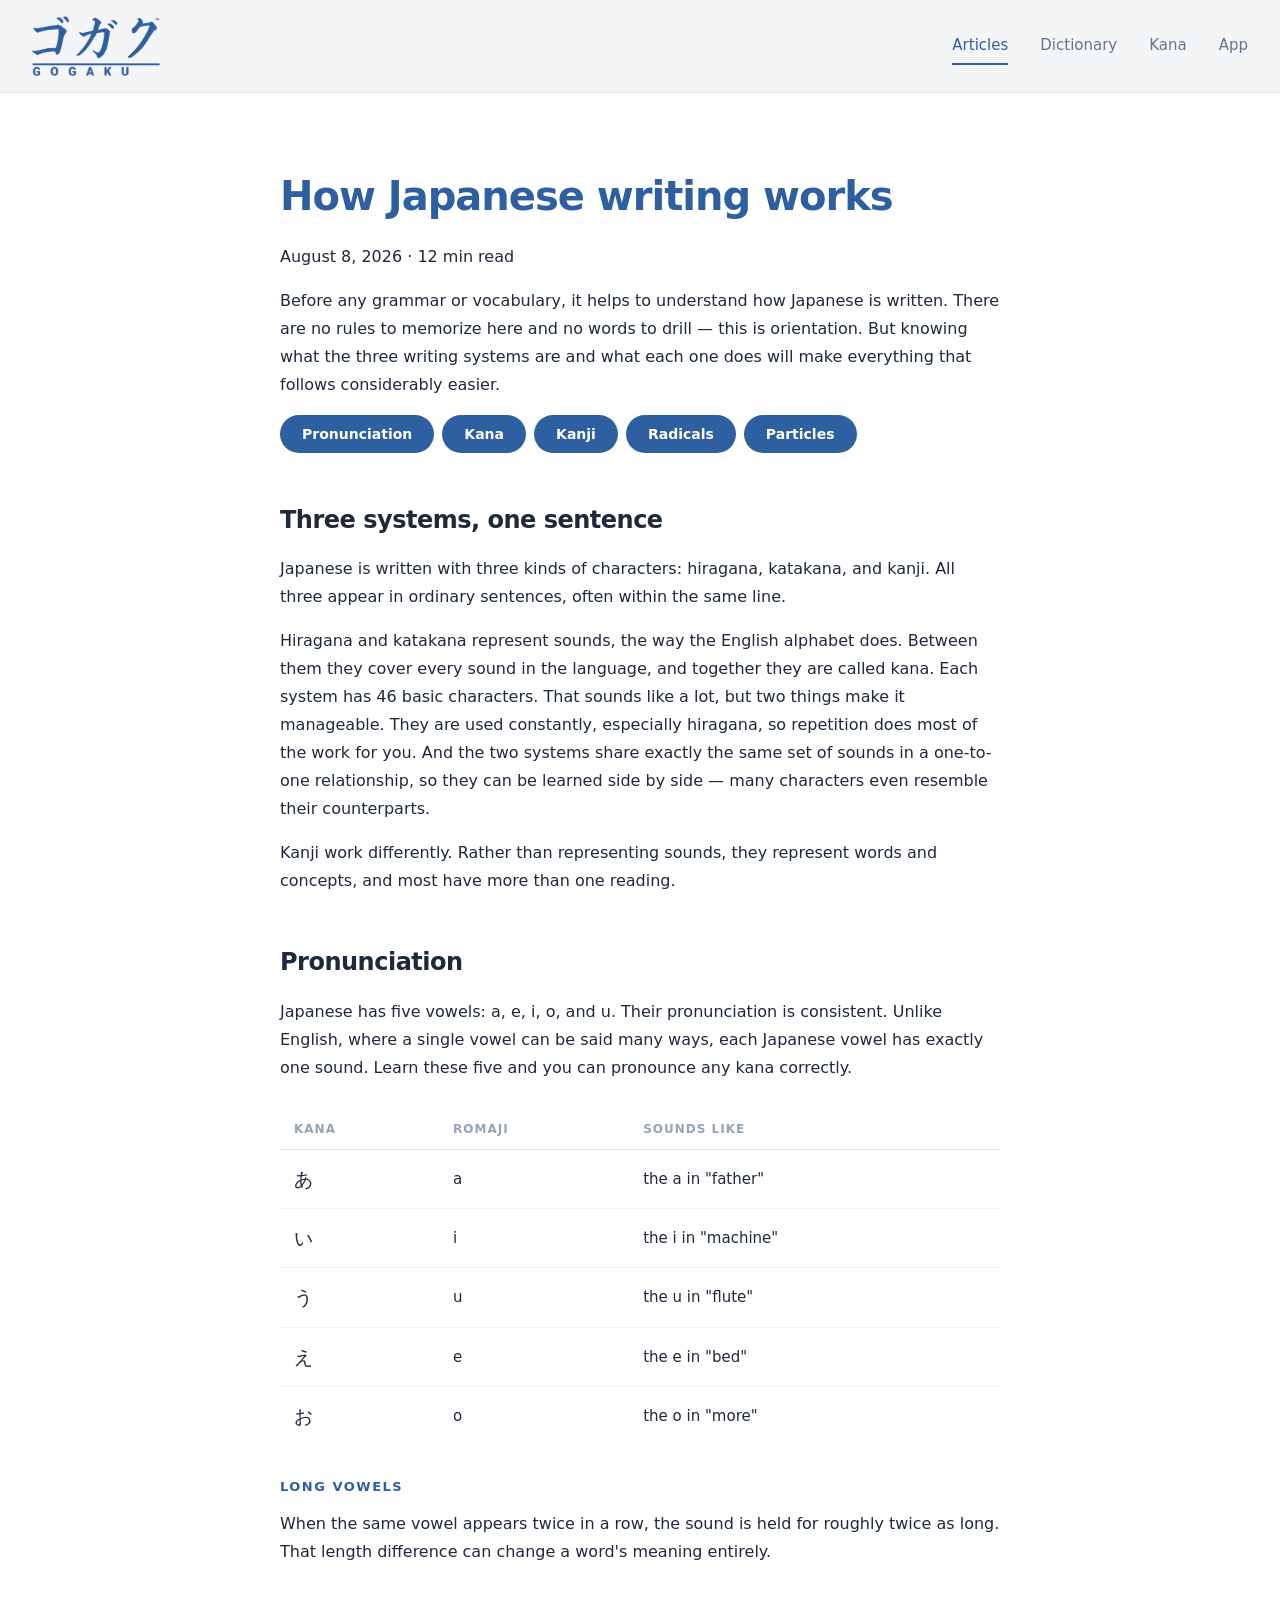
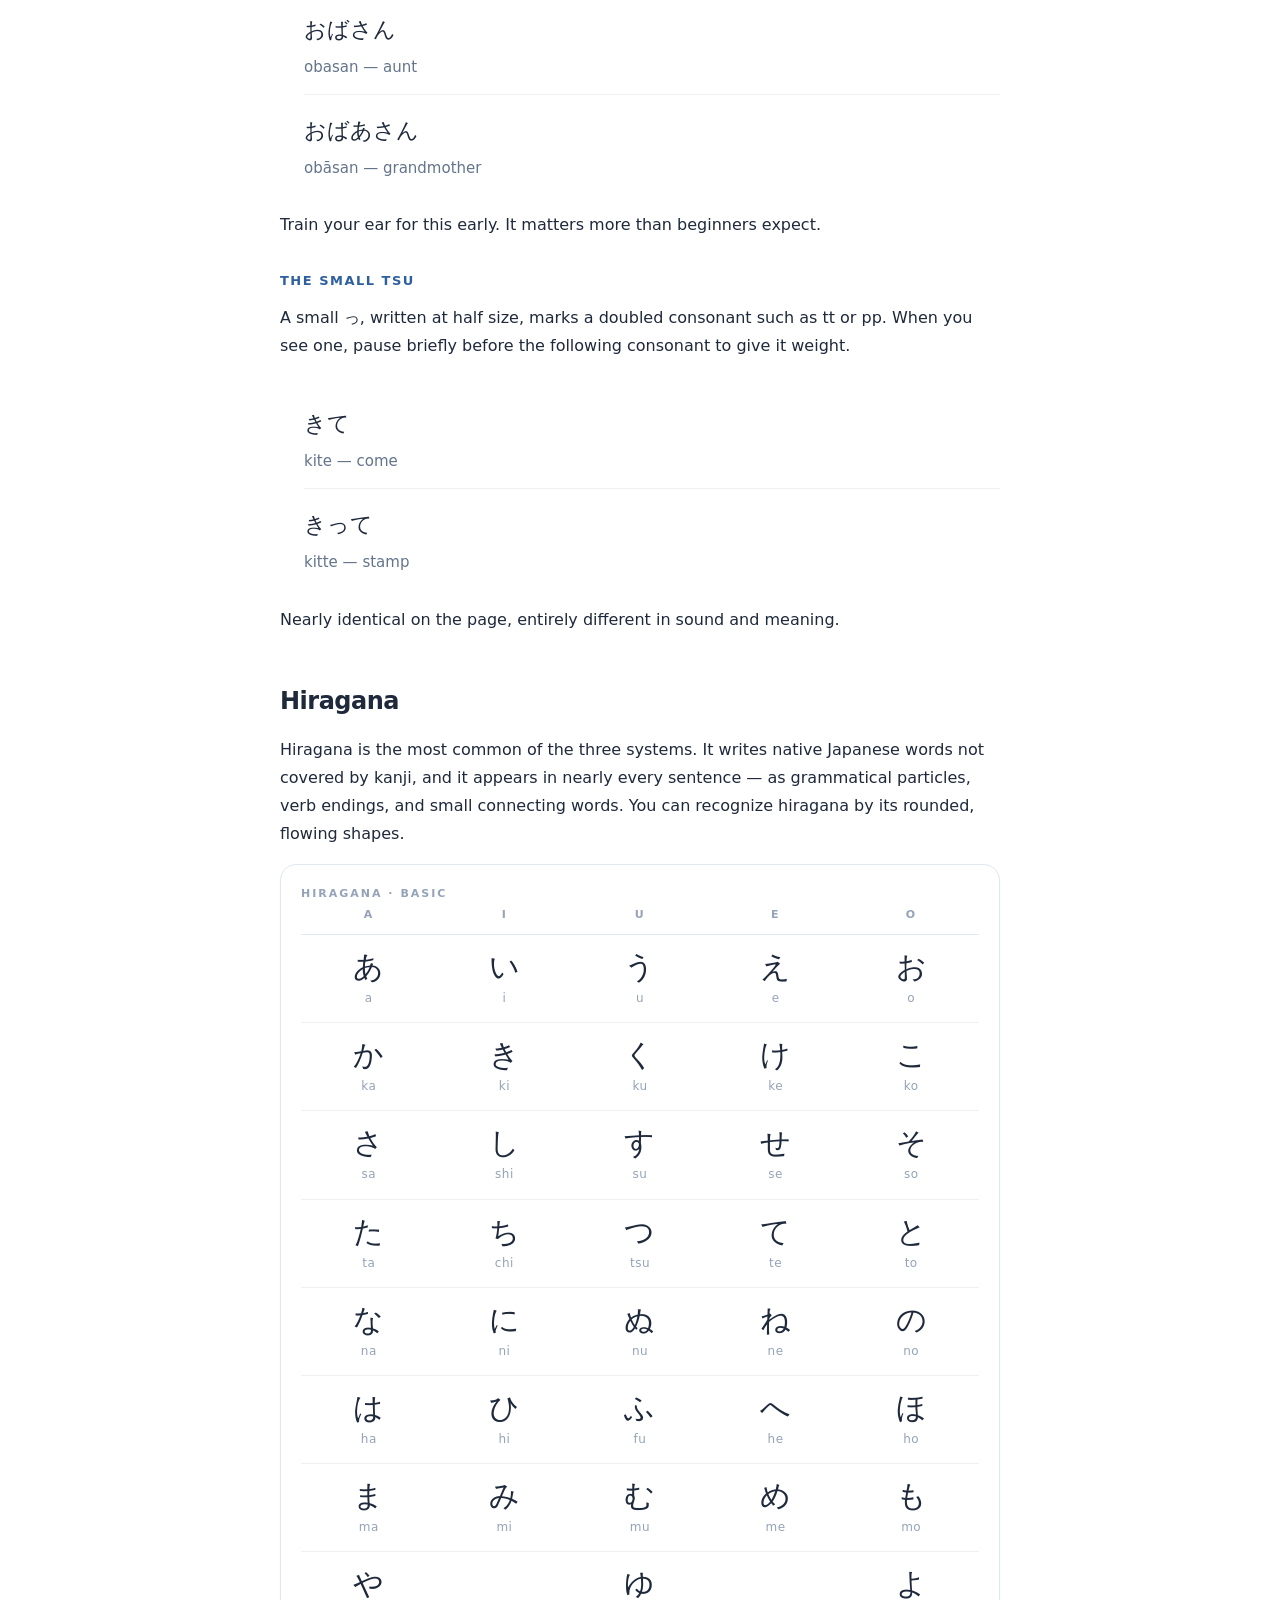
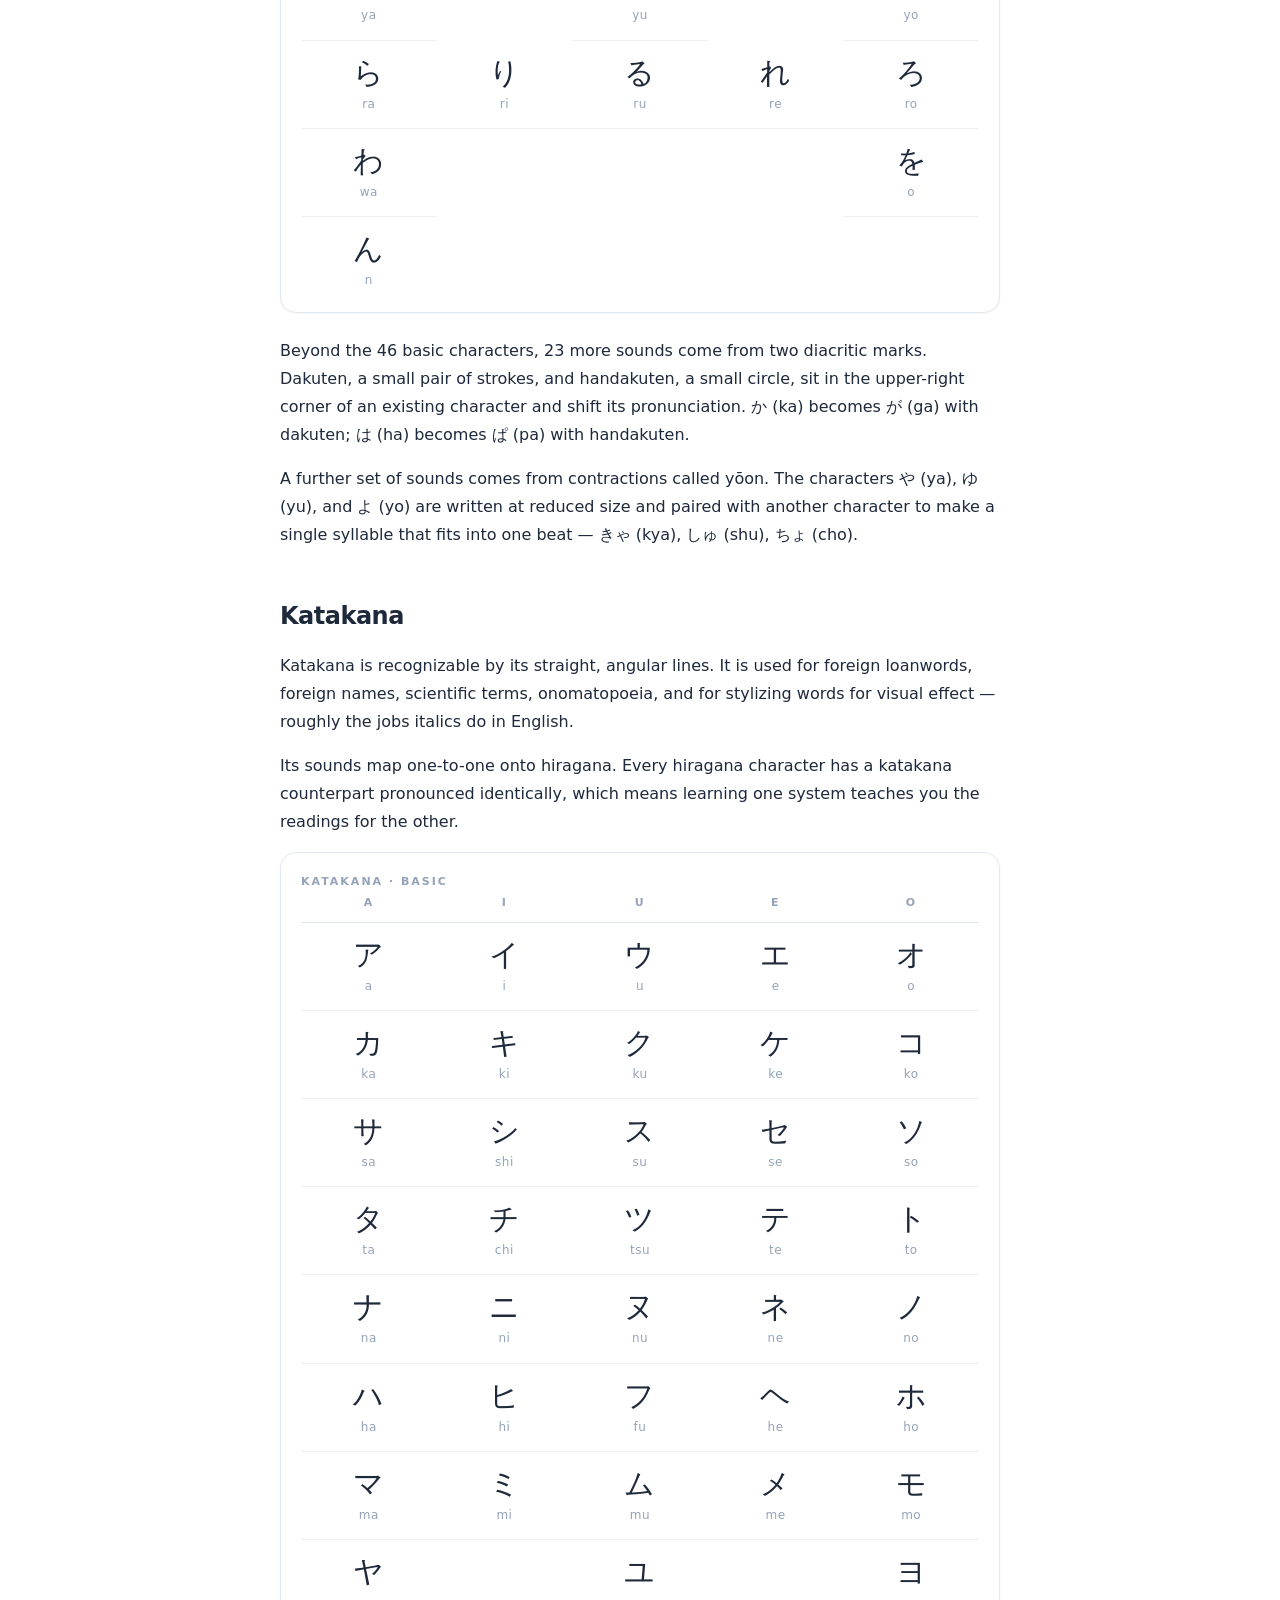
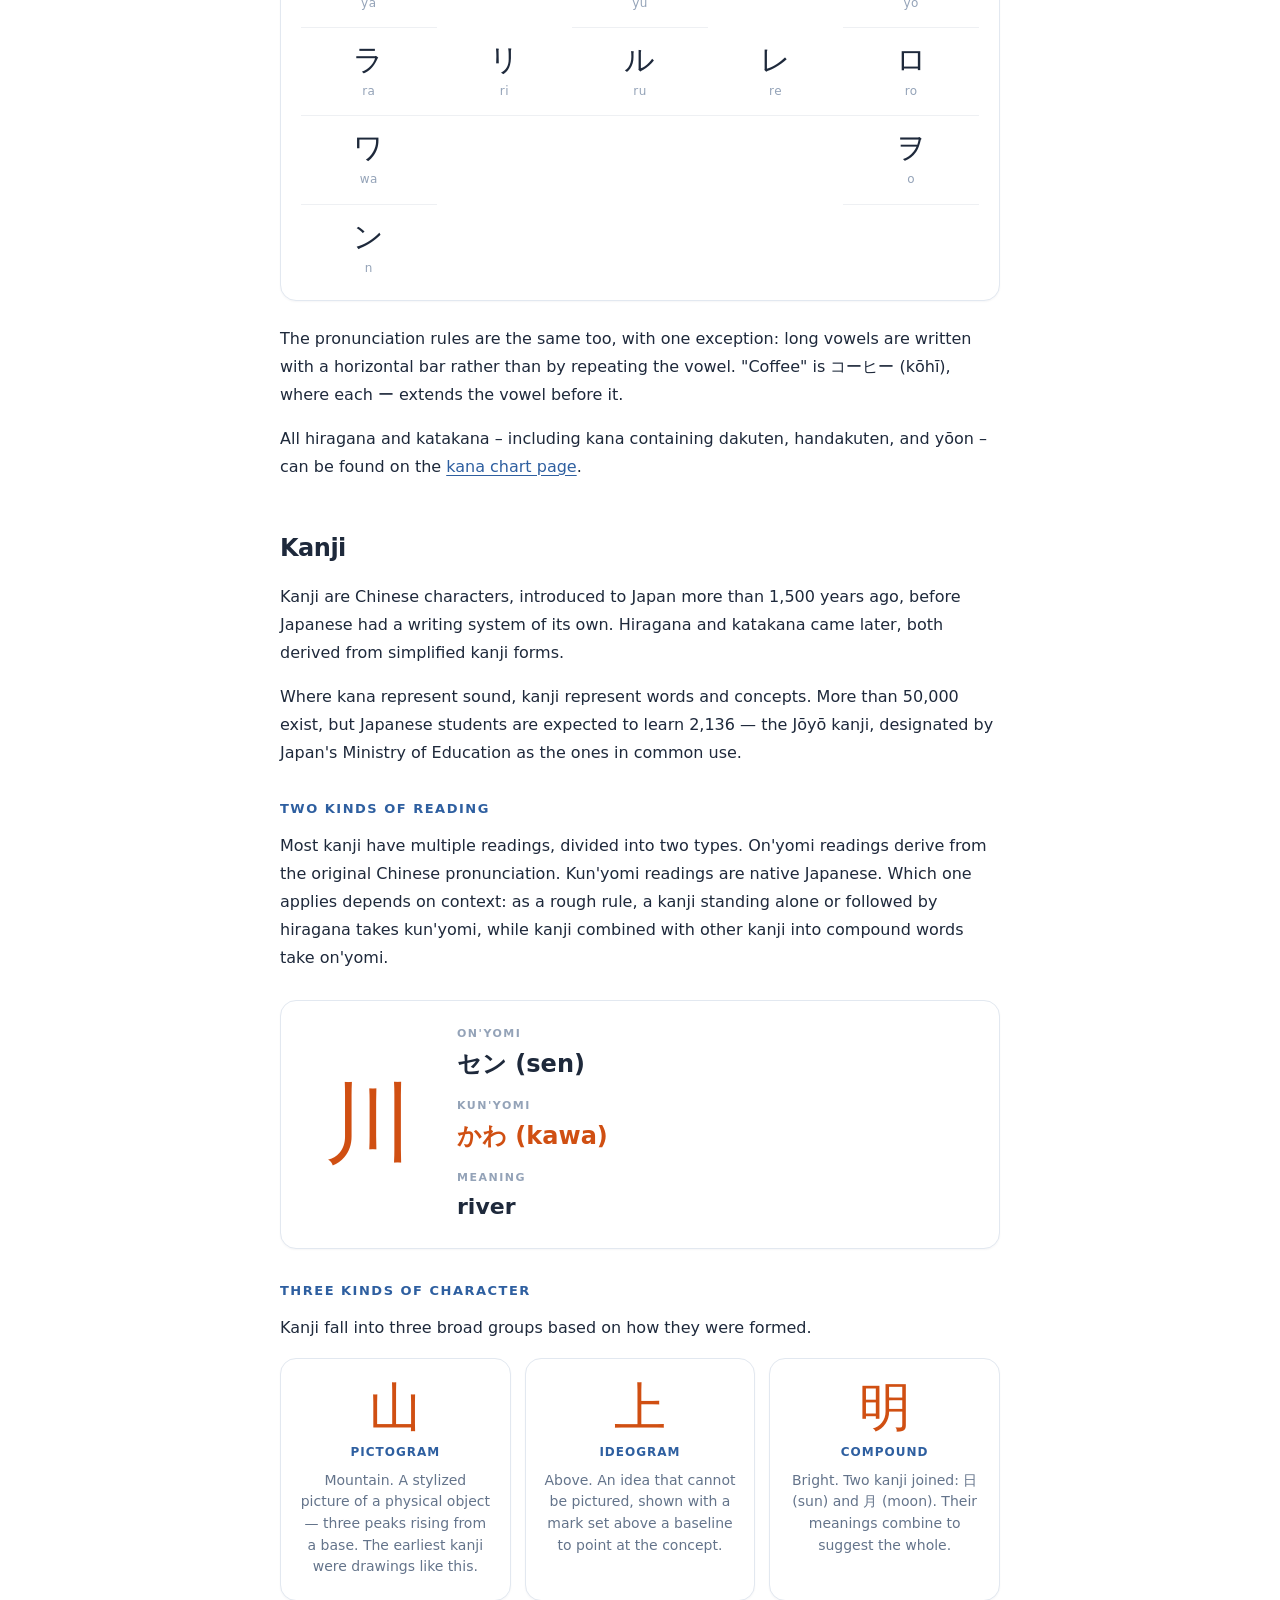
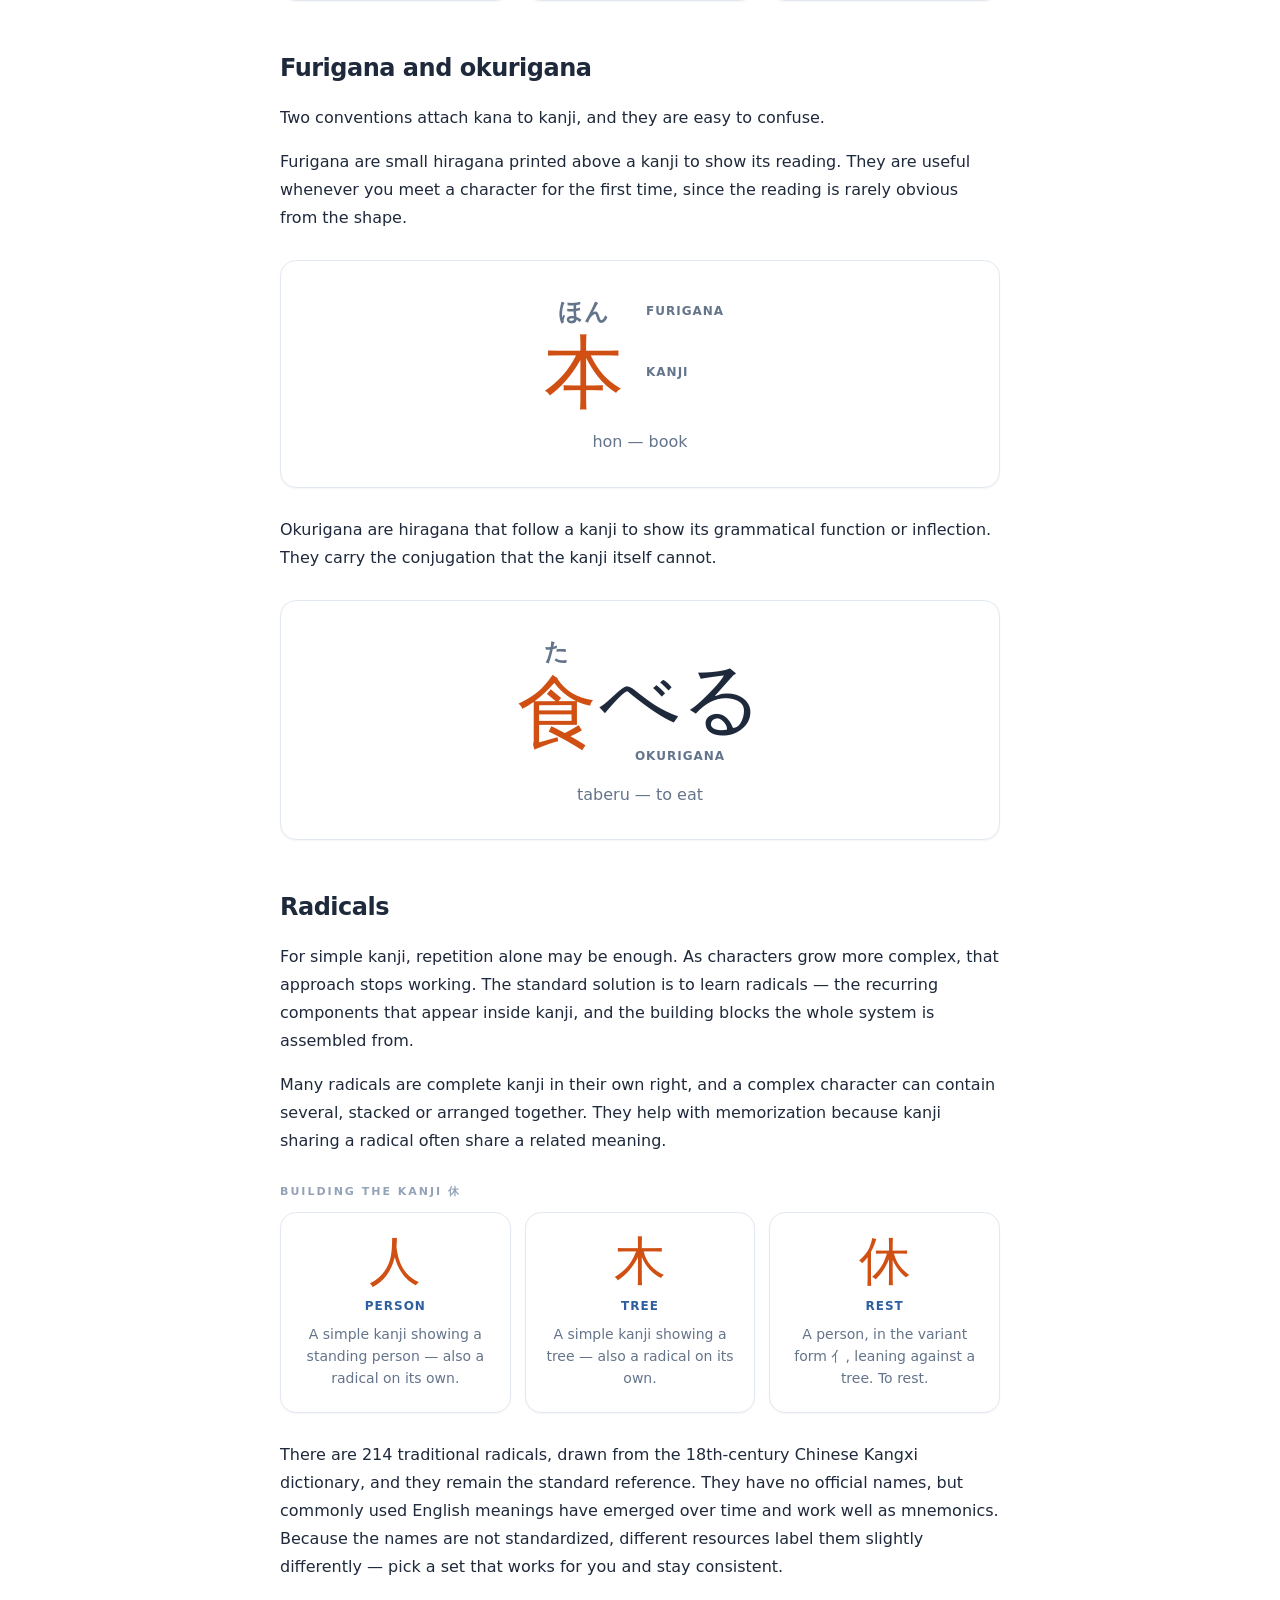
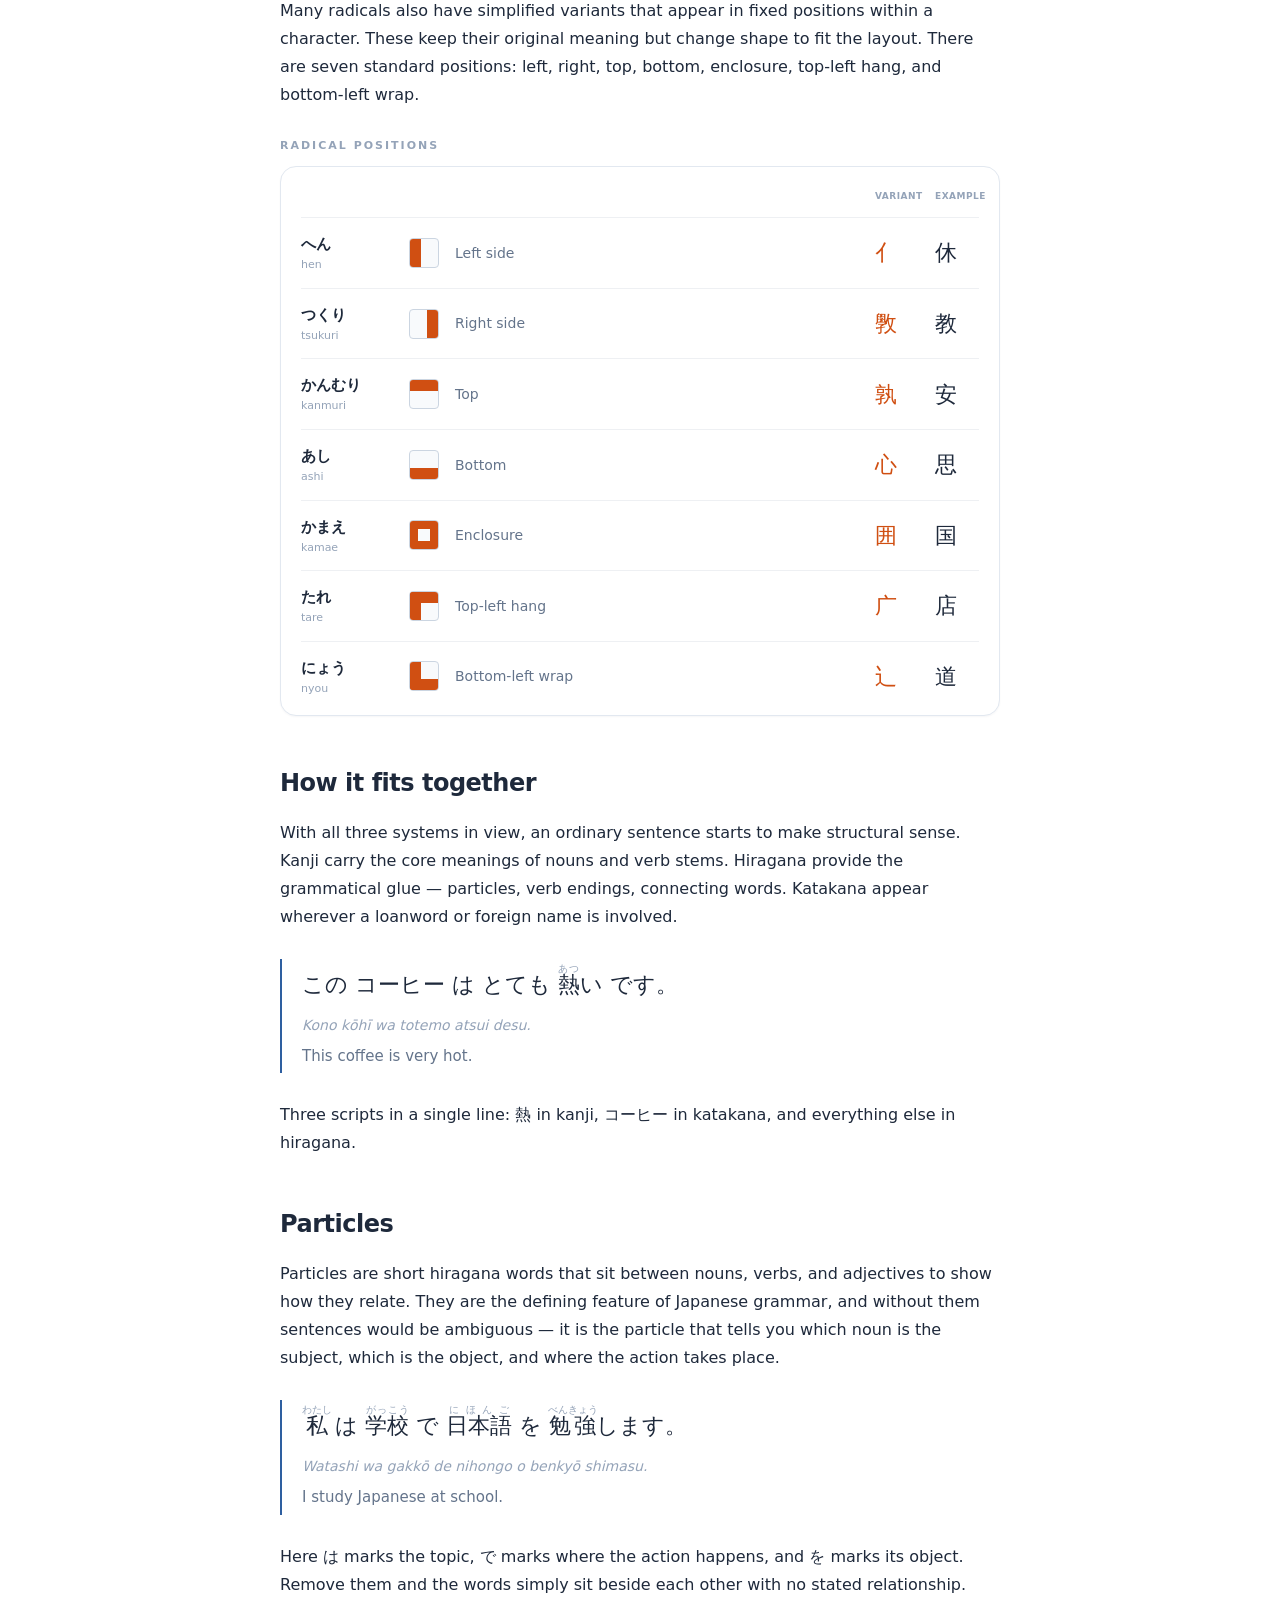
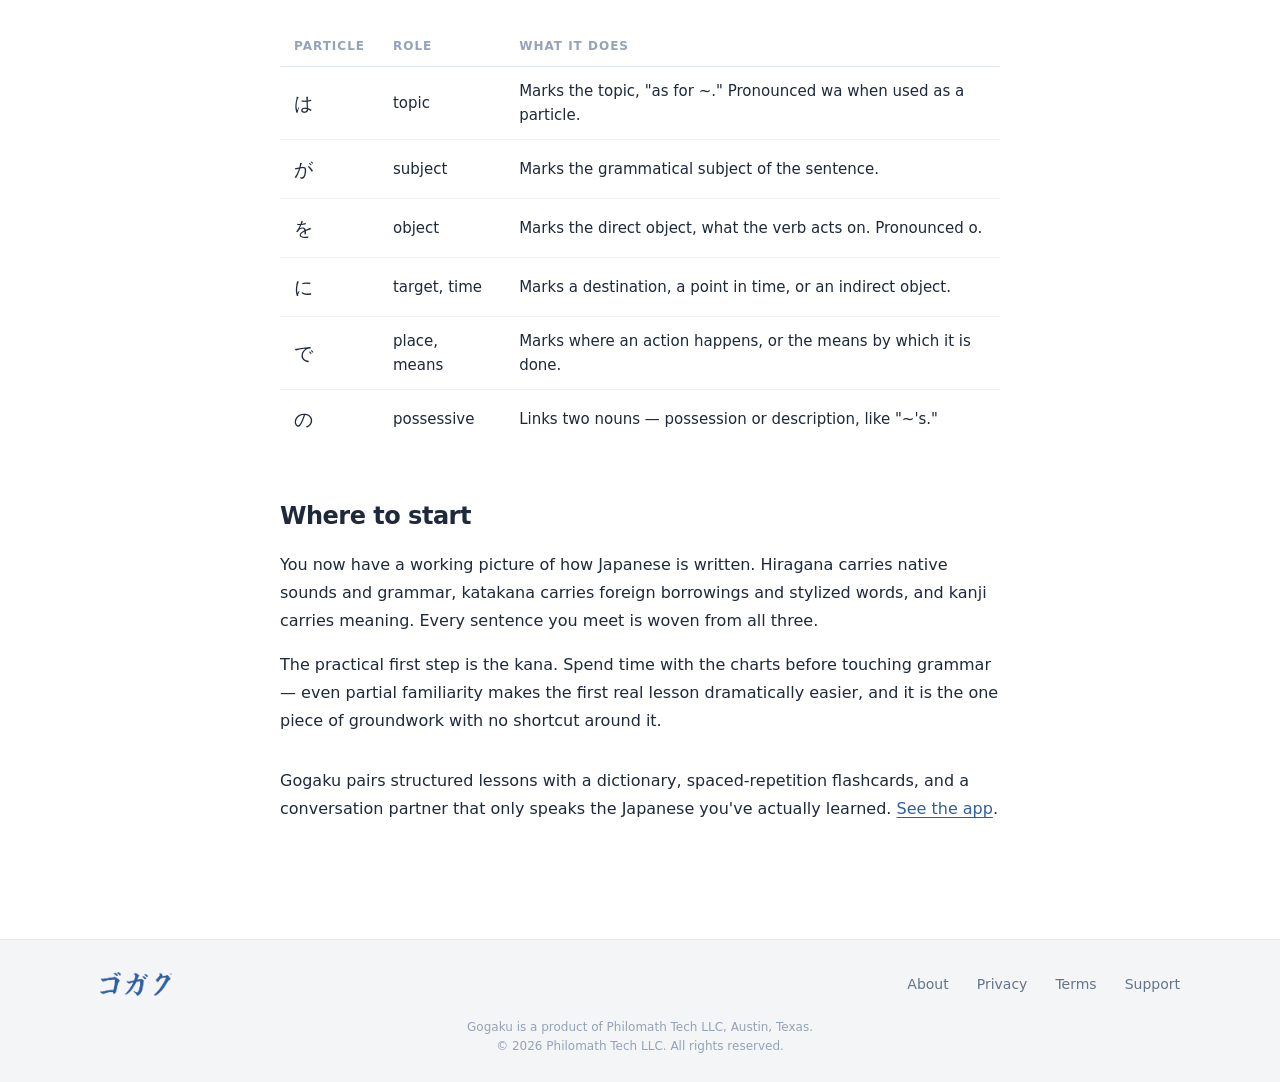
<file: articles/japanese-writing-systems.html>
<!DOCTYPE html>
<html lang="en">
<head>
<meta charset="UTF-8">
<meta name="viewport" content="width=device-width, initial-scale=1.0">

<title>How Japanese Writing Works: Hiragana, Katakana, and Kanji — Gogaku</title>
<meta name="description" content="Japanese uses three writing systems at once. Here is what each one does, how they fit together in a sentence, and what to learn first.">
<link rel="canonical" href="https://gogakuapp.com/articles/japanese-writing-systems.html">

<link rel="icon" type="image/png" href="../assets/gogaku-favicon.png">
<link rel="apple-touch-icon" sizes="180x180" href="../assets/gogaku-favicon.png">
<meta name="apple-mobile-web-app-title" content="Gogaku">

<meta property="og:title" content="How Japanese Writing Works: Hiragana, Katakana, and Kanji">
<meta property="og:description" content="Japanese uses three writing systems at once. Here is what each one does, how they fit together in a sentence, and what to learn first.">
<meta property="og:type" content="article">
<meta property="og:url" content="https://gogakuapp.com/articles/japanese-writing-systems.html">
<meta property="og:image" content="https://gogakuapp.com/assets/og-image.png">
<meta property="og:image:width" content="1200">
<meta property="og:image:height" content="630">
<meta property="article:published_time" content="2026-08-08">
<meta name="twitter:card" content="summary_large_image">

<script type="application/ld+json">
{
  "@context": "https://schema.org",
  "@type": "Article",
  "headline": "How Japanese Writing Works: Hiragana, Katakana, and Kanji",
  "description": "Japanese uses three writing systems at once. Here is what each one does, how they fit together in a sentence, and what to learn first.",
  "datePublished": "2026-08-08",
  "dateModified": "2026-08-08",
  "author": { "@type": "Organization", "name": "Gogaku" },
  "publisher": {
    "@type": "Organization",
    "name": "Philomath Tech LLC",
    "logo": {
      "@type": "ImageObject",
      "url": "https://gogakuapp.com/assets/gogaku-favicon.png"
    }
  },
  "mainEntityOfPage": "https://gogakuapp.com/articles/japanese-writing-systems.html"
}
</script>

<link rel="stylesheet" href="../styles.css?v=2">
</head>
<body>

<nav>
  <a href="../index.html" class="brand" aria-label="Gogaku — home">
    <img src="../assets/gogaku-lockup-trademark.png" alt="Gogaku">
  </a>
  <div class="nav-links">
    <a href="../articles.html" class="active">Articles</a>
    <a href="../dictionary.html">Dictionary</a>
    <a href="../kana.html">Kana</a>
    <a href="../app.html">App</a>
  </div>
</nav>

<article class="prose">
  <div class="container">

    <h1>How Japanese writing works</h1>
    <p class="post-meta">
      <time datetime="2026-08-08">August 8, 2026</time> &middot; 12 min read
    </p>

    <p>Before any grammar or vocabulary, it helps to understand how Japanese is written. There are no rules to memorize here and no words to drill &mdash; this is orientation. But knowing what the three writing systems are and what each one does will make everything that follows considerably easier.</p>

    <nav class="jump-pills" aria-label="Jump to a section">
      <a href="#pronunciation">Pronunciation</a>
      <a href="#hiragana">Kana</a>
      <a href="#kanji">Kanji</a>
      <a href="#radicals">Radicals</a>
      <a href="#particles">Particles</a>
    </nav>

    <h2>Three systems, one sentence</h2>

    <p>Japanese is written with three kinds of characters: hiragana, katakana, and kanji. All three appear in ordinary sentences, often within the same line.</p>

    <p>Hiragana and katakana represent sounds, the way the English alphabet does. Between them they cover every sound in the language, and together they are called kana. Each system has 46 basic characters. That sounds like a lot, but two things make it manageable. They are used constantly, especially hiragana, so repetition does most of the work for you. And the two systems share exactly the same set of sounds in a one-to-one relationship, so they can be learned side by side &mdash; many characters even resemble their counterparts.</p>

    <p>Kanji work differently. Rather than representing sounds, they represent words and concepts, and most have more than one reading.</p>

    <h2 id="pronunciation">Pronunciation</h2>

    <p>Japanese has five vowels: a, e, i, o, and u. Their pronunciation is consistent. Unlike English, where a single vowel can be said many ways, each Japanese vowel has exactly one sound. Learn these five and you can pronounce any kana correctly.</p>

    <div class="table-wrap">
      <table class="jp-table">
        <thead>
          <tr><th>Kana</th><th>Romaji</th><th>Sounds like</th></tr>
        </thead>
        <tbody>
          <tr><td class="jp">&#12354;</td><td>a</td><td>the a in "father"</td></tr>
          <tr><td class="jp">&#12356;</td><td>i</td><td>the i in "machine"</td></tr>
          <tr><td class="jp">&#12358;</td><td>u</td><td>the u in "flute"</td></tr>
          <tr><td class="jp">&#12360;</td><td>e</td><td>the e in "bed"</td></tr>
          <tr><td class="jp">&#12362;</td><td>o</td><td>the o in "more"</td></tr>
        </tbody>
      </table>
    </div>

    <h3>Long vowels</h3>

    <p>When the same vowel appears twice in a row, the sound is held for roughly twice as long. That length difference can change a word's meaning entirely.</p>

    <ul class="jp-list">
      <li>
        <span class="jp">&#12362;&#12400;&#12373;&#12435;</span>
        <span class="en">obasan &mdash; aunt</span>
      </li>
      <li>
        <span class="jp">&#12362;&#12400;&#12354;&#12373;&#12435;</span>
        <span class="en">ob&#257;san &mdash; grandmother</span>
      </li>
    </ul>

    <p>Train your ear for this early. It matters more than beginners expect.</p>

    <h3>The small tsu</h3>

    <p>A small &#12387;, written at half size, marks a doubled consonant such as tt or pp. When you see one, pause briefly before the following consonant to give it weight.</p>

    <ul class="jp-list">
      <li>
        <span class="jp">&#12365;&#12390;</span>
        <span class="en">kite &mdash; come</span>
      </li>
      <li>
        <span class="jp">&#12365;&#12387;&#12390;</span>
        <span class="en">kitte &mdash; stamp</span>
      </li>
    </ul>

    <p>Nearly identical on the page, entirely different in sound and meaning.</p>

    <h2 id="hiragana">Hiragana</h2>

    <p>Hiragana is the most common of the three systems. It writes native Japanese words not covered by kanji, and it appears in nearly every sentence &mdash; as grammatical particles, verb endings, and small connecting words. You can recognize hiragana by its rounded, flowing shapes.</p>

    <figure class="kana-figure">
      <figcaption class="graphic-label">Hiragana &middot; Basic</figcaption>
      <table class="kana-table">
        <thead>
          <tr><th scope="col">a</th><th scope="col">i</th><th scope="col">u</th><th scope="col">e</th><th scope="col">o</th></tr>
        </thead>
        <tbody>
          <tr><td><span class="k">あ</span><span class="r">a</span></td><td><span class="k">い</span><span class="r">i</span></td><td><span class="k">う</span><span class="r">u</span></td><td><span class="k">え</span><span class="r">e</span></td><td><span class="k">お</span><span class="r">o</span></td></tr>
          <tr><td><span class="k">か</span><span class="r">ka</span></td><td><span class="k">き</span><span class="r">ki</span></td><td><span class="k">く</span><span class="r">ku</span></td><td><span class="k">け</span><span class="r">ke</span></td><td><span class="k">こ</span><span class="r">ko</span></td></tr>
          <tr><td><span class="k">さ</span><span class="r">sa</span></td><td><span class="k">し</span><span class="r">shi</span></td><td><span class="k">す</span><span class="r">su</span></td><td><span class="k">せ</span><span class="r">se</span></td><td><span class="k">そ</span><span class="r">so</span></td></tr>
          <tr><td><span class="k">た</span><span class="r">ta</span></td><td><span class="k">ち</span><span class="r">chi</span></td><td><span class="k">つ</span><span class="r">tsu</span></td><td><span class="k">て</span><span class="r">te</span></td><td><span class="k">と</span><span class="r">to</span></td></tr>
          <tr><td><span class="k">な</span><span class="r">na</span></td><td><span class="k">に</span><span class="r">ni</span></td><td><span class="k">ぬ</span><span class="r">nu</span></td><td><span class="k">ね</span><span class="r">ne</span></td><td><span class="k">の</span><span class="r">no</span></td></tr>
          <tr><td><span class="k">は</span><span class="r">ha</span></td><td><span class="k">ひ</span><span class="r">hi</span></td><td><span class="k">ふ</span><span class="r">fu</span></td><td><span class="k">へ</span><span class="r">he</span></td><td><span class="k">ほ</span><span class="r">ho</span></td></tr>
          <tr><td><span class="k">ま</span><span class="r">ma</span></td><td><span class="k">み</span><span class="r">mi</span></td><td><span class="k">む</span><span class="r">mu</span></td><td><span class="k">め</span><span class="r">me</span></td><td><span class="k">も</span><span class="r">mo</span></td></tr>
          <tr><td><span class="k">や</span><span class="r">ya</span></td><td class="empty" aria-hidden="true"></td><td><span class="k">ゆ</span><span class="r">yu</span></td><td class="empty" aria-hidden="true"></td><td><span class="k">よ</span><span class="r">yo</span></td></tr>
          <tr><td><span class="k">ら</span><span class="r">ra</span></td><td><span class="k">り</span><span class="r">ri</span></td><td><span class="k">る</span><span class="r">ru</span></td><td><span class="k">れ</span><span class="r">re</span></td><td><span class="k">ろ</span><span class="r">ro</span></td></tr>
          <tr><td><span class="k">わ</span><span class="r">wa</span></td><td class="empty" aria-hidden="true"></td><td class="empty" aria-hidden="true"></td><td class="empty" aria-hidden="true"></td><td><span class="k">を</span><span class="r">o</span></td></tr>
          <tr><td><span class="k">ん</span><span class="r">n</span></td><td class="empty" aria-hidden="true"></td><td class="empty" aria-hidden="true"></td><td class="empty" aria-hidden="true"></td><td class="empty" aria-hidden="true"></td></tr>
        </tbody>
      </table>
    </figure>

    <p>Beyond the 46 basic characters, 23 more sounds come from two diacritic marks. Dakuten, a small pair of strokes, and handakuten, a small circle, sit in the upper-right corner of an existing character and shift its pronunciation. &#12363; (ka) becomes &#12364; (ga) with dakuten; &#12399; (ha) becomes &#12401; (pa) with handakuten.</p>

    <p>A further set of sounds comes from contractions called y&#333;on. The characters &#12420; (ya), &#12422; (yu), and &#12424; (yo) are written at reduced size and paired with another character to make a single syllable that fits into one beat &mdash; &#12365;&#12419; (kya), &#12375;&#12421; (shu), &#12385;&#12423; (cho).</p>

    <h2>Katakana</h2>

    <p>Katakana is recognizable by its straight, angular lines. It is used for foreign loanwords, foreign names, scientific terms, onomatopoeia, and for stylizing words for visual effect &mdash; roughly the jobs italics do in English.</p>

    <p>Its sounds map one-to-one onto hiragana. Every hiragana character has a katakana counterpart pronounced identically, which means learning one system teaches you the readings for the other.</p>

    <figure class="kana-figure">
      <figcaption class="graphic-label">Katakana &middot; Basic</figcaption>
      <table class="kana-table">
        <thead>
          <tr><th scope="col">a</th><th scope="col">i</th><th scope="col">u</th><th scope="col">e</th><th scope="col">o</th></tr>
        </thead>
        <tbody>
          <tr><td><span class="k">ア</span><span class="r">a</span></td><td><span class="k">イ</span><span class="r">i</span></td><td><span class="k">ウ</span><span class="r">u</span></td><td><span class="k">エ</span><span class="r">e</span></td><td><span class="k">オ</span><span class="r">o</span></td></tr>
          <tr><td><span class="k">カ</span><span class="r">ka</span></td><td><span class="k">キ</span><span class="r">ki</span></td><td><span class="k">ク</span><span class="r">ku</span></td><td><span class="k">ケ</span><span class="r">ke</span></td><td><span class="k">コ</span><span class="r">ko</span></td></tr>
          <tr><td><span class="k">サ</span><span class="r">sa</span></td><td><span class="k">シ</span><span class="r">shi</span></td><td><span class="k">ス</span><span class="r">su</span></td><td><span class="k">セ</span><span class="r">se</span></td><td><span class="k">ソ</span><span class="r">so</span></td></tr>
          <tr><td><span class="k">タ</span><span class="r">ta</span></td><td><span class="k">チ</span><span class="r">chi</span></td><td><span class="k">ツ</span><span class="r">tsu</span></td><td><span class="k">テ</span><span class="r">te</span></td><td><span class="k">ト</span><span class="r">to</span></td></tr>
          <tr><td><span class="k">ナ</span><span class="r">na</span></td><td><span class="k">ニ</span><span class="r">ni</span></td><td><span class="k">ヌ</span><span class="r">nu</span></td><td><span class="k">ネ</span><span class="r">ne</span></td><td><span class="k">ノ</span><span class="r">no</span></td></tr>
          <tr><td><span class="k">ハ</span><span class="r">ha</span></td><td><span class="k">ヒ</span><span class="r">hi</span></td><td><span class="k">フ</span><span class="r">fu</span></td><td><span class="k">ヘ</span><span class="r">he</span></td><td><span class="k">ホ</span><span class="r">ho</span></td></tr>
          <tr><td><span class="k">マ</span><span class="r">ma</span></td><td><span class="k">ミ</span><span class="r">mi</span></td><td><span class="k">ム</span><span class="r">mu</span></td><td><span class="k">メ</span><span class="r">me</span></td><td><span class="k">モ</span><span class="r">mo</span></td></tr>
          <tr><td><span class="k">ヤ</span><span class="r">ya</span></td><td class="empty" aria-hidden="true"></td><td><span class="k">ユ</span><span class="r">yu</span></td><td class="empty" aria-hidden="true"></td><td><span class="k">ヨ</span><span class="r">yo</span></td></tr>
          <tr><td><span class="k">ラ</span><span class="r">ra</span></td><td><span class="k">リ</span><span class="r">ri</span></td><td><span class="k">ル</span><span class="r">ru</span></td><td><span class="k">レ</span><span class="r">re</span></td><td><span class="k">ロ</span><span class="r">ro</span></td></tr>
          <tr><td><span class="k">ワ</span><span class="r">wa</span></td><td class="empty" aria-hidden="true"></td><td class="empty" aria-hidden="true"></td><td class="empty" aria-hidden="true"></td><td><span class="k">ヲ</span><span class="r">o</span></td></tr>
          <tr><td><span class="k">ン</span><span class="r">n</span></td><td class="empty" aria-hidden="true"></td><td class="empty" aria-hidden="true"></td><td class="empty" aria-hidden="true"></td><td class="empty" aria-hidden="true"></td></tr>
        </tbody>
      </table>
    </figure>

    <p>The pronunciation rules are the same too, with one exception: long vowels are written with a horizontal bar rather than by repeating the vowel. "Coffee" is &#12467;&#12540;&#12498;&#12540; (k&#333;h&#299;), where each &#12540; extends the vowel before it.</p>

     <p>All hiragana and katakana – including kana containing dakuten, handakuten, and y&#333;on – can be found on the <a href="../kana.html">kana chart page</a>.</p>

    <h2 id="kanji">Kanji</h2>

    <p>Kanji are Chinese characters, introduced to Japan more than 1,500 years ago, before Japanese had a writing system of its own. Hiragana and katakana came later, both derived from simplified kanji forms.</p>

    <p>Where kana represent sound, kanji represent words and concepts. More than 50,000 exist, but Japanese students are expected to learn 2,136 &mdash; the J&#333;y&#333; kanji, designated by Japan's Ministry of Education as the ones in common use.</p>

    <h3>Two kinds of reading</h3>

    <p>Most kanji have multiple readings, divided into two types. On'yomi readings derive from the original Chinese pronunciation. Kun'yomi readings are native Japanese. Which one applies depends on context: as a rough rule, a kanji standing alone or followed by hiragana takes kun'yomi, while kanji combined with other kanji into compound words take on'yomi.</p>

    <div class="kanji-card">
      <div class="kc-glyph">&#24029;</div>
      <div class="kc-readings">
        <div class="kc-block">
          <span class="kc-label">ON'YOMI</span>
          <span class="kc-reading kc-on">&#12475;&#12531; (sen)</span>
        </div>
        <div class="kc-block">
          <span class="kc-label">KUN'YOMI</span>
          <span class="kc-reading kc-kun">&#12363;&#12431; (kawa)</span>
        </div>
        <div class="kc-block">
          <span class="kc-label">MEANING</span>
          <span class="kc-meaning">river</span>
        </div>
      </div>
    </div>

    <h3>Three kinds of character</h3>

    <p>Kanji fall into three broad groups based on how they were formed.</p>

    <div class="kanji-grid">
      <div class="kanji-kind">
        <span class="kk-char">&#23665;</span>
        <span class="kk-kind">Pictogram</span>
        <span class="kk-desc">Mountain. A stylized picture of a physical object &mdash; three peaks rising from a base. The earliest kanji were drawings like this.</span>
      </div>
      <div class="kanji-kind">
        <span class="kk-char">&#19978;</span>
        <span class="kk-kind">Ideogram</span>
        <span class="kk-desc">Above. An idea that cannot be pictured, shown with a mark set above a baseline to point at the concept.</span>
      </div>
      <div class="kanji-kind">
        <span class="kk-char">&#26126;</span>
        <span class="kk-kind">Compound</span>
        <span class="kk-desc">Bright. Two kanji joined: &#26085; (sun) and &#26376; (moon). Their meanings combine to suggest the whole.</span>
      </div>
    </div>

    <h2>Furigana and okurigana</h2>

    <p>Two conventions attach kana to kanji, and they are easy to confuse.</p>

    <p>Furigana are small hiragana printed above a kanji to show its reading. They are useful whenever you meet a character for the first time, since the reading is rarely obvious from the shape.</p>

    <figure class="jp-graphic">
      <div class="fg-block">
        <div class="fg-row fg-reading-row">
          <span class="fg-slot"><span class="g-reading">&#12411;&#12435;</span></span>
          <span class="fg-side">furigana</span>
        </div>
        <div class="fg-row">
          <span class="fg-slot"><span class="g-kanji">&#26412;</span></span>
          <span class="fg-side">kanji</span>
        </div>
      </div>
      <figcaption class="jp-graphic-gloss">hon &mdash; book</figcaption>
    </figure>

    <p>Okurigana are hiragana that follow a kanji to show its grammatical function or inflection. They carry the conjugation that the kanji itself cannot.</p>

    <figure class="jp-graphic">
      <div class="oku-row">
        <span class="oku-col">
          <span class="g-reading">&#12383;</span>
          <span class="g-kanji">&#39135;</span>
        </span>
        <span class="oku-col">
          <span class="oku-spacer"></span>
          <span class="oku-kana">&#12409;&#12427;</span>
          <span class="oku-label">okurigana</span>
        </span>
      </div>
      <figcaption class="jp-graphic-gloss">taberu &mdash; to eat</figcaption>
    </figure>

    <h2 id="radicals">Radicals</h2>

    <p>For simple kanji, repetition alone may be enough. As characters grow more complex, that approach stops working. The standard solution is to learn radicals &mdash; the recurring components that appear inside kanji, and the building blocks the whole system is assembled from.</p>

    <p>Many radicals are complete kanji in their own right, and a complex character can contain several, stacked or arranged together. They help with memorization because kanji sharing a radical often share a related meaning.</p>

    <figcaption class="graphic-label">Building the kanji &#20241;</figcaption>
    <div class="kanji-grid">
      <div class="kanji-kind">
        <span class="kk-char">&#20154;</span>
        <span class="kk-kind">person</span>
        <span class="kk-desc">A simple kanji showing a standing person &mdash; also a radical on its own.</span>
      </div>
      <div class="kanji-kind">
        <span class="kk-char">&#26408;</span>
        <span class="kk-kind">tree</span>
        <span class="kk-desc">A simple kanji showing a tree &mdash; also a radical on its own.</span>
      </div>
      <div class="kanji-kind">
        <span class="kk-char">&#20241;</span>
        <span class="kk-kind">rest</span>
        <span class="kk-desc">A person, in the variant form &#11909;, leaning against a tree. To rest.</span>
      </div>
    </div>

    <p>There are 214 traditional radicals, drawn from the 18th-century Chinese Kangxi dictionary, and they remain the standard reference. They have no official names, but commonly used English meanings have emerged over time and work well as mnemonics. Because the names are not standardized, different resources label them slightly differently &mdash; pick a set that works for you and stay consistent.</p>

    <p>Many radicals also have simplified variants that appear in fixed positions within a character. These keep their original meaning but change shape to fit the layout. There are seven standard positions: left, right, top, bottom, enclosure, top-left hang, and bottom-left wrap.</p>

    <figcaption class="graphic-label">Radical positions</figcaption>
    <div class="radical-positions">
      <div class="rp-row rp-head">
        <span class="rp-name"></span>
        <span class="rp-glyph-sp"></span>
        <span class="rp-desc"></span>
        <span class="rp-variant">Variant</span>
        <span class="rp-example">Example</span>
      </div>
      <div class="rp-row">
        <span class="rp-name"><span class="rp-jp">&#12408;&#12435;</span><span class="rp-romaji">hen</span></span>
        <span class="rp-glyph"><span class="rp-fill rp-left"></span></span>
        <span class="rp-desc">Left side</span>
        <span class="rp-variant">&#20155;</span>
        <span class="rp-example">&#20241;</span>
      </div>
      <div class="rp-row">
        <span class="rp-name"><span class="rp-jp">&#12388;&#12367;&#12426;</span><span class="rp-romaji">tsukuri</span></span>
        <span class="rp-glyph"><span class="rp-fill rp-right"></span></span>
        <span class="rp-desc">Right side</span>
        <span class="rp-variant">&#25990;</span>
        <span class="rp-example">&#25945;</span>
      </div>
      <div class="rp-row">
        <span class="rp-name"><span class="rp-jp">&#12363;&#12435;&#12416;&#12426;</span><span class="rp-romaji">kanmuri</span></span>
        <span class="rp-glyph"><span class="rp-fill rp-top"></span></span>
        <span class="rp-desc">Top</span>
        <span class="rp-variant">&#23408;</span>
        <span class="rp-example">&#23433;</span>
      </div>
      <div class="rp-row">
        <span class="rp-name"><span class="rp-jp">&#12354;&#12375;</span><span class="rp-romaji">ashi</span></span>
        <span class="rp-glyph"><span class="rp-fill rp-bottom"></span></span>
        <span class="rp-desc">Bottom</span>
        <span class="rp-variant">&#24515;</span>
        <span class="rp-example">&#24605;</span>
      </div>
      <div class="rp-row">
        <span class="rp-name"><span class="rp-jp">&#12363;&#12414;&#12360;</span><span class="rp-romaji">kamae</span></span>
        <span class="rp-glyph"><span class="rp-fill rp-full"></span><span class="rp-hole"></span></span>
        <span class="rp-desc">Enclosure</span>
        <span class="rp-variant">&#22258;</span>
        <span class="rp-example">&#22269;</span>
      </div>
      <div class="rp-row">
        <span class="rp-name"><span class="rp-jp">&#12383;&#12428;</span><span class="rp-romaji">tare</span></span>
        <span class="rp-glyph"><span class="rp-fill rp-top"></span><span class="rp-fill rp-left"></span></span>
        <span class="rp-desc">Top-left hang</span>
        <span class="rp-variant">&#24191;</span>
        <span class="rp-example">&#24215;</span>
      </div>
      <div class="rp-row">
        <span class="rp-name"><span class="rp-jp">&#12395;&#12423;&#12358;</span><span class="rp-romaji">nyou</span></span>
        <span class="rp-glyph"><span class="rp-fill rp-bottom"></span><span class="rp-fill rp-left"></span></span>
        <span class="rp-desc">Bottom-left wrap</span>
        <span class="rp-variant">&#36790;</span>
        <span class="rp-example">&#36947;</span>
      </div>
    </div>

    <h2>How it fits together</h2>

    <p>With all three systems in view, an ordinary sentence starts to make structural sense. Kanji carry the core meanings of nouns and verb stems. Hiragana provide the grammatical glue &mdash; particles, verb endings, connecting words. Katakana appear wherever a loanword or foreign name is involved.</p>

    <div class="jp-example">
      <p class="jp">&#12371;&#12398; &#12467;&#12540;&#12498;&#12540; &#12399; &#12392;&#12390;&#12418; <ruby>&#29105;<rt>&#12354;&#12388;</rt></ruby>&#12356; &#12391;&#12377;&#12290;</p>
      <p class="romaji">Kono k&#333;h&#299; wa totemo atsui desu.</p>
      <p class="en">This coffee is very hot.</p>
    </div>

    <p>Three scripts in a single line: &#29105; in kanji, &#12467;&#12540;&#12498;&#12540; in katakana, and everything else in hiragana.</p>

    <h2 id="particles">Particles</h2>

    <p>Particles are short hiragana words that sit between nouns, verbs, and adjectives to show how they relate. They are the defining feature of Japanese grammar, and without them sentences would be ambiguous &mdash; it is the particle that tells you which noun is the subject, which is the object, and where the action takes place.</p>

    <div class="jp-example">
      <p class="jp"><ruby>&#31169;<rt>&#12431;&#12383;&#12375;</rt></ruby> &#12399; <ruby>&#23398;&#26657;<rt>&#12364;&#12387;&#12371;&#12358;</rt></ruby> &#12391; <ruby>&#26085;&#26412;&#35486;<rt>&#12395;&#12411;&#12435;&#12372;</rt></ruby> &#12434; <ruby>&#21193;&#24375;<rt>&#12409;&#12435;&#12365;&#12423;&#12358;</rt></ruby>&#12375;&#12414;&#12377;&#12290;</p>
      <p class="romaji">Watashi wa gakk&#333; de nihongo o benky&#333; shimasu.</p>
      <p class="en">I study Japanese at school.</p>
    </div>

    <p>Here &#12399; marks the topic, &#12391; marks where the action happens, and &#12434; marks its object. Remove them and the words simply sit beside each other with no stated relationship.</p>

    <div class="table-wrap">
      <table class="jp-table">
        <thead>
          <tr><th>Particle</th><th>Role</th><th>What it does</th></tr>
        </thead>
        <tbody>
          <tr><td class="jp">&#12399;</td><td>topic</td><td>Marks the topic, "as for ~." Pronounced wa when used as a particle.</td></tr>
          <tr><td class="jp">&#12364;</td><td>subject</td><td>Marks the grammatical subject of the sentence.</td></tr>
          <tr><td class="jp">&#12434;</td><td>object</td><td>Marks the direct object, what the verb acts on. Pronounced o.</td></tr>
          <tr><td class="jp">&#12395;</td><td>target, time</td><td>Marks a destination, a point in time, or an indirect object.</td></tr>
          <tr><td class="jp">&#12391;</td><td>place, means</td><td>Marks where an action happens, or the means by which it is done.</td></tr>
          <tr><td class="jp">&#12398;</td><td>possessive</td><td>Links two nouns &mdash; possession or description, like "~'s."</td></tr>
        </tbody>
      </table>
    </div>

    <h2>Where to start</h2>

    <p>You now have a working picture of how Japanese is written. Hiragana carries native sounds and grammar, katakana carries foreign borrowings and stylized words, and kanji carries meaning. Every sentence you meet is woven from all three.</p>

    <p>The practical first step is the kana. Spend time with the charts before touching grammar &mdash; even partial familiarity makes the first real lesson dramatically easier, and it is the one piece of groundwork with no shortcut around it.</p>

    <p class="post-outro">
      Gogaku pairs structured lessons with a dictionary, spaced-repetition
      flashcards, and a conversation partner that only speaks the Japanese
      you've actually learned. <a href="../app.html">See the app</a>.
    </p>

  </div>
</article>

<!-- FOOTER -->
<footer>
  <div class="footer-inner">
    <div class="footer-brand">
      <img src="../assets/gogaku-wordmark-trademark.png" alt="Gogaku">
    </div>
    <div class="footer-links">
      <a href="../about.html">About</a>
      <a href="../privacy.html">Privacy</a>
      <a href="../terms.html">Terms</a>
      <a href="mailto:support@gogakuapp.com">Support</a>
    </div>
  </div>
  <div class="footer-bottom">
    Gogaku is a product of Philomath Tech LLC, Austin, Texas.<br>
    &copy; 2026 Philomath Tech LLC. All rights reserved.
  </div>
</footer>

<script src="../site.js"></script>

</body>
</html>
</file>
<file: styles.css>
/* ==========================================================================
   GOGAKU — Stylesheet
   Light mode. Royal Oxford accent. App-matching aesthetic.
   ========================================================================== */

:root {
  /* Palette — matches Gogaku app theme */
  --primary: #2E5FA0;        /* brand blue — headings, nav, links, accents */
  --primary-hover: #23497d;  /* darker step for hover states */
  --primary-soft: #e8f0f9;
  --kanji-accent: #d04f12;   /* brick orange — used sparingly */
  --success: #138a73;        /* pine green */

  /* Surfaces */
  --bg: #f4f5f7;             /* cool slate */
  --surface: #ffffff;
  --surface-elevated: #ffffff;

  /* Text */
  --text: #1e293b;           /* deep slate */
  --text-muted: #64748b;
  --text-subtle: #94a3b8;

  /* Borders & shadows */
  --border: #e2e8f0;
  --border-soft: #eef0f3;
  --shadow-sm: 0 1px 2px rgba(15, 23, 42, 0.04);
  --shadow-md: 0 4px 16px rgba(15, 23, 42, 0.06);
  --shadow-lg: 0 12px 32px rgba(15, 23, 42, 0.08);

  /* Radii */
  --radius-sm: 8px;
  --radius-md: 12px;
  --radius-lg: 16px;
  --radius-xl: 24px;
}

* { box-sizing: border-box; margin: 0; padding: 0; }
html { scroll-behavior: smooth; }

body {
  background: var(--bg);
  color: var(--text);
  min-height: 100vh;
  display: flex;
  flex-direction: column;
  font-family: -apple-system, BlinkMacSystemFont, "SF Pro Text", "Segoe UI", system-ui, sans-serif;
  font-size: 16px;
  line-height: 1.6;
  -webkit-font-smoothing: antialiased;
  -moz-osx-font-smoothing: grayscale;
}

/* NAV =================================================================== */
/* Scoped to the page header — other <nav> elements (jump pills, the
   dictionary pager) must not inherit sticky positioning. */
body > nav {
  position: sticky;
  top: 0;
  z-index: 40;
  background: var(--bg);
  border-bottom: 1px solid var(--border);
  padding: 16px 32px;
  display: flex;
  align-items: center;
  justify-content: space-between;
}

/* SCROLL PROGRESS ======================================================= */
/* Pinned directly under whatever sticks above it. The negative margin keeps
   it out of the flow, so adding it does not shift any page's layout. */
.scroll-progress {
  position: sticky;
  top: var(--progress-top, 0px);
  z-index: 39;
  height: 6px;
  margin-bottom: -6px;
  background: transparent;
  transition: opacity 0.2s;
}
.scroll-progress-fill {
  height: 100%;
  width: 0;
  background: var(--primary);
  border-radius: 0 3px 3px 0;
}

/* BACK TO TOP =========================================================== */
.to-top {
  position: fixed;
  right: 28px;
  bottom: 200px;
  z-index: 70;
  width: 44px;
  height: 44px;
  display: flex;
  align-items: center;
  justify-content: center;
  border: 0;
  border-radius: 50%;
  background: var(--primary);
  color: #fff;
  cursor: pointer;
  box-shadow: 0 4px 14px rgba(41, 74, 120, 0.28);
  opacity: 0;
  visibility: hidden;
  transform: translateY(8px);
  transition: opacity 0.18s, transform 0.18s, visibility 0.18s, background 0.15s;
}
.to-top.visible { opacity: 1; visibility: visible; transform: translateY(0); }
.to-top:hover { background: var(--primary-hover); }
.to-top svg {
  width: 19px;
  height: 19px;
  stroke: currentColor;
  stroke-width: 2.2;
  stroke-linecap: round;
  stroke-linejoin: round;
  fill: none;
}
body > nav .brand {
  display: flex;
  align-items: center;
  text-decoration: none;
}
body > nav .brand img {
  height: 60px;
  width: auto;
  flex: none;
  object-fit: contain;
  display: block;
}
body > nav .nav-links {
  display: flex;
  gap: 32px;
  font-size: 15px;
  font-weight: 500;
}
body > nav .nav-links a {
  color: var(--text-muted);
  text-decoration: none;
  transition: color 0.15s;
  padding: 6px 0;
  border-bottom: 2px solid transparent;
}
body > nav .nav-links a:hover { color: var(--text); }
body > nav .nav-links a.active {
  color: var(--primary);
  border-bottom-color: var(--primary);
}

/* BUTTONS =============================================================== */
.btn-primary {
  font-family: inherit;
  font-size: 15px;
  font-weight: 600;
  background: var(--primary);
  color: white;
  border: none;
  border-radius: var(--radius-sm);
  padding: 14px 24px;
  cursor: pointer;
  text-decoration: none;
  display: inline-flex;
  align-items: center;
  gap: 8px;
  transition: background 0.15s, transform 0.15s;
  box-shadow: var(--shadow-sm);
}
.btn-primary:hover {
  background: var(--primary-hover);
  transform: translateY(-1px);
  box-shadow: var(--shadow-md);
}

.container { max-width: 1080px; margin: 0 auto; }

/* PROSE PAGES =========================================================== */
.prose {
  padding: 80px 32px 100px;
  background: var(--surface);
  flex: 1 0 auto;
}
.prose .container { max-width: 720px; }
.prose h1 {
  font-size: clamp(30px, 4vw, 40px);
  font-weight: 700;
  letter-spacing: -1px;
  line-height: 1.15;
  color: var(--primary);
  margin-bottom: 24px;
}
.prose h2 {
  font-size: 24px;
  font-weight: 700;
  letter-spacing: -0.5px;
  margin-top: 48px;
  margin-bottom: 16px;
  color: var(--text);
}
.prose h2:first-child { margin-top: 0; }
.prose h3 {
  font-size: 13px;
  font-weight: 600;
  letter-spacing: 1.5px;
  text-transform: uppercase;
  color: var(--primary);
  margin-top: 32px;
  margin-bottom: 12px;
}
.prose p {
  font-size: 16px;
  line-height: 1.75;
  color: var(--text);
  margin-bottom: 16px;
}
.prose ul, .prose ol {
  margin-bottom: 16px;
  padding-left: 24px;
}
.prose li {
  font-size: 16px;
  line-height: 1.75;
  color: var(--text);
  margin-bottom: 6px;
}
.prose strong { color: var(--text); font-weight: 600; }
.prose a {
  color: var(--primary);
  text-decoration: underline;
  text-underline-offset: 3px;
}
.prose a:hover { color: var(--primary-hover); }
.prose .effective-date {
  font-size: 12px;
  letter-spacing: 1.5px;
  text-transform: uppercase;
  color: var(--text-subtle);
  font-weight: 600;
  margin-bottom: 40px;
  padding-bottom: 24px;
  border-bottom: 1px solid var(--border);
}
.prose .pull-quote {
  border-left: 2px solid var(--primary);
  padding: 4px 0 4px 20px;
  margin: 32px 0;
  font-size: 18px;
  color: var(--text);
  font-style: italic;
}
.prose .muted-note { color: var(--text-muted); }
/* the whole entry is one link — hovering tints the row */
.prose a.post {
  display: block;
  text-decoration: none;
  color: inherit;
  padding: 32px 20px;
  margin: 0 -20px;
  border-top: 1px solid var(--border);
  transition: background 0.15s;
}
.prose a.post:hover { background: var(--bg); }
.prose a.post h2 {
  margin-top: 0;
  margin-bottom: 6px;
  font-size: 23px;
  color: var(--primary);
}
.prose a.post .post-meta {
  font-size: 13px;
  color: var(--text-subtle);
  margin-bottom: 10px;
}
.prose a.post p { margin-bottom: 0; }
.prose a.post .post-read {
  display: inline-block;
  margin-top: 14px;
  font-size: 14px;
  font-weight: 600;
  color: var(--primary);
}
.prose a.post .post-read span {
  display: inline-block;
  margin-left: 6px;
  transition: transform 0.15s;
}
.prose a.post:hover .post-read span { transform: translateX(3px); }
.prose .post-outro { margin-top: 32px; }

/* JUMP PILLS ============================================================ */
.jump-pills {
  display: flex;
  flex-wrap: wrap;
  gap: 8px;
  margin: 0 0 40px;
}
.jump-pills a {
  font-size: 14px;
  font-weight: 600;
  line-height: 1;
  color: #fff;
  background: var(--primary);
  text-decoration: none;
  padding: 12px 22px;
  border-radius: 22px;
  transition: background 0.15s;
}
.jump-pills a:hover { background: var(--primary-hover); }

/* keep jump targets clear of the sticky header */
.prose h2[id], .prose h3[id] { scroll-margin-top: 110px; }

/* KANA CHARTS =========================================================== */
.kana-tabs {
  display: flex;
  gap: 4px;
  margin: 32px 0 8px;
  border-bottom: 1px solid var(--border);
}
.kana-tab {
  font-family: inherit;
  font-size: 15px;
  font-weight: 500;
  color: var(--text-muted);
  background: none;
  border: 0;
  border-bottom: 2px solid transparent;
  margin-bottom: -1px;
  padding: 10px 16px;
  cursor: pointer;
  transition: color 0.15s, border-color 0.15s;
}
.kana-tab:hover { color: var(--text); }
.kana-tab.active {
  color: var(--primary);
  border-bottom-color: var(--primary);
}
#tab-katakana.active {
  color: var(--kanji-accent);
  border-bottom-color: var(--kanji-accent);
}

.kana-table {
  width: 100%;
  border-collapse: collapse;
  table-layout: fixed;
  margin: 0 0 8px;
}
.kana-table th {
  font-size: 11px;
  font-weight: 600;
  letter-spacing: 1.4px;
  text-transform: uppercase;
  color: var(--text-subtle);
  text-align: center;
  padding: 0 0 10px;
  border-bottom: 1px solid var(--border);
}
.kana-table td {
  text-align: center;
  padding: 14px 4px;
  border-bottom: 1px solid var(--border-soft);
}
.kana-table tr:last-child td { border-bottom: 0; }
.kana-table td.empty { border-bottom-color: transparent; }
.kana-table .k {
  display: block;
  font-size: 30px;
  line-height: 1.2;
  color: var(--text);
}
.kana-table .r {
  display: block;
  margin-top: 4px;
  font-size: 12px;
  letter-spacing: 0.5px;
  color: var(--text-subtle);
}
.inline-kana { font-size: 1.15em; }

@media (max-width: 640px) {
  .kana-tab { font-size: 14px; padding: 10px 10px; }
  .kana-table td { padding: 10px 2px; }
  .kana-table .k { font-size: 24px; }
  .kana-table .r { font-size: 11px; }
}

/* DIAGRAM FIGURE ======================================================== */
.prose img.diagram {
  display: block;
  width: 100%;
  max-width: 640px;
  height: auto;
  margin: 32px auto 40px;
}

/* Japanese examples */
.jp-example {
  border-left: 2px solid var(--primary);
  padding: 4px 0 4px 20px;
  margin: 28px 0;
}
.jp-example p { margin: 0 0 6px; }
.jp-example p:last-child { margin-bottom: 0; }
.jp-example .jp,
.jp-list .jp,
.jp-table .jp {
  font-size: 22px;
  line-height: 2;
  color: var(--text);
  font-weight: 500;
}
.jp-example .romaji {
  font-size: 14px;
  color: var(--text-subtle);
  font-style: italic;
}
.jp-example .en,
.jp-list .en {
  font-size: 15px;
  color: var(--text-muted);
}
.jp-list {
  list-style: none;
  padding-left: 0;
  margin: 28px 0;
}
.jp-list li {
  padding: 14px 0;
  border-bottom: 1px solid var(--border-soft);
  margin-bottom: 0;
}
.jp-list li:last-child { border-bottom: 0; }
.jp-list .jp, .jp-list .en { display: block; }
.jp-list .en { margin-top: 2px; }

/* Furigana */
ruby { ruby-position: over; }
ruby rt {
  font-size: 0.45em;
  color: var(--text-subtle);
  font-weight: 400;
  user-select: none;
}

/* Tables */
.table-wrap { overflow-x: auto; margin: 28px 0; }
.jp-table {
  width: 100%;
  border-collapse: collapse;
  font-size: 15px;
}
.jp-table th {
  text-align: left;
  font-size: 12px;
  font-weight: 600;
  letter-spacing: 1px;
  text-transform: uppercase;
  color: var(--text-subtle);
  padding: 10px 14px;
  border-bottom: 1px solid var(--border);
  white-space: nowrap;
}
.jp-table td {
  padding: 12px 14px;
  border-bottom: 1px solid var(--border-soft);
  color: var(--text);
  vertical-align: middle;
}
.jp-table .jp { font-size: 19px; line-height: 1.8; }
.jp-table tr:last-child td { border-bottom: 0; }

/* body is a flex column (sticky footer). A cross-axis `margin: 0 auto` — which
   several layouts use to centre themselves — overrides stretch and shrink-wraps
   the element to its content, so width has to be set explicitly. Excludes
   .to-top, which is fixed-position and sizes itself. */
body > main,
body > section,
body > article,
body > header,
body > footer,
body > div { width: 100%; }
body > main { flex: 1 0 auto; }
footer { margin-top: auto; }

/* FOOTER ================================================================ */
footer {
  background: var(--bg);
  padding: 32px 32px 26px;
  border-top: 1px solid var(--border);
}
.footer-inner {
  max-width: 1080px;
  margin: 0 auto;
  display: flex;
  justify-content: space-between;
  align-items: center;
  flex-wrap: wrap;
  gap: 20px 32px;
}
.footer-brand {
  display: flex;
  flex-direction: column;
  align-items: flex-start;
  gap: 8px;
}
.footer-brand img {
  height: 24px;
  width: auto;
  flex: none;
  object-fit: contain;
  margin-bottom: 0;
}
.footer-brand .tagline {
  font-size: 12px;
  color: var(--text-subtle);
  letter-spacing: 1px;
  text-transform: uppercase;
}
.footer-links {
  display: flex;
  gap: 28px;
  font-size: 14px;
  flex-wrap: wrap;
}
.footer-links a {
  color: var(--text-muted);
  text-decoration: none;
  transition: color 0.15s;
}
.footer-links a:hover { color: var(--primary); }
/* No second rule — the footer's own top border is the only divider. */
.footer-bottom {
  max-width: 1080px;
  margin: 22px auto 0;
  font-size: 12px;
  color: var(--text-subtle);
  text-align: center;
}

/* RESPONSIVE ============================================================ */

/* NAV — collapses at 900px, matching dictionary.css. Below that the header
   is the widest fixed-size thing on the page, and it has no fallback of its
   own: the logo is `flex: none` and .nav-links, being a flex item, defaults
   to `min-width: auto` — it will not shrink below its four links plus gaps.
   When the total passes the viewport the nav simply gets wider than the
   screen and takes <body> with it, so every other element sizes to the
   overflowed width. Letting the links scroll keeps that contained. */
@media (max-width: 900px) {
  body > nav { padding: 12px 16px; gap: 12px; }
  body > nav .brand img { height: 32px; }
  body > nav .nav-links {
    gap: 14px;
    font-size: 13px;
    flex: 1 1 auto;
    min-width: 0;              /* the line that actually permits shrinking */
    justify-content: flex-end;
    overflow-x: auto;
    scrollbar-width: none;
    -webkit-overflow-scrolling: touch;
  }
  body > nav .nav-links::-webkit-scrollbar { display: none; }
  body > nav .nav-links a { white-space: nowrap; }
}

@media (max-width: 640px) {
  .prose { padding: 60px 20px 80px; }
  .prose h2[id], .prose h3[id] { scroll-margin-top: 80px; }
  .prose a.post { padding: 26px 16px; margin: 0 -16px; }
  .prose a.post h2 { font-size: 20px; }
  footer { padding: 26px 20px 22px; }
  .to-top { right: 18px; bottom: 160px; width: 40px; height: 40px; }
  .footer-inner { flex-direction: column; align-items: flex-start; gap: 14px; }
  .jp-example { padding: 16px 18px; }
  .jp-example .jp, .jp-list .jp { font-size: 20px; }
}
/* ARTICLE GRAPHICS ====================================================== */
/* Lesson-style graphics ported from the app: kana figures, kanji cards,
   the radical-positions diagram, and the part-of-speech color legend. */

/* Small uppercase caption sitting above an embedded graphic. */
.graphic-label {
  font-size: 11px;
  font-weight: 600;
  letter-spacing: 2px;
  text-transform: uppercase;
  color: var(--text-subtle);
  margin: 28px 0 12px;
}

/* Kana chart wrapped as a surface card inside an article. */
.kana-figure {
  background: var(--surface);
  border: 1px solid var(--border);
  border-radius: var(--radius-lg);
  padding: 8px 20px;
  margin: 0 0 24px;
  box-shadow: var(--shadow-sm);
}
.kana-figure .graphic-label { margin: 12px 0 4px; }
.kana-figure .kana-table { margin: 0; }

/* Single-kanji reading card: glyph + on'yomi / kun'yomi / meaning. */
.kanji-card {
  display: flex;
  align-items: center;
  gap: 28px;
  background: var(--surface);
  border: 1px solid var(--border);
  border-radius: var(--radius-lg);
  padding: 24px 28px;
  margin: 28px 0;
  box-shadow: var(--shadow-sm);
}
.kanji-card .kc-glyph {
  flex: none;
  width: 120px;
  text-align: center;
  font-size: 88px;
  line-height: 1;
  font-weight: 500;
  color: var(--kanji-accent);
}
.kanji-card .kc-readings {
  display: flex;
  flex-direction: column;
  gap: 14px;
}
.kanji-card .kc-block { display: flex; flex-direction: column; gap: 2px; }
.kanji-card .kc-label {
  font-size: 11px;
  font-weight: 700;
  letter-spacing: 1.5px;
  color: var(--text-subtle);
}
.kanji-card .kc-reading { font-size: 24px; font-weight: 600; }
.kanji-card .kc-on { color: var(--text); }
.kanji-card .kc-kun { color: var(--kanji-accent); }
.kanji-card .kc-meaning { font-size: 22px; font-weight: 700; color: var(--text); }

/* Three-up grid of kanji "kind" cards (kinds of kanji, radical building). */
.kanji-grid {
  display: grid;
  grid-template-columns: repeat(3, 1fr);
  gap: 14px;
  margin: 12px 0 28px;
}
.kanji-kind {
  background: var(--surface);
  border: 1px solid var(--border);
  border-radius: var(--radius-lg);
  padding: 22px 18px;
  text-align: center;
  box-shadow: var(--shadow-sm);
}
.kanji-kind .kk-char {
  display: block;
  margin-bottom: 10px;
  font-size: 52px;
  line-height: 1;
  font-weight: 500;
  color: var(--kanji-accent);
}
.kanji-kind .kk-kind {
  display: block;
  margin-bottom: 8px;
  font-size: 12px;
  font-weight: 700;
  letter-spacing: 1px;
  text-transform: uppercase;
  color: var(--primary);
}
.kanji-kind .kk-desc {
  display: block;
  font-size: 14px;
  line-height: 1.55;
  color: var(--text-muted);
}

/* Radical-positions diagram. */
.radical-positions {
  background: var(--surface);
  border: 1px solid var(--border);
  border-radius: var(--radius-lg);
  padding: 4px 20px;
  margin: 12px 0 28px;
  box-shadow: var(--shadow-sm);
}
.rp-row {
  display: flex;
  align-items: center;
  gap: 16px;
  padding: 14px 0;
  border-top: 1px solid var(--border-soft);
}
.rp-row:first-child { border-top: 0; }
.rp-head { padding: 10px 0 6px; }
.rp-name { width: 92px; flex: none; }
.rp-name .rp-jp { display: block; font-size: 15px; font-weight: 600; color: var(--text); }
.rp-name .rp-romaji { display: block; font-size: 11px; color: var(--text-subtle); }
.rp-glyph, .rp-glyph-sp { width: 30px; height: 30px; flex: none; }
.rp-glyph {
  position: relative;
  border: 1.5px solid #cbd5e1;
  border-radius: 4px;
  background: #f8fafc;
  overflow: hidden;
}
.rp-fill { position: absolute; background: var(--kanji-accent); }
.rp-full { inset: 0; }
.rp-left { left: 0; top: 0; bottom: 0; width: 40%; }
.rp-right { right: 0; top: 0; bottom: 0; width: 40%; }
.rp-top { left: 0; right: 0; top: 0; height: 40%; }
.rp-bottom { left: 0; right: 0; bottom: 0; height: 40%; }
.rp-hole { position: absolute; inset: 28%; background: #f8fafc; }
.rp-desc { flex: 1; font-size: 14px; color: var(--text-muted); }
.rp-variant, .rp-example { width: 44px; flex: none; text-align: left; font-size: 22px; }
.rp-variant { color: var(--kanji-accent); }
.rp-example { color: var(--text); }
.rp-head .rp-variant, .rp-head .rp-example {
  font-size: 9px;
  font-weight: 700;
  letter-spacing: 0.5px;
  text-transform: uppercase;
  color: var(--text-subtle);
}

/* Part-of-speech color legend. */
.color-legend {
  display: grid;
  grid-template-columns: repeat(2, 1fr);
  gap: 12px 28px;
  background: var(--surface);
  border: 1px solid var(--border);
  border-radius: var(--radius-lg);
  padding: 22px 26px;
  margin: 12px 0 28px;
  box-shadow: var(--shadow-sm);
}
.cl-row { display: flex; align-items: center; gap: 12px; }
.cl-swatch { width: 14px; height: 14px; border-radius: 4px; flex: none; }
.cl-label { font-size: 15px; font-weight: 600; }

/* Furigana / okurigana labeled diagrams. */
.jp-graphic {
  display: flex;
  flex-direction: column;
  align-items: center;
  background: var(--surface);
  border: 1px solid var(--border);
  border-radius: var(--radius-lg);
  padding: 32px 24px;
  margin: 28px 0;
  box-shadow: var(--shadow-sm);
}
.jp-graphic-gloss {
  margin-top: 16px;
  font-size: 16px;
  font-weight: 500;
  color: var(--text-muted);
}
.jp-graphic .g-kanji {
  font-size: 80px;
  line-height: 1;
  font-weight: 500;
  color: var(--kanji-accent);
}
.jp-graphic .g-reading {
  font-size: 24px;
  font-weight: 600;
  letter-spacing: 1px;
  color: var(--text-muted);
}

/* Furigana: reading stacked over the kanji, each part named to the right. */
.fg-row { display: flex; align-items: center; }
.fg-row.fg-reading-row { margin-bottom: 2px; }
.fg-slot { width: 100px; display: flex; justify-content: center; }
.fg-side {
  width: 100px;
  margin-left: 12px;
  font-size: 12px;
  font-weight: 600;
  letter-spacing: 1px;
  text-transform: uppercase;
  color: var(--text-muted);
}

/* Okurigana: kanji (reading above) then the trailing kana, labeled below. */
.oku-row { display: flex; align-items: flex-start; }
.oku-col { display: flex; flex-direction: column; align-items: center; }
.oku-col .g-reading { margin-bottom: 2px; }
.oku-spacer { height: 26px; }
.oku-kana {
  font-size: 80px;
  line-height: 1;
  font-weight: 500;
  color: var(--text);
  margin-left: 2px;
}
.oku-label {
  margin-top: 8px;
  font-size: 12px;
  font-weight: 600;
  letter-spacing: 1px;
  text-transform: uppercase;
  color: var(--text-muted);
}

@media (max-width: 640px) {
  .kanji-grid { grid-template-columns: 1fr; }
  .kanji-card { flex-direction: column; text-align: center; gap: 16px; }
  .kanji-card .kc-readings { align-items: center; }
  .color-legend { grid-template-columns: 1fr; }
  .rp-desc { font-size: 13px; }
  .rp-name { width: 80px; }
  .jp-graphic .g-kanji, .oku-kana { font-size: 64px; }
  .fg-slot { width: 84px; }
  .fg-side { width: 84px; }
}

/* ACCESSIBILITY & POLISH ================================================ */
a:focus-visible,
button:focus-visible {
  outline: 2px solid var(--primary);
  outline-offset: 3px;
  border-radius: 4px;
}

img { max-width: 100%; }

.footer-bottom { line-height: 1.6; }

@media (prefers-reduced-motion: reduce) {
  html { scroll-behavior: auto; }
  *, *::before, *::after {
    animation-duration: 0.01ms !important;
    animation-iteration-count: 1 !important;
    transition-duration: 0.01ms !important;
  }
  .btn-primary:hover { transform: none; }
  .to-top { transition: opacity 0.01ms, visibility 0.01ms; transform: none; }
  .to-top.visible { transform: none; }
}
</file>
<file: dictionary.css>
/* ==========================================================================
   GOGAKU — Dictionary page
   Mirrors the in-app dictionary. Loads after styles.css, reuses its tokens.
   ========================================================================== */

:root {
  /* Taken directly from the app's theme.js so the two cannot drift. */
  --oxford:      #2e5fa0;   /* colors.primary — Royal Oxford */
  --oxford-deep: #2a548f;   /* colors.primaryDark */
  --vocab:       #4a85d4;   /* colors.vocabAccent */
  --vocab-badge: #3873c4;   /* colors.badgeSolidVocab */
  --kanji:       #d04f12;   /* colors.kanjiAccent */
  --pine:        #138a73;   /* colors.hiragana / badgeSolidJLPT */
  --plum:        #d05a85;   /* colors.pink */
  --band:        #eef0f4;   /* colors.surfaceSheet */
  --line:        #cbd5e1;   /* colors.border */
  --line-soft:   #e2e8f0;   /* colors.borderLight */


  --jp: "Hiragino Sans", "Hiragino Kaku Gothic ProN", "Yu Gothic",
        "Noto Sans JP", "Meiryo", sans-serif;
}

[hidden] { display: none !important; }

.sr-only {
  position: absolute;
  width: 1px; height: 1px;
  margin: -1px; padding: 0;
  overflow: hidden;
  clip: rect(0 0 0 0);
  clip-path: inset(50%);
  white-space: nowrap;
  border: 0;
}

/* The site header and the search bar stick together as one block. */
nav {
  position: sticky;
  top: 0;
  z-index: 40;
  border-bottom: 0;
}

/* SEARCH + FILTERS ====================================================== */
.dict-bar {
  position: sticky;
  top: var(--nav-h, 92px);
  z-index: 30;
  background: var(--bg);
  border-bottom: 1px solid var(--border);
}
.dict-bar .wrap { max-width: 1080px; margin: 0 auto; padding: 4px 32px 0; }

.dict-field { position: relative; display: flex; align-items: center; }
#q {
  width: 100%;
  font-family: var(--jp);
  font-size: 16px;
  color: var(--text);
  background: var(--surface);
  border: 1px solid var(--line);
  border-radius: 26px;
  padding: 14px 44px 14px 20px;
  transition: border-color 0.15s, box-shadow 0.15s;
}
#q::placeholder { font-family: inherit; color: var(--text-subtle); }
#q::-webkit-search-cancel-button,
#q::-webkit-search-decoration,
#q::-webkit-search-results-button {
  -webkit-appearance: none;
  appearance: none;
  display: none;
}
#q:focus {
  outline: none;
  border-color: var(--oxford);
  box-shadow: 0 0 0 3px rgba(46, 95, 160, 0.15);
}
.dict-clear {
  position: absolute;
  right: 12px;
  border: 0;
  background: none;
  cursor: pointer;
  color: var(--text-subtle);
  font-size: 22px;
  line-height: 1;
  padding: 4px 10px;
  display: none;
}
.dict-clear.on { display: block; }
.dict-clear:hover { color: var(--text); }

/* facet tabs */
.facet-tabs {
  display: flex;
  flex-wrap: wrap;
  gap: 8px;
  padding: 14px 0 14px;
}

/* option band */
.facet-band {
  background: var(--band);
  border-top: 1px solid #e0e3e8;
  border-bottom: 1px solid #e0e3e8;
}
.facet-band .wrap { max-width: 1080px; margin: 0 auto; padding: 12px 32px; }
.facet-scroll {
  display: flex;
  gap: 8px;
  overflow-x: auto;
  padding-bottom: 2px;
  scrollbar-width: thin;
}
.facet-scroll::-webkit-scrollbar { height: 5px; }
.facet-scroll::-webkit-scrollbar-thumb { background: #c8cdd6; border-radius: 3px; }

/* pills */
.pill {
  font-family: inherit;
  font-size: 14px;
  font-weight: 500;
  color: var(--text-muted);
  background: var(--surface);
  border: 1px solid var(--line);
  border-radius: 22px;
  padding: 9px 18px;
  cursor: pointer;
  white-space: nowrap;
  flex: none;
  transition: background 0.13s, border-color 0.13s, color 0.13s;
}
.pill:hover { border-color: var(--text-muted); color: var(--text); }
.pill[aria-pressed="true"],
.pill[aria-selected="true"] {
  color: #fff;
  font-weight: 600;
  background: var(--tint, var(--oxford));
  border-color: var(--tint, var(--oxford));
}

/* Radical-position pills: glyph only. The box shows which zone the variant
   sits in — orange fill on a light box, inverting to white on the active pill. */
.pill-glyph {
  padding: 8px 14px;
  display: inline-flex;
  align-items: center;
  justify-content: center;
}
.pos-glyph {
  position: relative;
  display: block;
  width: 19px;
  height: 19px;
  border: 1.5px solid var(--line);
  border-radius: 4px;
  background: #f8fafc;
  overflow: hidden;
}
.pos-glyph .pg-fill { position: absolute; background: var(--kanji); }
.pg-full { inset: 0; }
.pg-left { left: 0; top: 0; bottom: 0; width: 40%; }
.pg-right { right: 0; top: 0; bottom: 0; width: 40%; }
.pg-top { left: 0; right: 0; top: 0; height: 40%; }
.pg-bottom { left: 0; right: 0; bottom: 0; height: 40%; }
.pos-glyph .pg-hole { position: absolute; inset: 30%; background: #f8fafc; }
/* Active pill (orange bg): invert the glyph to read as white-on-tint. */
.pill-glyph[aria-pressed="true"] .pos-glyph {
  background: transparent;
  border-color: rgba(255, 255, 255, 0.75);
}
.pill-glyph[aria-pressed="true"] .pg-fill { background: #fff; }
.pill-glyph[aria-pressed="true"] .pg-hole { background: var(--tint, var(--oxford)); }

/* radical grid */
.rad-grid {
  display: grid;
  grid-template-columns: repeat(auto-fill, minmax(46px, 1fr));
  gap: 2px;
  margin-top: 10px;
  max-height: 210px;
  overflow-y: auto;
}
.rad-cell {
  font-family: var(--jp);
  font-size: 19px;
  color: var(--text);
  background: none;
  border: 0;
  border-radius: 6px;
  height: 46px;
  cursor: pointer;
  transition: background 0.12s, color 0.12s;
}
.rad-cell:hover { background: rgba(208, 79, 18, 0.12); }
.rad-cell[aria-pressed="true"] { background: var(--kanji); color: #fff; }

/* active chips */
.chips {
  display: flex;
  flex-wrap: wrap;
  gap: 8px;
  max-width: 1080px;
  margin: 0 auto;
  padding: 12px 32px;
}
.chip {
  font-family: var(--jp);
  font-size: 13px;
  font-weight: 600;
  color: #fff;
  background: var(--tint, var(--oxford));
  border: 0;
  border-radius: 20px;
  padding: 6px 13px;
  cursor: pointer;
}
.chip .x { opacity: 0.75; margin-left: 6px; }
.chip:hover .x { opacity: 1; }
.chip-clear {
  font-family: inherit;
  font-size: 13px;
  color: var(--text-muted);
  background: var(--surface);
  border: 1px solid var(--line);
  border-radius: 20px;
  padding: 6px 14px;
  cursor: pointer;
}
.chip-clear:hover { border-color: var(--text-muted); color: var(--text); }

/* LAYOUT ================================================================ */
/* styles.css sets `section { padding: 100px 32px }` for the marketing pages.
   The results column is a <section>, so it has to opt out. */
.dict-main section { padding: 0; }

.dict-main {
  max-width: 1080px;
  margin: 0 auto;
  padding: 24px 32px 80px;
  display: grid;
  grid-template-columns: minmax(0, 1fr) minmax(0, 1fr);
  gap: 28px;
  align-items: start;
}
.dict-count { font-size: 13px; color: var(--text-subtle); margin: 0 0 10px 2px; }

/* THREE MODES ===========================================================
   idle     — nothing searched: just the stroke animation, centred
   browsing — results on the left, animation waiting on the right
   entry    — results on the left, the entry card on the right          */

/* Browsing gets the full width — nothing occupies the second column until an
   entry is opened, and the meanings need the room. */
.dict-main[data-mode="idle"] { grid-template-columns: 1fr; }
.dict-main[data-mode="browsing"] { grid-template-columns: 1fr; }
.dict-main[data-mode="idle"] .results-col,
.dict-main[data-mode="idle"] .detail,
.dict-main[data-mode="browsing"] .detail,
.dict-main[data-mode="browsing"] .stroke-stage,
.dict-main[data-mode="entry"] .stroke-stage { display: none; }

.stroke-stage {
  position: sticky;
  top: var(--sticky-top, 220px);
  display: flex;
  align-items: center;
  justify-content: center;
  min-height: 340px;
}

.dict-main[data-mode="idle"] .stroke-stage {
  position: static;
  margin-top: 0;
  /* Fill whatever the sticky header leaves, so the character sits centred. */
  min-height: max(300px, calc(100vh - var(--sticky-top, 220px) - 56px));
}

.stroke-stage { cursor: pointer; }
.stroke-stage:hover .stroke-holder { transform: scale(1.03); }
.stroke-stage:active .stroke-holder { transform: scale(0.99); }

.stroke-holder {
  width: 240px;
  max-width: 62vw;
  aspect-ratio: 1 / 1;
  opacity: 1;
  transition: opacity 450ms ease, transform 180ms ease;
}
.stroke-stage.fading .stroke-holder { opacity: 0; }
.dict-main[data-mode="idle"] .stroke-holder { width: 300px; }
.stroke-holder svg { width: 100%; height: 100%; display: block; }
.dict-count b { color: var(--text); font-weight: 600; }

/* RESULTS =============================================================== */
/* Same surface treatment as .card, so the list and the entry read as siblings. */
.results {
  background: none;
  border: 0;
  border-top: 1px solid var(--border);
}
.row {
  display: grid;
  grid-template-columns: minmax(72px, 0.85fr) minmax(64px, 0.8fr) 1.5fr;
  gap: 14px;
  align-items: baseline;
  width: 100%;
  text-align: left;
  background: none;
  border: 0;
  border-top: 1px solid var(--border-soft);
  padding: 15px 4px;
  cursor: pointer;
  font-family: inherit;
  transition: background 0.12s;
}
.row:first-child { border-top: 0; }
.row:hover { background: var(--bg); }
.row:last-child { border-bottom: 1px solid var(--border-soft); }
.row[aria-current="true"] { background: var(--primary-soft); }

.row-lead {
  font-family: var(--jp);
  font-size: 17px;
  font-weight: 600;
  color: var(--vocab);
  overflow: hidden;
  text-overflow: ellipsis;
}
.row[data-type="k"] .row-lead { color: var(--kanji); font-size: 21px; }
.row-alt {
  font-family: var(--jp);
  font-size: 14px;
  color: var(--text-subtle);
  overflow: hidden;
  text-overflow: ellipsis;
}
.row-mean {
  font-size: 14px;
  color: var(--text);
  overflow: hidden;
  text-overflow: ellipsis;
  white-space: nowrap;
}

/* PAGER ================================================================= */
.pager {
  display: flex;
  align-items: center;
  justify-content: center;
  flex-wrap: wrap;
  gap: 4px;
  margin-top: 18px;
}
.pager:empty { display: none; }

.pager-num, .pager-step {
  display: inline-flex;
  align-items: center;
  justify-content: center;
  min-width: 34px;
  height: 34px;
  padding: 0 8px;
  font-family: inherit;
  font-size: 14px;
  font-weight: 500;
  color: var(--ink-muted, #64748b);
  background: var(--surface);
  border: 1px solid var(--line-soft);
  border-radius: var(--radius-sm);
  cursor: pointer;
  transition: border-color 0.13s, color 0.13s, background 0.13s;
}
.pager-num:hover:not([aria-current]),
.pager-step:hover:not([disabled]) {
  border-color: var(--oxford);
  color: var(--oxford);
}
.pager-num[aria-current="page"] {
  background: var(--oxford);
  border-color: var(--oxford);
  color: #fff;
  font-weight: 600;
  cursor: default;
}
.pager-step[disabled] { opacity: 0.4; cursor: default; }
.pager-step svg {
  width: 15px;
  height: 15px;
  stroke: currentColor;
  stroke-width: 2.2;
  stroke-linecap: round;
  stroke-linejoin: round;
  fill: none;
}
.pager-gap {
  min-width: 22px;
  text-align: center;
  color: var(--ink-subtle, #94a3b8);
  font-size: 14px;
  user-select: none;
}

.dict-empty { padding: 56px 24px; text-align: center; color: var(--text-subtle); }
.dict-empty .glyph {
  font-family: var(--jp);
  font-size: 44px;
  color: var(--border);
  display: block;
  margin-bottom: 14px;
}
.dict-empty p { font-size: 14px; }

/* DETAIL ================================================================ */
/* The card pins under the search bar and stays there. If it is taller than the
   space left on screen, its own contents scroll — so the bottom is always
   reachable and the card never travels off the top. */
.detail {
  position: sticky;
  top: var(--sticky-top, 220px);
  margin-top: 29px;
  align-self: start;
}
.detail-scroll {
  max-height: calc(100vh - var(--sticky-top, 220px) - 28px);
  overflow-y: auto;
  overflow-x: hidden;
  padding: 0 8px 0 0;
  scrollbar-width: thin;
  scrollbar-color: #cbd5e1 transparent;
  overscroll-behavior: contain;
}
.detail-scroll::-webkit-scrollbar { width: 8px; }
.detail-scroll::-webkit-scrollbar-track { background: transparent; }
.detail-scroll::-webkit-scrollbar-thumb {
  background: #cbd5e1;
  border-radius: 4px;
  border: 2px solid transparent;
  background-clip: content-box;
}
.detail-scroll::-webkit-scrollbar-thumb:hover { background-color: #94a3b8; background-clip: content-box; }

.card {
  background: none;
  border-radius: 0;
  box-shadow: none;
  padding: 26px 0 0;
  margin-bottom: 26px;
  border-top: 1px solid var(--border);
}
.card:first-child { padding-top: 0; border-top: 0; }
.card:last-child { margin-bottom: 0; }
.card-label {
  font-size: 11px;
  font-weight: 700;
  letter-spacing: 1.4px;
  text-transform: uppercase;
  color: var(--text-subtle);
  margin-bottom: 6px;
}

.head-chips {
  display: flex;
  flex-wrap: wrap;
  justify-content: flex-end;
  gap: 8px;
  margin-bottom: 12px;
}
.head-chip {
  font-family: var(--jp);
  font-size: 12px;
  font-weight: 600;
  color: #fff;
  border-radius: 20px;
  padding: 5px 13px;
}
.hc-jlpt { background: var(--pine); }
.hc-rad  { background: var(--kanji); }
.hc-cat  { background: var(--plum); }
.hc-pos  { background: var(--vocab-badge); }

/* kanji header */
.kanji-head { display: flex; align-items: flex-start; gap: 28px; }
/* left column: the glyph with its meaning beneath */
.kanji-left { flex: none; }
.kanji-left .card-label { margin-top: 46px; }
.kanji-glyph {
  font-family: var(--jp);
  font-size: 92px;
  line-height: 1;
  color: var(--kanji);
  flex: none;
}
.kanji-readings { flex: 1; min-width: 0; padding-top: 6px; text-align: center; }
.kanji-readings .val {
  font-family: var(--jp);
  font-size: 26px;
  font-weight: 600;
  color: var(--text);
  margin-bottom: 22px;
  word-break: break-word;
}
.kanji-readings .val:last-child { margin-bottom: 0; }
/* Only the entry's most common reading is accented — not the whole line. */
.kanji-readings .yomi.primary { color: var(--kanji); }
.kanji-readings .yomi-sep { color: var(--ink-subtle, #94a3b8); font-weight: 400; }

/* vocab header */
.vocab-reading {
  font-family: var(--jp);
  font-size: 42px;
  font-weight: 600;
  color: var(--vocab);
  line-height: 1.2;
  word-break: break-word;
  margin-bottom: 20px;
}
.vocab-cols { display: flex; gap: 40px; flex-wrap: wrap; }
.vocab-cols > div { min-width: 0; }
.vocab-cols > div:nth-child(2) { flex: 1; text-align: center; }
.meaning-val { font-size: 20px; font-weight: 700; color: var(--text); }
.kanji-val {
  font-family: var(--jp);
  font-size: 30px;
  font-weight: 500;
  color: var(--vocab);
  word-break: break-word;
  line-height: 1.9;
}
.kanji-val rt { color: var(--text-subtle); }

/* each kanji in a vocabulary word opens its own entry */
.kanji-link {
  color: var(--kanji);
  text-decoration: underline;
  text-decoration-color: var(--text);
  text-decoration-thickness: 2px;
  text-underline-offset: 6px;
  cursor: pointer;
  transition: color 0.12s;
  /* The gap keeps each character's underline its own line — adjacent
     underlines otherwise join and read as a single link. */
  margin-right: 6px;
}
.kanji-link:last-child { margin-right: 0; }
.kanji-link:hover {
  color: var(--kanji-hover, #a83f0e);
  text-decoration-color: var(--kanji);
}
.kanji-link:focus-visible {
  outline: 2px solid var(--kanji);
  outline-offset: 3px;
  border-radius: 3px;
}

/* jukugo */
.juku-row {
  display: grid;
  grid-template-columns: minmax(70px, 0.9fr) minmax(60px, 0.9fr) 1.4fr;
  gap: 14px;
  align-items: baseline;
  width: 100%;
  text-align: left;
  background: none;
  border: 0;
  padding: 11px 0;
  cursor: pointer;
  font-family: inherit;
}
.juku-row:hover .juku-word { color: var(--oxford); }
.juku-word {
  font-family: var(--jp);
  font-size: 17px;
  font-weight: 600;
  color: var(--text);
  text-decoration: underline;
  text-underline-offset: 4px;
}
.juku-read { font-family: var(--jp); font-size: 13px; color: var(--text-subtle); }
.juku-mean {
  font-size: 13.5px;
  color: var(--text-muted);
  overflow: hidden;
  text-overflow: ellipsis;
  white-space: nowrap;
}

/* furigana */
ruby { ruby-position: over; -webkit-ruby-position: before; }
rt {
  font-family: var(--jp);
  font-size: 0.48em;
  font-weight: 400;
  color: var(--text-subtle);
  letter-spacing: 0;
  user-select: none;
  -webkit-user-select: none;
}

/* example */
.ex-jp { font-family: var(--jp); font-size: 19px; color: var(--text); line-height: 2.1; }
.ex-en { font-size: 15px; color: var(--text-muted); margin-top: 8px; }

/* conjugations */
.conj-row {
  display: flex;
  align-items: baseline;
  gap: 16px;
  padding: 12px 0;
  border-bottom: 1px solid var(--border-soft);
}
.conj-row:last-child { border-bottom: 0; }
.conj-name { flex: 1; min-width: 0; }
.conj-name b { display: block; font-size: 15px; font-weight: 600; color: var(--text); }
.conj-name span { font-size: 12px; color: var(--text-subtle); }
.conj-val {
  font-family: var(--jp);
  font-size: 17px;
  color: var(--text);
  text-align: right;
  word-break: break-word;
}

.detail-empty {
  background: none;
  padding: 72px 28px;
  text-align: center;
  color: var(--text-subtle);
}
.detail-empty .glyph {
  font-family: var(--jp);
  font-size: 48px;
  color: var(--border);
  display: block;
  margin-bottom: 16px;
}
.detail-empty p { font-size: 14px; }

.sheet-head { display: none; }

.dict-loading {
  max-width: 1080px;
  margin: 80px auto;
  text-align: center;
  color: var(--text-subtle);
  font-size: 14px;
}

/* MOBILE — detail becomes a bottom sheet, as in the app =================== */
@media (max-width: 900px) {
  /* The sticky bar has to earn its height on a phone: one scrolling row of
     tabs instead of two wrapped rows, and tighter padding throughout. */
  .dict-bar .wrap { padding: 10px 20px 0; }
  .facet-band .wrap { padding: 9px 20px; }
  .chips { padding: 9px 20px; }
  /* minmax(0, ...) not plain 1fr: a bare `1fr` track is `minmax(auto, 1fr)`,
     whose automatic minimum refuses to shrink below the entry's min-content.
     One long headword and the track — and with it the page — outgrows the
     viewport. The desktop rule above already guards this; so must this one. */
  .dict-main { grid-template-columns: minmax(0, 1fr); padding: 4px 20px 60px; gap: 0; }

  #q {
    font-size: 16px;            /* below 16px iOS zooms the page on focus */
    padding: 11px 42px 11px 18px;
  }
  .dict-clear { right: 8px; font-size: 20px; }

  .facet-tabs {
    flex-wrap: nowrap;
    overflow-x: auto;
    gap: 6px;
    padding: 10px 0;
    scrollbar-width: none;
  }
  .facet-tabs::-webkit-scrollbar { display: none; }

  .pill { font-size: 13px; padding: 7px 14px; }
  .chip, .chip-clear { font-size: 12px; padding: 5px 11px; }
  .kana, .rad-cell { height: 40px; }

  .row { grid-template-columns: minmax(62px, 0.9fr) minmax(56px, 0.8fr) 1.3fr; gap: 10px; padding: 14px 18px; }
  .detail { margin-top: 0; }
  .pager { gap: 3px; }
  .pager-num, .pager-step { min-width: 32px; height: 32px; padding: 0 6px; font-size: 13px; }

  /* Narrow screens swap the page instead of overlaying a sheet: the list is
     replaced by the entry, with a back link above it. No fixed overlay, no
     transform, no z-index — which also avoids Safari leaving a stale layer
     painted when a fixed element is hidden. */
  .dict-main[data-mode="idle"] .detail,
  .dict-main[data-mode="browsing"] .detail { display: none; }
  .dict-main[data-mode="browsing"] .stroke-stage { display: none; }
  .dict-main[data-mode="idle"] .stroke-stage {
    min-height: max(260px, calc(100vh - var(--sticky-top, 200px) - 40px));
  }

  .dict-main[data-mode="entry"] .results-col { display: none; }

  .detail {
    position: static;
    inset: auto;
    transform: none;
    margin-top: 0;
    z-index: auto;
    background: none;
  }
  .dict-main[data-mode="entry"] .detail { display: block; }

  .dict-main[data-mode="entry"] .sheet-head {
    display: flex;
    justify-content: flex-start;
    padding: 4px 0 12px;
    background: none;
  }
  .sheet-back {
    display: inline-flex;
    align-items: center;
    gap: 6px;
    font-family: inherit;
    font-size: 15px;
    font-weight: 600;
    color: var(--oxford);
    background: none;
    border: 0;
    padding: 6px 8px 6px 0;
    margin: 0;
    cursor: pointer;
  }
  .sheet-back svg {
    width: 17px;
    height: 17px;
    stroke: currentColor;
    stroke-width: 2.4;
    stroke-linecap: round;
    stroke-linejoin: round;
    fill: none;
  }
  .sheet-back:active { opacity: 0.6; }

  .detail-scroll {
    max-height: none;
    overflow: visible;
    padding: 0;
    margin: 0;
  }

  .kanji-glyph { font-size: 74px; }
  .kanji-head { gap: 20px; }
  .vocab-reading { font-size: 36px; }

  /* Meaning above Kanji rather than beside it. Two columns leave neither
     enough room on a phone, and a long kanji headword carries furigana that
     cannot break mid-word. Matches how the app stacks them. */
  .vocab-cols { display: block; gap: 0; }
  .vocab-cols > div:nth-child(2) {
    margin-top: 22px;
    text-align: left;
  }
}

@media (prefers-reduced-motion: reduce) {
  .stroke-holder { transition: none; }
}
</file>
